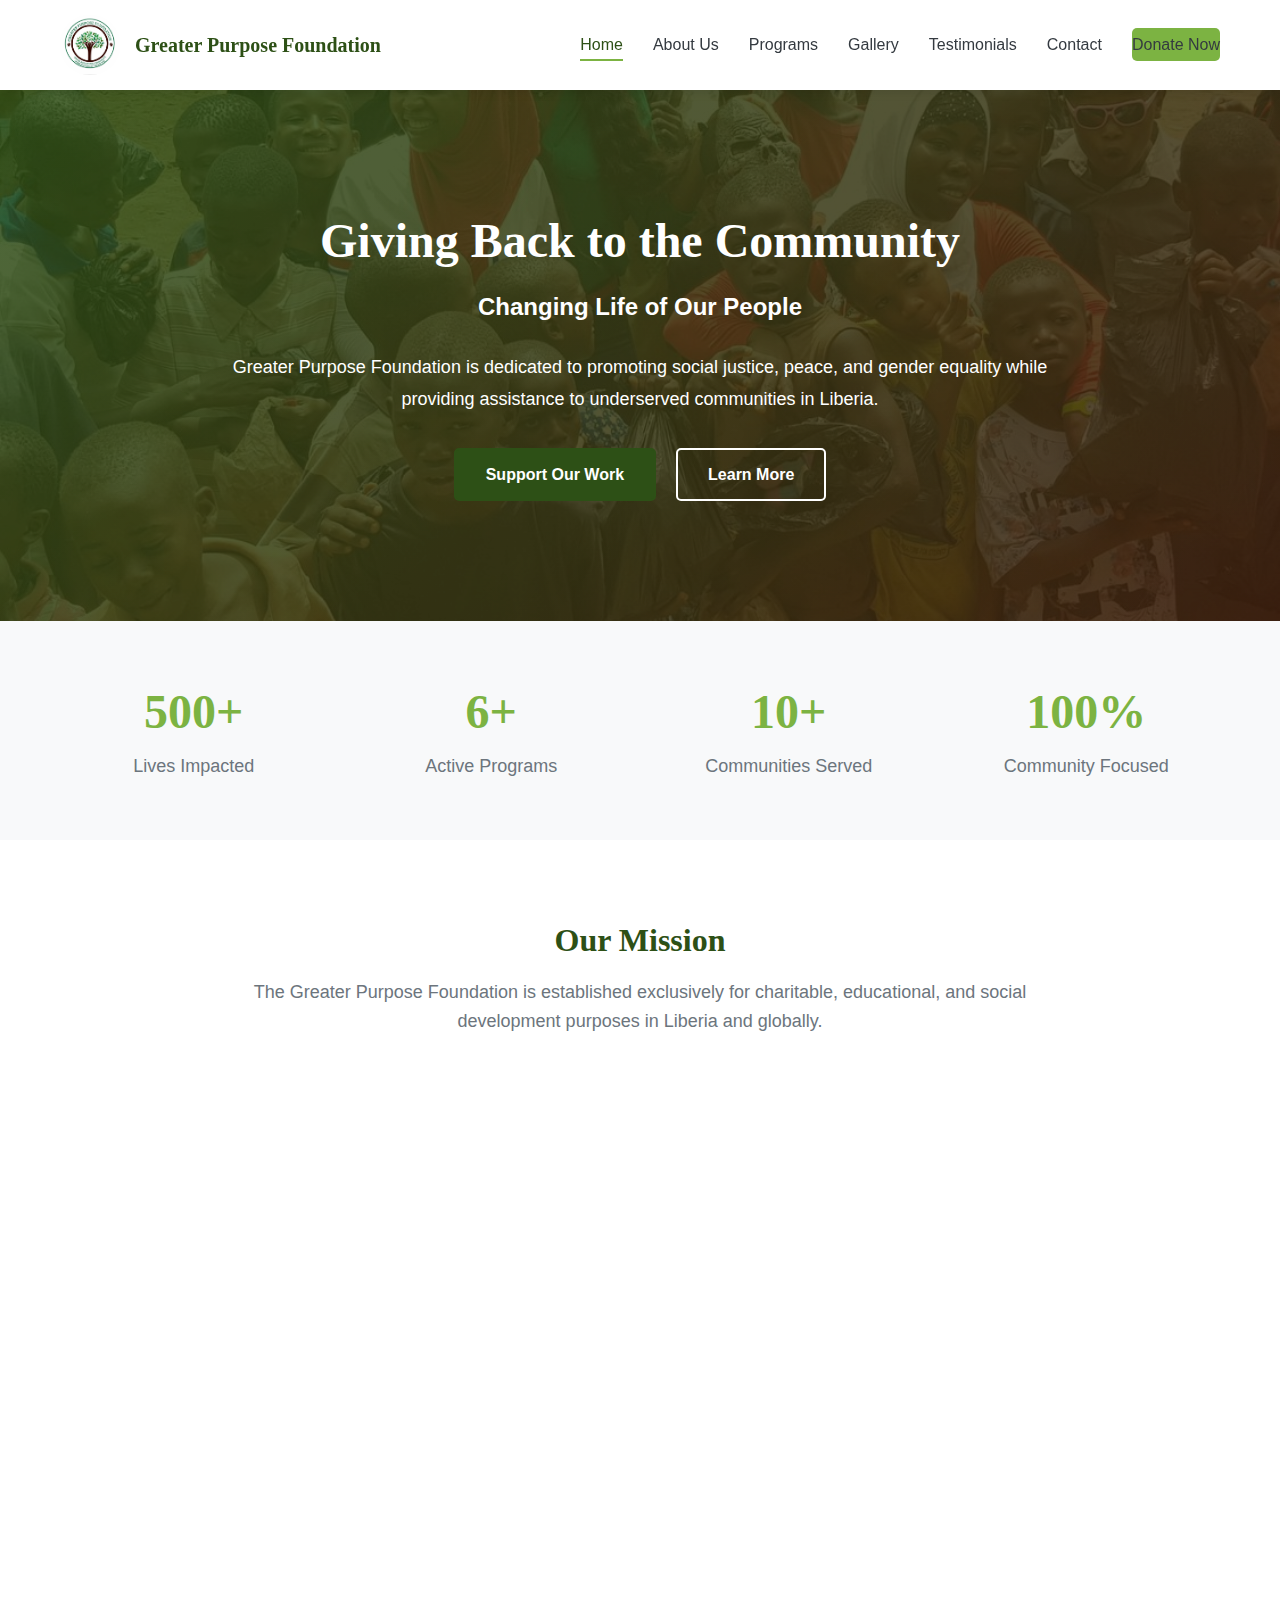
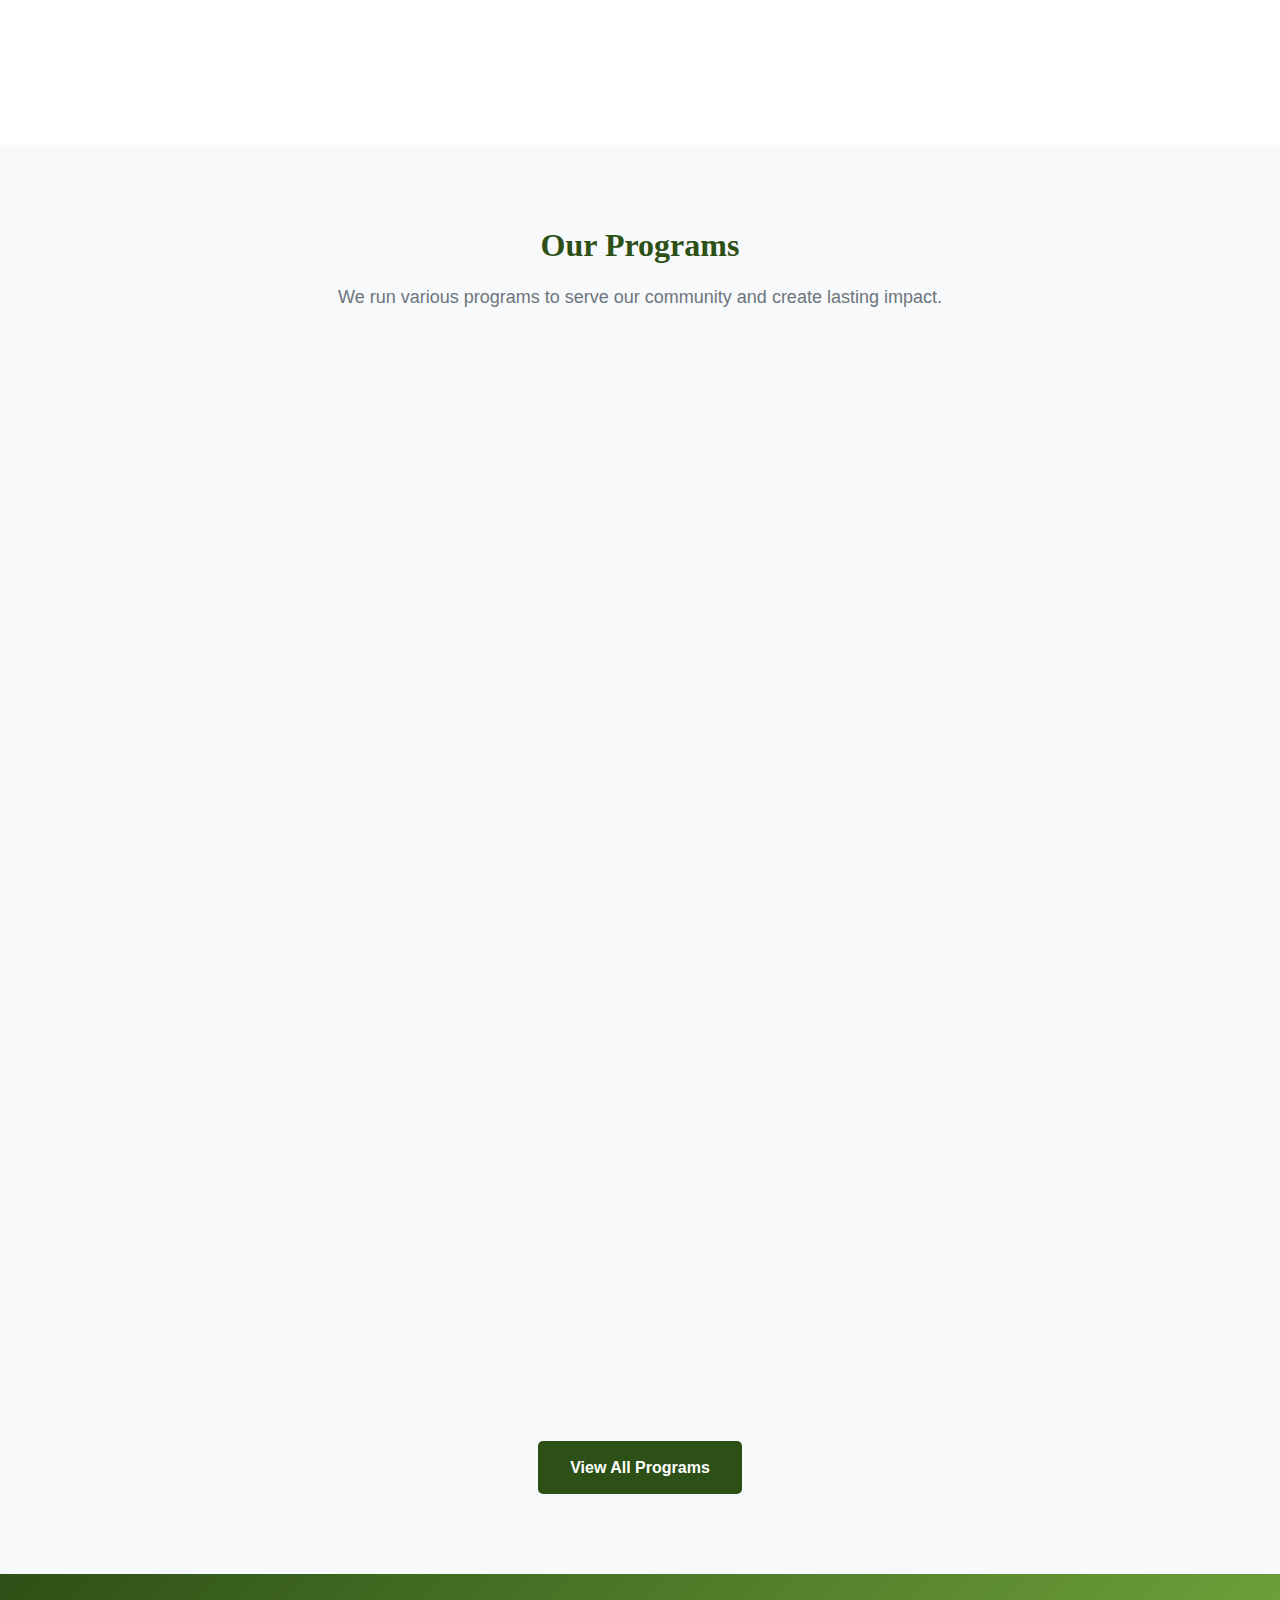
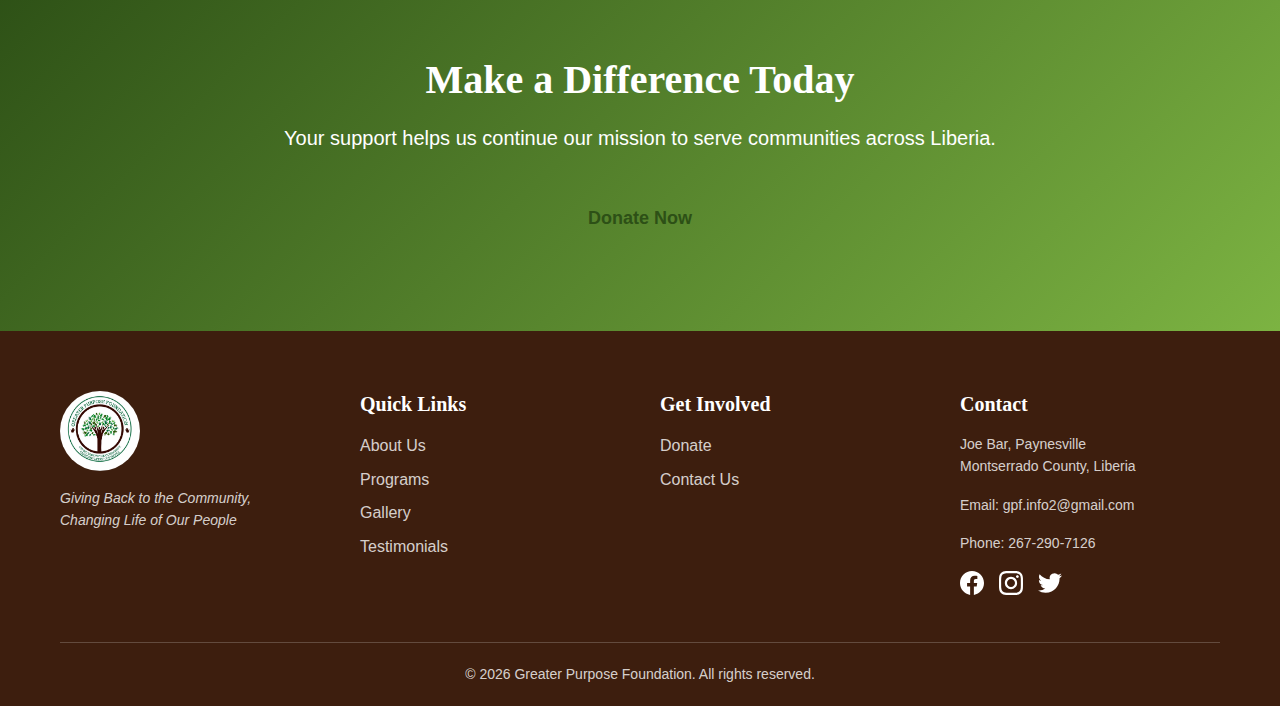
<file: index.html>
<!DOCTYPE html>
<html lang="en">
<head>
    <meta charset="UTF-8">
    <meta name="viewport" content="width=device-width, initial-scale=1.0">
    <meta name="description" content="Greater Purpose Foundation - Giving Back to the Community, Changing Life of Our People. Supporting education, food security, and community development in Liberia.">
    <meta name="keywords" content="Greater Purpose Foundation, GPF, Liberia, NGO, charity, humanitarian aid, education, food security">
    <title>Greater Purpose Foundation - Home</title>
    <link rel="stylesheet" href="styles.css">
    <link rel="icon" type="image/x-icon" href="images/logo.jpeg">
</head>
<body>
    <!-- Navigation -->
    <nav class="navbar">
        <div class="container">
            <div class="nav-wrapper">
                <a href="index.html" class="logo">
                    <img src="images/logo.jpeg" alt="GPF Logo">
                    <span class="logo-text">Greater Purpose Foundation</span>
                </a>
                <button class="mobile-menu-toggle" aria-label="Toggle menu">
                    <span></span>
                    <span></span>
                    <span></span>
                </button>
                <ul class="nav-menu">
                    <li><a href="index.html" class="active">Home</a></li>
                    <li><a href="about.html">About Us</a></li>
                    <li><a href="programs.html">Programs</a></li>
                    <li><a href="gallery.html">Gallery</a></li>
                    <li><a href="testimonials.html">Testimonials</a></li>
                    <li><a href="contact.html">Contact</a></li>
                    <li><a href="donate.html" class="btn-donate">Donate Now</a></li>
                </ul>
            </div>
        </div>
    </nav>

    <!-- Hero Section -->
    <section class="hero">
        <div class="hero-overlay"></div>
        <div class="container hero-content">
            <h1>Giving Back to the Community</h1>
            <p class="hero-subtitle">Changing Life of Our People</p>
            <p class="hero-description">Greater Purpose Foundation is dedicated to promoting social justice, peace, and gender equality while providing assistance to underserved communities in Liberia.</p>
            <div class="hero-buttons">
                <a href="donate.html" class="btn btn-primary">Support Our Work</a>
                <a href="about.html" class="btn btn-secondary">Learn More</a>
            </div>
        </div>
    </section>

    <!-- Impact Stats -->
    <section class="impact-stats">
        <div class="container">
            <div class="stats-grid">
                <div class="stat-item">
                    <h3>500+</h3>
                    <p>Lives Impacted</p>
                </div>
                <div class="stat-item">
                    <h3>6+</h3>
                    <p>Active Programs</p>
                </div>
                <div class="stat-item">
                    <h3>10+</h3>
                    <p>Communities Served</p>
                </div>
                <div class="stat-item">
                    <h3>100%</h3>
                    <p>Community Focused</p>
                </div>
            </div>
        </div>
    </section>

    <!-- Our Mission -->
    <section class="mission">
        <div class="container">
            <h2>Our Mission</h2>
            <p class="section-intro">The Greater Purpose Foundation is established exclusively for charitable, educational, and social development purposes in Liberia and globally.</p>
            <div class="mission-grid">
                <div class="mission-item">
                    <div class="mission-icon">
                        <svg width="60" height="60" viewBox="0 0 24 24" fill="none" stroke="currentColor" stroke-width="2">
                            <path d="M22 10v6M2 10l10-5 10 5-10 5z"/>
                            <path d="M6 12v5c3 3 9 3 12 0v-5"/>
                        </svg>
                    </div>
                    <h3>Education</h3>
                    <p>Supporting education and empowerment for high school students and underserved communities.</p>
                </div>
                <div class="mission-item">
                    <div class="mission-icon">
                        <svg width="60" height="60" viewBox="0 0 24 24" fill="none" stroke="currentColor" stroke-width="2">
                            <path d="M17 21v-2a4 4 0 0 0-4-4H5a4 4 0 0 0-4 4v2"/>
                            <circle cx="9" cy="7" r="4"/>
                            <path d="M23 21v-2a4 4 0 0 0-3-3.87"/>
                            <path d="M16 3.13a4 4 0 0 1 0 7.75"/>
                        </svg>
                    </div>
                    <h3>Social Justice</h3>
                    <p>Promoting social justice, peace, and gender equality in Liberia.</p>
                </div>
                <div class="mission-item">
                    <div class="mission-icon">
                        <svg width="60" height="60" viewBox="0 0 24 24" fill="none" stroke="currentColor" stroke-width="2">
                            <path d="M20 7h-9"/>
                            <path d="M14 17H5"/>
                            <circle cx="17" cy="17" r="3"/>
                            <circle cx="7" cy="7" r="3"/>
                        </svg>
                    </div>
                    <h3>Food Security</h3>
                    <p>Providing humanitarian aid and food assistance to vulnerable populations.</p>
                </div>
                <div class="mission-item">
                    <div class="mission-icon">
                        <svg width="60" height="60" viewBox="0 0 24 24" fill="none" stroke="currentColor" stroke-width="2">
                            <path d="M16 21v-2a4 4 0 0 0-4-4H5a4 4 0 0 0-4 4v2"/>
                            <circle cx="8.5" cy="7" r="4"/>
                            <path d="M20 8v6M23 11h-6"/>
                        </svg>
                    </div>
                    <h3>Women Empowerment</h3>
                    <p>Enhancing women's participation in governance and decision-making roles.</p>
                </div>
            </div>
        </div>
    </section>

    <!-- Featured Programs -->
    <section class="featured-programs">
        <div class="container">
            <h2>Our Programs</h2>
            <p class="section-intro">We run various programs to serve our community and create lasting impact.</p>
            <div class="programs-grid">
                <div class="program-card">
                    <img src="images/food-distribution1.jpeg" alt="Ramadan Feeding Program">
                    <div class="program-content">
                        <h3>Ramadan Feeding Program</h3>
                        <p>Providing meals to less fortunate people in various communities during the holy month of Ramadan.</p>
                        <a href="programs.html#ramadan" class="btn btn-outline">Learn More</a>
                    </div>
                </div>
                <div class="program-card">
                    <img src="images/classroom1.jpeg" alt="Day of the African Child">
                    <div class="program-content">
                        <h3>Day of the African Child</h3>
                        <p>Celebrating and empowering African children through education and community activities.</p>
                        <a href="programs.html#african-child" class="btn btn-outline">Learn More</a>
                    </div>
                </div>
                <div class="program-card">
                    <img src="images/community-outreach.jpeg" alt="Holiday Programs">
                    <div class="program-content">
                        <h3>Easter & Christmas Programs</h3>
                        <p>Bringing joy to children through gift distributions and community celebrations.</p>
                        <a href="programs.html#holiday" class="btn btn-outline">Learn More</a>
                    </div>
                </div>
                <div class="program-card">
                    <img src="images/classroom2.jpeg" alt="Education Support">
                    <div class="program-content">
                        <h3>Education Support</h3>
                        <p>Supporting high school students with resources and mentorship for academic success.</p>
                        <a href="programs.html#education" class="btn btn-outline">Learn More</a>
                    </div>
                </div>
            </div>
            <div class="text-center">
                <a href="programs.html" class="btn btn-primary">View All Programs</a>
            </div>
        </div>
    </section>

    <!-- Call to Action -->
    <section class="cta">
        <div class="container">
            <h2>Make a Difference Today</h2>
            <p>Your support helps us continue our mission to serve communities across Liberia.</p>
            <a href="donate.html" class="btn btn-large">Donate Now</a>
        </div>
    </section>

    <!-- Footer -->
    <footer class="footer">
        <div class="container">
            <div class="footer-grid">
                <div class="footer-col">
                    <img src="images/logo.jpeg" alt="GPF Logo" class="footer-logo">
                    <p class="footer-tagline">Giving Back to the Community,<br>Changing Life of Our People</p>
                </div>
                <div class="footer-col">
                    <h4>Quick Links</h4>
                    <ul>
                        <li><a href="about.html">About Us</a></li>
                        <li><a href="programs.html">Programs</a></li>
                        <li><a href="gallery.html">Gallery</a></li>
                        <li><a href="testimonials.html">Testimonials</a></li>
                    </ul>
                </div>
                <div class="footer-col">
                    <h4>Get Involved</h4>
                    <ul>
                        <li><a href="donate.html">Donate</a></li>
                        <li><a href="contact.html">Contact Us</a></li>
                    </ul>
                </div>
                <div class="footer-col">
                    <h4>Contact</h4>
                    <p>Joe Bar, Paynesville<br>Montserrado County, Liberia</p>
                    <p>Email: <a href="mailto:gpf.info2@gmail.com">gpf.info2@gmail.com</a></p>
                    <p>Phone: <a href="tel:+2672907126">267-290-7126</a></p>
                    <div class="social-links">
                        <!-- EDIT: Add your social media links -->
                        <a href="#" aria-label="Facebook"><svg width="24" height="24" fill="currentColor"><use href="#facebook-icon"></use></svg></a>
                        <a href="#" aria-label="Instagram"><svg width="24" height="24" fill="currentColor"><use href="#instagram-icon"></use></svg></a>
                        <a href="#" aria-label="Twitter"><svg width="24" height="24" fill="currentColor"><use href="#twitter-icon"></use></svg></a>
                    </div>
                </div>
            </div>
            <div class="footer-bottom">
                <p>&copy; 2026 Greater Purpose Foundation. All rights reserved.</p>
            </div>
        </div>
    </footer>

    <!-- Hidden SVG Icons -->
    <svg style="display: none;">
        <symbol id="facebook-icon" viewBox="0 0 24 24">
            <path d="M24 12.073c0-6.627-5.373-12-12-12s-12 5.373-12 12c0 5.99 4.388 10.954 10.125 11.854v-8.385H7.078v-3.47h3.047V9.43c0-3.007 1.792-4.669 4.533-4.669 1.312 0 2.686.235 2.686.235v2.953H15.83c-1.491 0-1.956.925-1.956 1.874v2.25h3.328l-.532 3.47h-2.796v8.385C19.612 23.027 24 18.062 24 12.073z"/>
        </symbol>
        <symbol id="instagram-icon" viewBox="0 0 24 24">
            <path d="M12 2.163c3.204 0 3.584.012 4.85.07 3.252.148 4.771 1.691 4.919 4.919.058 1.265.069 1.645.069 4.849 0 3.205-.012 3.584-.069 4.849-.149 3.225-1.664 4.771-4.919 4.919-1.266.058-1.644.07-4.85.07-3.204 0-3.584-.012-4.849-.07-3.26-.149-4.771-1.699-4.919-4.92-.058-1.265-.07-1.644-.07-4.849 0-3.204.013-3.583.07-4.849.149-3.227 1.664-4.771 4.919-4.919 1.266-.057 1.645-.069 4.849-.069zm0-2.163c-3.259 0-3.667.014-4.947.072-4.358.2-6.78 2.618-6.98 6.98-.059 1.281-.073 1.689-.073 4.948 0 3.259.014 3.668.072 4.948.2 4.358 2.618 6.78 6.98 6.98 1.281.058 1.689.072 4.948.072 3.259 0 3.668-.014 4.948-.072 4.354-.2 6.782-2.618 6.979-6.98.059-1.28.073-1.689.073-4.948 0-3.259-.014-3.667-.072-4.947-.196-4.354-2.617-6.78-6.979-6.98-1.281-.059-1.69-.073-4.949-.073zm0 5.838c-3.403 0-6.162 2.759-6.162 6.162s2.759 6.163 6.162 6.163 6.162-2.759 6.162-6.163c0-3.403-2.759-6.162-6.162-6.162zm0 10.162c-2.209 0-4-1.79-4-4 0-2.209 1.791-4 4-4s4 1.791 4 4c0 2.21-1.791 4-4 4zm6.406-11.845c-.796 0-1.441.645-1.441 1.44s.645 1.44 1.441 1.44c.795 0 1.439-.645 1.439-1.44s-.644-1.44-1.439-1.44z"/>
        </symbol>
        <symbol id="twitter-icon" viewBox="0 0 24 24">
            <path d="M23.953 4.57a10 10 0 01-2.825.775 4.958 4.958 0 002.163-2.723c-.951.555-2.005.959-3.127 1.184a4.92 4.92 0 00-8.384 4.482C7.69 8.095 4.067 6.13 1.64 3.162a4.822 4.822 0 00-.666 2.475c0 1.71.87 3.213 2.188 4.096a4.904 4.904 0 01-2.228-.616v.06a4.923 4.923 0 003.946 4.827 4.996 4.996 0 01-2.212.085 4.936 4.936 0 004.604 3.417 9.867 9.867 0 01-6.102 2.105c-.39 0-.779-.023-1.17-.067a13.995 13.995 0 007.557 2.209c9.053 0 13.998-7.496 13.998-13.985 0-.21 0-.42-.015-.63A9.935 9.935 0 0024 4.59z"/>
        </symbol>
    </svg>

    <script src="script.js"></script>
</body>
</html>
</file>
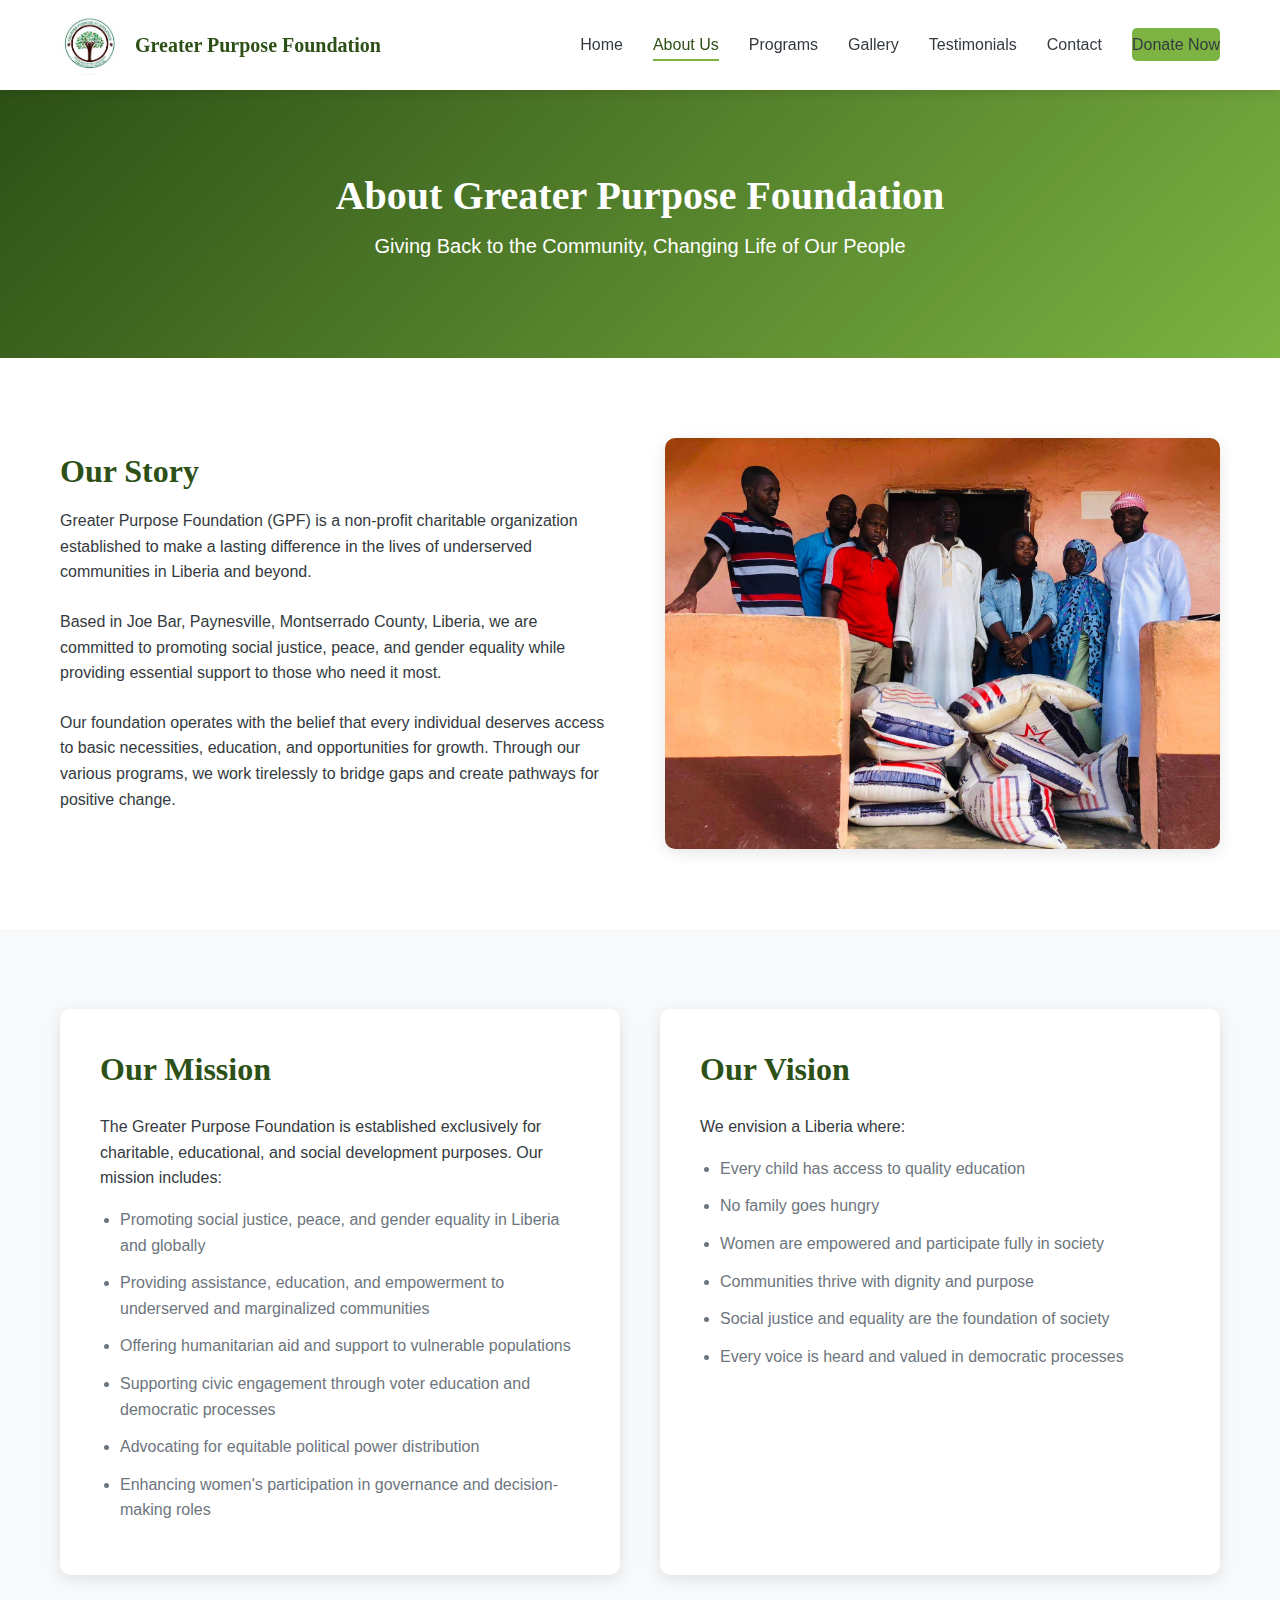
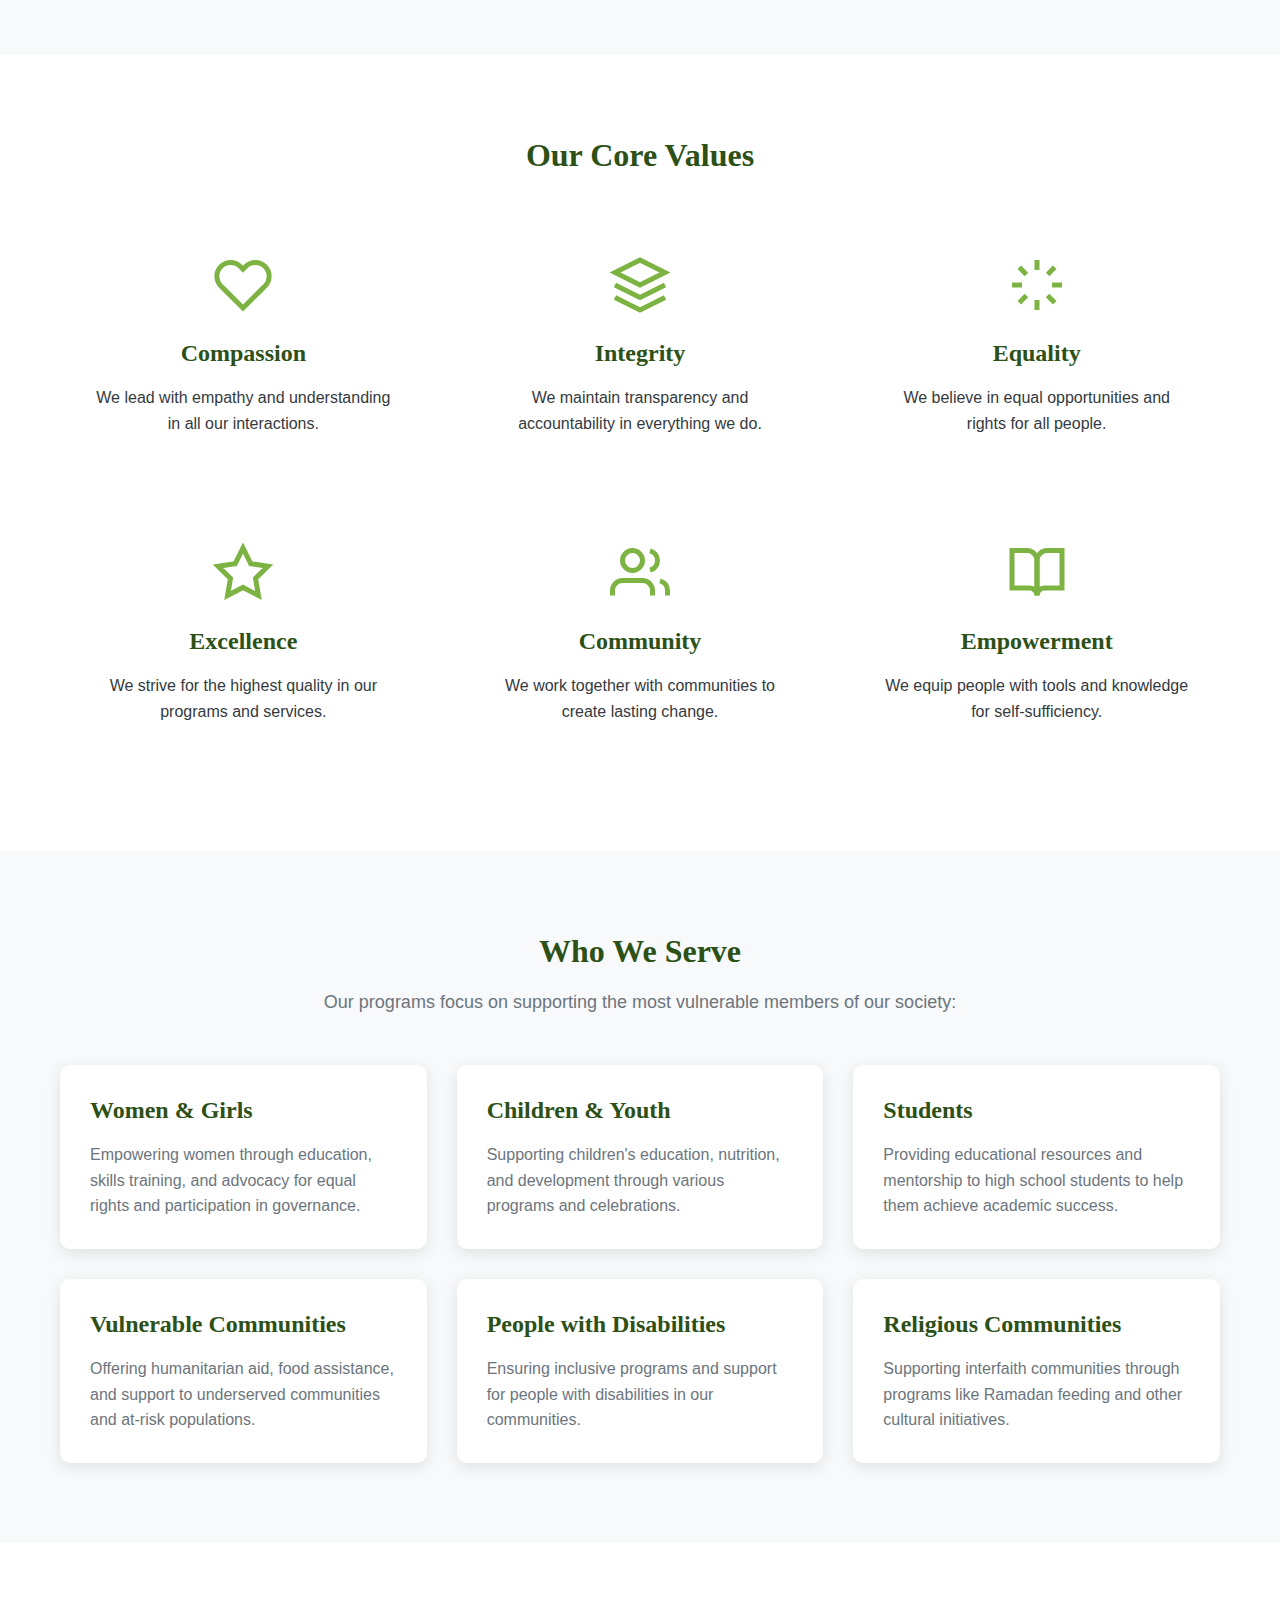
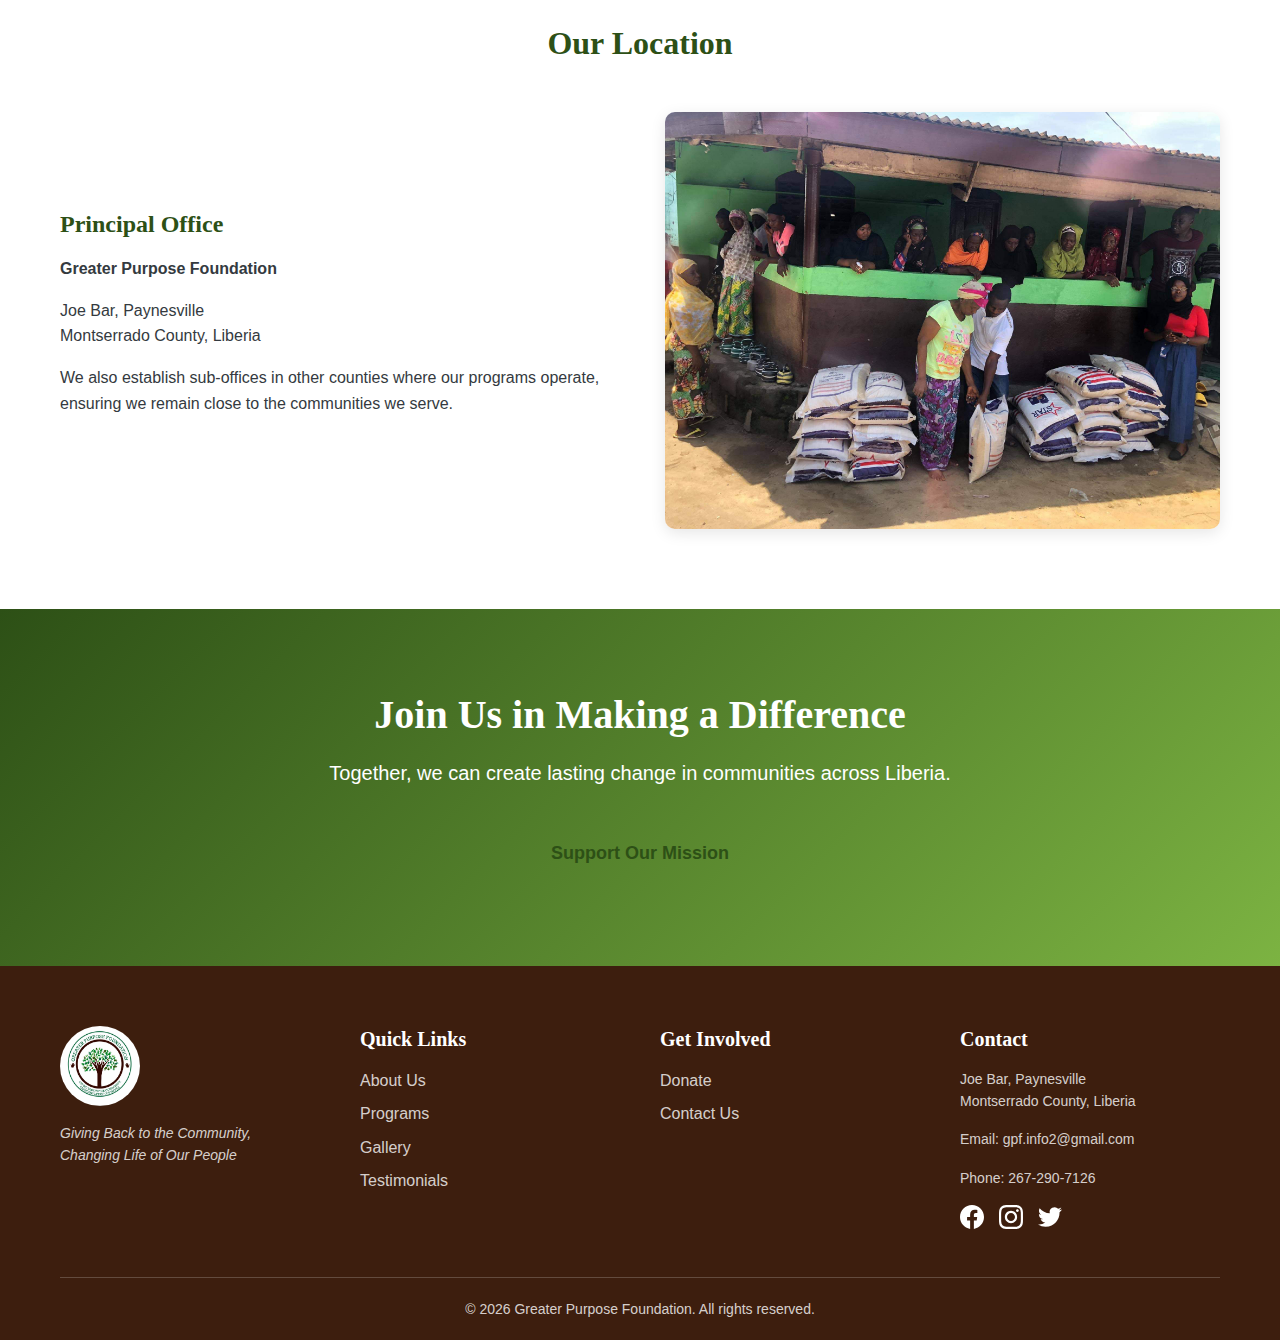
<file: about.html>
<!DOCTYPE html>
<html lang="en">
<head>
    <meta charset="UTF-8">
    <meta name="viewport" content="width=device-width, initial-scale=1.0">
    <meta name="description" content="Learn about Greater Purpose Foundation - our mission, vision, and commitment to changing lives in Liberia.">
    <title>About Us - Greater Purpose Foundation</title>
    <link rel="stylesheet" href="styles.css">
    <link rel="icon" type="image/x-icon" href="images/logo.jpeg">
</head>
<body>
    <!-- Navigation -->
    <nav class="navbar">
        <div class="container">
            <div class="nav-wrapper">
                <a href="index.html" class="logo">
                    <img src="images/logo.jpeg" alt="GPF Logo">
                    <span class="logo-text">Greater Purpose Foundation</span>
                </a>
                <button class="mobile-menu-toggle" aria-label="Toggle menu">
                    <span></span>
                    <span></span>
                    <span></span>
                </button>
                <ul class="nav-menu">
                    <li><a href="index.html">Home</a></li>
                    <li><a href="about.html" class="active">About Us</a></li>
                    <li><a href="programs.html">Programs</a></li>
                    <li><a href="gallery.html">Gallery</a></li>
                    <li><a href="testimonials.html">Testimonials</a></li>
                    <li><a href="contact.html">Contact</a></li>
                    <li><a href="donate.html" class="btn-donate">Donate Now</a></li>
                </ul>
            </div>
        </div>
    </nav>

    <!-- Page Header -->
    <section class="page-header">
        <div class="container">
            <h1>About Greater Purpose Foundation</h1>
            <p>Giving Back to the Community, Changing Life of Our People</p>
        </div>
    </section>

    <!-- Our Story -->
    <section class="our-story">
        <div class="container">
            <div class="content-grid">
                <div class="content-text">
                    <h2>Our Story</h2>
                    <p>Greater Purpose Foundation (GPF) is a non-profit charitable organization established to make a lasting difference in the lives of underserved communities in Liberia and beyond.</p>
                    <p>Based in Joe Bar, Paynesville, Montserrado County, Liberia, we are committed to promoting social justice, peace, and gender equality while providing essential support to those who need it most.</p>
                    <p>Our foundation operates with the belief that every individual deserves access to basic necessities, education, and opportunities for growth. Through our various programs, we work tirelessly to bridge gaps and create pathways for positive change.</p>
                </div>
                <div class="content-image">
                    <img src="images/team.jpeg" alt="GPF Team">
                </div>
            </div>
        </div>
    </section>

    <!-- Mission & Vision -->
    <section class="mission-vision">
        <div class="container">
            <div class="mv-grid">
                <div class="mv-card">
                    <h2>Our Mission</h2>
                    <p>The Greater Purpose Foundation is established exclusively for charitable, educational, and social development purposes. Our mission includes:</p>
                    <ul>
                        <li>Promoting social justice, peace, and gender equality in Liberia and globally</li>
                        <li>Providing assistance, education, and empowerment to underserved and marginalized communities</li>
                        <li>Offering humanitarian aid and support to vulnerable populations</li>
                        <li>Supporting civic engagement through voter education and democratic processes</li>
                        <li>Advocating for equitable political power distribution</li>
                        <li>Enhancing women's participation in governance and decision-making roles</li>
                    </ul>
                </div>
                <div class="mv-card">
                    <h2>Our Vision</h2>
                    <p>We envision a Liberia where:</p>
                    <ul>
                        <li>Every child has access to quality education</li>
                        <li>No family goes hungry</li>
                        <li>Women are empowered and participate fully in society</li>
                        <li>Communities thrive with dignity and purpose</li>
                        <li>Social justice and equality are the foundation of society</li>
                        <li>Every voice is heard and valued in democratic processes</li>
                    </ul>
                </div>
            </div>
        </div>
    </section>

    <!-- Core Values -->
    <section class="core-values">
        <div class="container">
            <h2>Our Core Values</h2>
            <div class="values-grid">
                <div class="value-item">
                    <div class="value-icon">
                        <svg width="60" height="60" viewBox="0 0 24 24" fill="none" stroke="currentColor" stroke-width="2">
                            <path d="M20.84 4.61a5.5 5.5 0 0 0-7.78 0L12 5.67l-1.06-1.06a5.5 5.5 0 0 0-7.78 7.78l1.06 1.06L12 21.23l7.78-7.78 1.06-1.06a5.5 5.5 0 0 0 0-7.78z"/>
                        </svg>
                    </div>
                    <h3>Compassion</h3>
                    <p>We lead with empathy and understanding in all our interactions.</p>
                </div>
                <div class="value-item">
                    <div class="value-icon">
                        <svg width="60" height="60" viewBox="0 0 24 24" fill="none" stroke="currentColor" stroke-width="2">
                            <path d="M12 2L2 7l10 5 10-5-10-5z"/>
                            <path d="M2 17l10 5 10-5"/>
                            <path d="M2 12l10 5 10-5"/>
                        </svg>
                    </div>
                    <h3>Integrity</h3>
                    <p>We maintain transparency and accountability in everything we do.</p>
                </div>
                <div class="value-item">
                    <div class="value-icon">
                        <svg width="60" height="60" viewBox="0 0 24 24" fill="none" stroke="currentColor" stroke-width="2">
                            <line x1="12" y1="2" x2="12" y2="6"/>
                            <line x1="12" y1="18" x2="12" y2="22"/>
                            <line x1="4.93" y1="4.93" x2="7.76" y2="7.76"/>
                            <line x1="16.24" y1="16.24" x2="19.07" y2="19.07"/>
                            <line x1="2" y1="12" x2="6" y2="12"/>
                            <line x1="18" y1="12" x2="22" y2="12"/>
                            <line x1="4.93" y1="19.07" x2="7.76" y2="16.24"/>
                            <line x1="16.24" y1="7.76" x2="19.07" y2="4.93"/>
                        </svg>
                    </div>
                    <h3>Equality</h3>
                    <p>We believe in equal opportunities and rights for all people.</p>
                </div>
                <div class="value-item">
                    <div class="value-icon">
                        <svg width="60" height="60" viewBox="0 0 24 24" fill="none" stroke="currentColor" stroke-width="2">
                            <polygon points="12 2 15.09 8.26 22 9.27 17 14.14 18.18 21.02 12 17.77 5.82 21.02 7 14.14 2 9.27 8.91 8.26 12 2"/>
                        </svg>
                    </div>
                    <h3>Excellence</h3>
                    <p>We strive for the highest quality in our programs and services.</p>
                </div>
                <div class="value-item">
                    <div class="value-icon">
                        <svg width="60" height="60" viewBox="0 0 24 24" fill="none" stroke="currentColor" stroke-width="2">
                            <path d="M17 21v-2a4 4 0 0 0-4-4H5a4 4 0 0 0-4 4v2"/>
                            <circle cx="9" cy="7" r="4"/>
                            <path d="M23 21v-2a4 4 0 0 0-3-3.87"/>
                            <path d="M16 3.13a4 4 0 0 1 0 7.75"/>
                        </svg>
                    </div>
                    <h3>Community</h3>
                    <p>We work together with communities to create lasting change.</p>
                </div>
                <div class="value-item">
                    <div class="value-icon">
                        <svg width="60" height="60" viewBox="0 0 24 24" fill="none" stroke="currentColor" stroke-width="2">
                            <path d="M2 3h6a4 4 0 0 1 4 4v14a3 3 0 0 0-3-3H2z"/>
                            <path d="M22 3h-6a4 4 0 0 0-4 4v14a3 3 0 0 1 3-3h7z"/>
                        </svg>
                    </div>
                    <h3>Empowerment</h3>
                    <p>We equip people with tools and knowledge for self-sufficiency.</p>
                </div>
            </div>
        </div>
    </section>

    <!-- Who We Serve -->
    <section class="who-we-serve">
        <div class="container">
            <h2>Who We Serve</h2>
            <p class="section-intro">Our programs focus on supporting the most vulnerable members of our society:</p>
            <div class="serve-grid">
                <div class="serve-card">
                    <h3>Women & Girls</h3>
                    <p>Empowering women through education, skills training, and advocacy for equal rights and participation in governance.</p>
                </div>
                <div class="serve-card">
                    <h3>Children & Youth</h3>
                    <p>Supporting children's education, nutrition, and development through various programs and celebrations.</p>
                </div>
                <div class="serve-card">
                    <h3>Students</h3>
                    <p>Providing educational resources and mentorship to high school students to help them achieve academic success.</p>
                </div>
                <div class="serve-card">
                    <h3>Vulnerable Communities</h3>
                    <p>Offering humanitarian aid, food assistance, and support to underserved communities and at-risk populations.</p>
                </div>
                <div class="serve-card">
                    <h3>People with Disabilities</h3>
                    <p>Ensuring inclusive programs and support for people with disabilities in our communities.</p>
                </div>
                <div class="serve-card">
                    <h3>Religious Communities</h3>
                    <p>Supporting interfaith communities through programs like Ramadan feeding and other cultural initiatives.</p>
                </div>
            </div>
        </div>
    </section>

    <!-- Our Location -->
    <section class="location">
        <div class="container">
            <h2>Our Location</h2>
            <div class="location-content">
                <div class="location-text">
                    <h3>Principal Office</h3>
                    <p><strong>Greater Purpose Foundation</strong></p>
                    <p>Joe Bar, Paynesville<br>
                    Montserrado County, Liberia</p>
                    <p>We also establish sub-offices in other counties where our programs operate, ensuring we remain close to the communities we serve.</p>
                </div>
                <div class="location-image">
                    <img src="images/food-distribution2.jpeg" alt="Community Work">
                </div>
            </div>
        </div>
    </section>

    <!-- Call to Action -->
    <section class="cta">
        <div class="container">
            <h2>Join Us in Making a Difference</h2>
            <p>Together, we can create lasting change in communities across Liberia.</p>
            <a href="donate.html" class="btn btn-large">Support Our Mission</a>
        </div>
    </section>

    <!-- Footer -->
    <footer class="footer">
        <div class="container">
            <div class="footer-grid">
                <div class="footer-col">
                    <img src="images/logo.jpeg" alt="GPF Logo" class="footer-logo">
                    <p class="footer-tagline">Giving Back to the Community,<br>Changing Life of Our People</p>
                </div>
                <div class="footer-col">
                    <h4>Quick Links</h4>
                    <ul>
                        <li><a href="about.html">About Us</a></li>
                        <li><a href="programs.html">Programs</a></li>
                        <li><a href="gallery.html">Gallery</a></li>
                        <li><a href="testimonials.html">Testimonials</a></li>
                    </ul>
                </div>
                <div class="footer-col">
                    <h4>Get Involved</h4>
                    <ul>
                        <li><a href="donate.html">Donate</a></li>
                        <li><a href="contact.html">Contact Us</a></li>
                    </ul>
                </div>
                <div class="footer-col">
                    <h4>Contact</h4>
                    <p>Joe Bar, Paynesville<br>Montserrado County, Liberia</p>
                    <p>Email: <a href="mailto:gpf.info2@gmail.com">gpf.info2@gmail.com</a></p>
                    <p>Phone: <a href="tel:+2672907126">267-290-7126</a></p>
                    <div class="social-links">
                        <!-- EDIT: Add your social media links -->
                        <a href="#" aria-label="Facebook"><svg width="24" height="24" fill="currentColor"><use href="#facebook-icon"></use></svg></a>
                        <a href="#" aria-label="Instagram"><svg width="24" height="24" fill="currentColor"><use href="#instagram-icon"></use></svg></a>
                        <a href="#" aria-label="Twitter"><svg width="24" height="24" fill="currentColor"><use href="#twitter-icon"></use></svg></a>
                    </div>
                </div>
            </div>
            <div class="footer-bottom">
                <p>&copy; 2026 Greater Purpose Foundation. All rights reserved.</p>
            </div>
        </div>
    </footer>

    <!-- Hidden SVG Icons -->
    <svg style="display: none;">
        <symbol id="facebook-icon" viewBox="0 0 24 24">
            <path d="M24 12.073c0-6.627-5.373-12-12-12s-12 5.373-12 12c0 5.99 4.388 10.954 10.125 11.854v-8.385H7.078v-3.47h3.047V9.43c0-3.007 1.792-4.669 4.533-4.669 1.312 0 2.686.235 2.686.235v2.953H15.83c-1.491 0-1.956.925-1.956 1.874v2.25h3.328l-.532 3.47h-2.796v8.385C19.612 23.027 24 18.062 24 12.073z"/>
        </symbol>
        <symbol id="instagram-icon" viewBox="0 0 24 24">
            <path d="M12 2.163c3.204 0 3.584.012 4.85.07 3.252.148 4.771 1.691 4.919 4.919.058 1.265.069 1.645.069 4.849 0 3.205-.012 3.584-.069 4.849-.149 3.225-1.664 4.771-4.919 4.919-1.266.058-1.644.07-4.85.07-3.204 0-3.584-.012-4.849-.07-3.26-.149-4.771-1.699-4.919-4.92-.058-1.265-.07-1.644-.07-4.849 0-3.204.013-3.583.07-4.849.149-3.227 1.664-4.771 4.919-4.919 1.266-.057 1.645-.069 4.849-.069zm0-2.163c-3.259 0-3.667.014-4.947.072-4.358.2-6.78 2.618-6.98 6.98-.059 1.281-.073 1.689-.073 4.948 0 3.259.014 3.668.072 4.948.2 4.358 2.618 6.78 6.98 6.98 1.281.058 1.689.072 4.948.072 3.259 0 3.668-.014 4.948-.072 4.354-.2 6.782-2.618 6.979-6.98.059-1.28.073-1.689.073-4.948 0-3.259-.014-3.667-.072-4.947-.196-4.354-2.617-6.78-6.979-6.98-1.281-.059-1.69-.073-4.949-.073zm0 5.838c-3.403 0-6.162 2.759-6.162 6.162s2.759 6.163 6.162 6.163 6.162-2.759 6.162-6.163c0-3.403-2.759-6.162-6.162-6.162zm0 10.162c-2.209 0-4-1.79-4-4 0-2.209 1.791-4 4-4s4 1.791 4 4c0 2.21-1.791 4-4 4zm6.406-11.845c-.796 0-1.441.645-1.441 1.44s.645 1.44 1.441 1.44c.795 0 1.439-.645 1.439-1.44s-.644-1.44-1.439-1.44z"/>
        </symbol>
        <symbol id="twitter-icon" viewBox="0 0 24 24">
            <path d="M23.953 4.57a10 10 0 01-2.825.775 4.958 4.958 0 002.163-2.723c-.951.555-2.005.959-3.127 1.184a4.92 4.92 0 00-8.384 4.482C7.69 8.095 4.067 6.13 1.64 3.162a4.822 4.822 0 00-.666 2.475c0 1.71.87 3.213 2.188 4.096a4.904 4.904 0 01-2.228-.616v.06a4.923 4.923 0 003.946 4.827 4.996 4.996 0 01-2.212.085 4.936 4.936 0 004.604 3.417 9.867 9.867 0 01-6.102 2.105c-.39 0-.779-.023-1.17-.067a13.995 13.995 0 007.557 2.209c9.053 0 13.998-7.496 13.998-13.985 0-.21 0-.42-.015-.63A9.935 9.935 0 0024 4.59z"/>
        </symbol>
    </svg>

    <script src="script.js"></script>
</body>
</html>
</file>
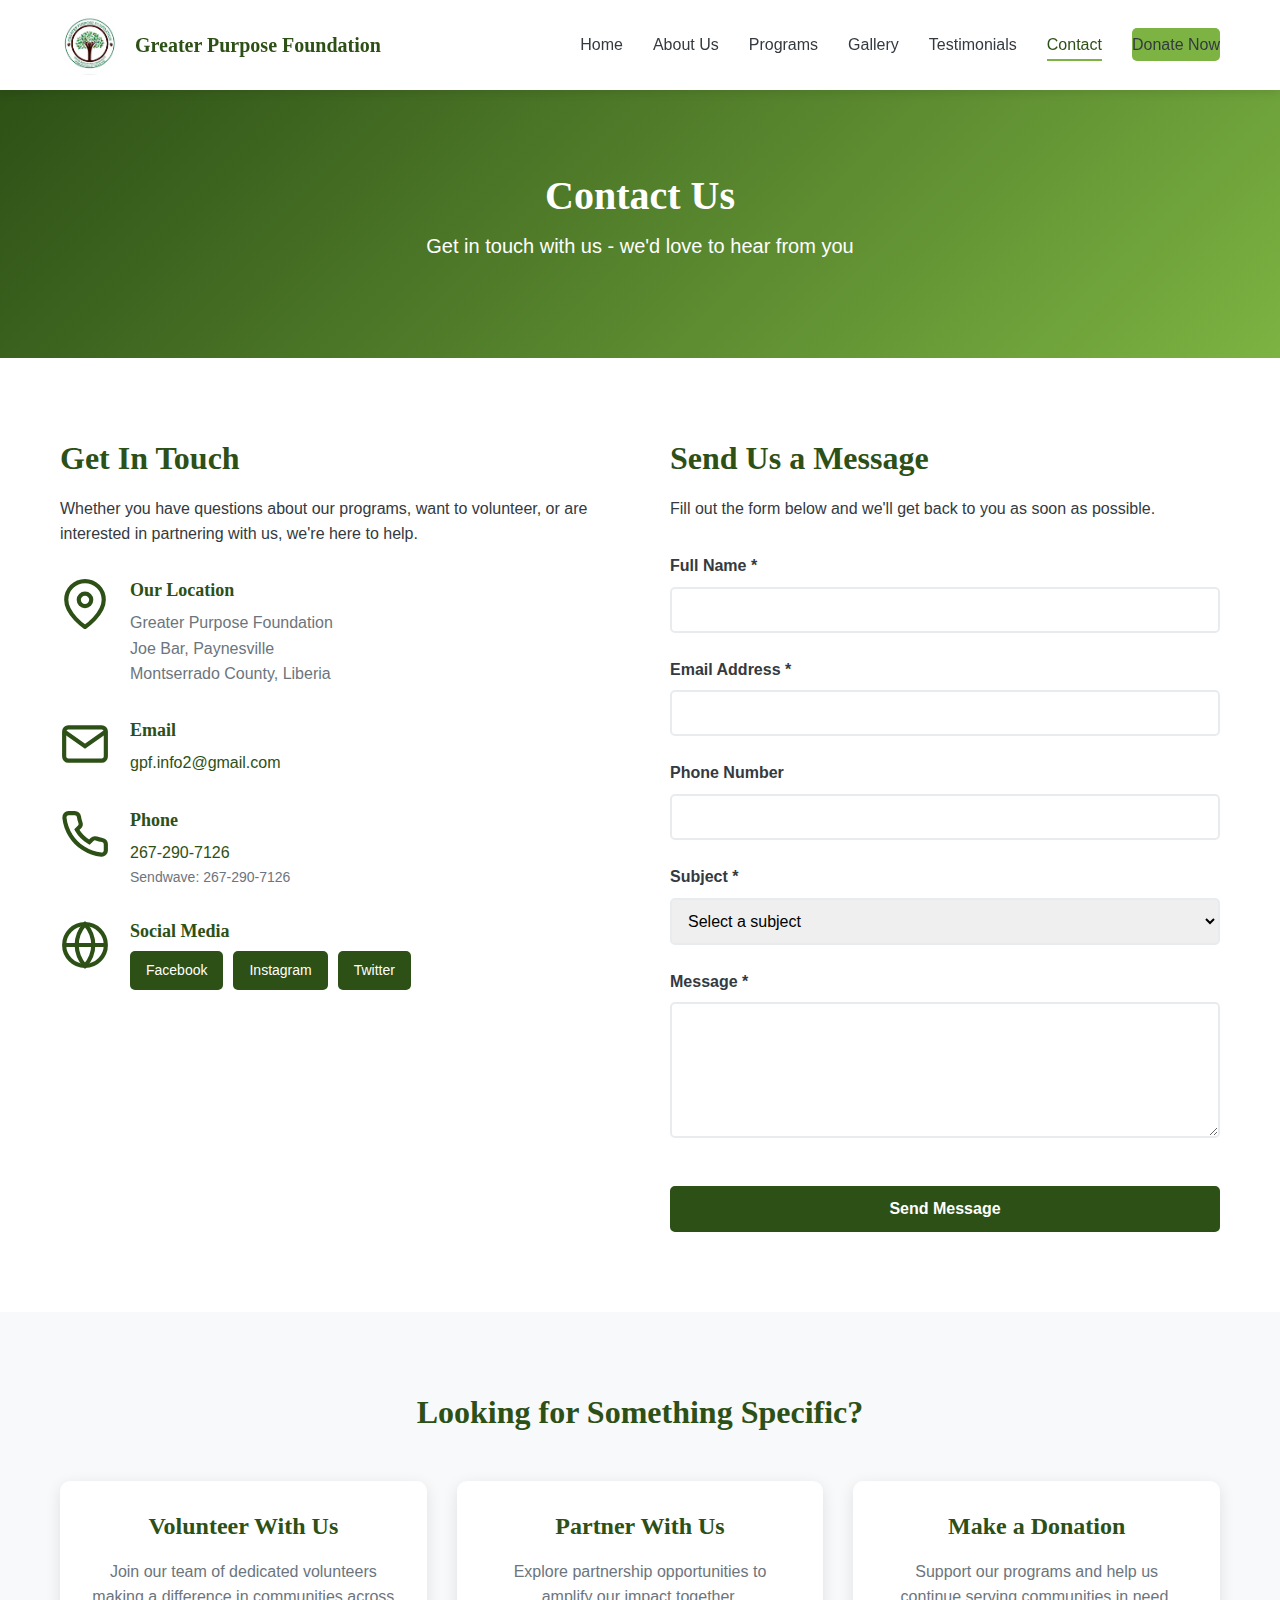
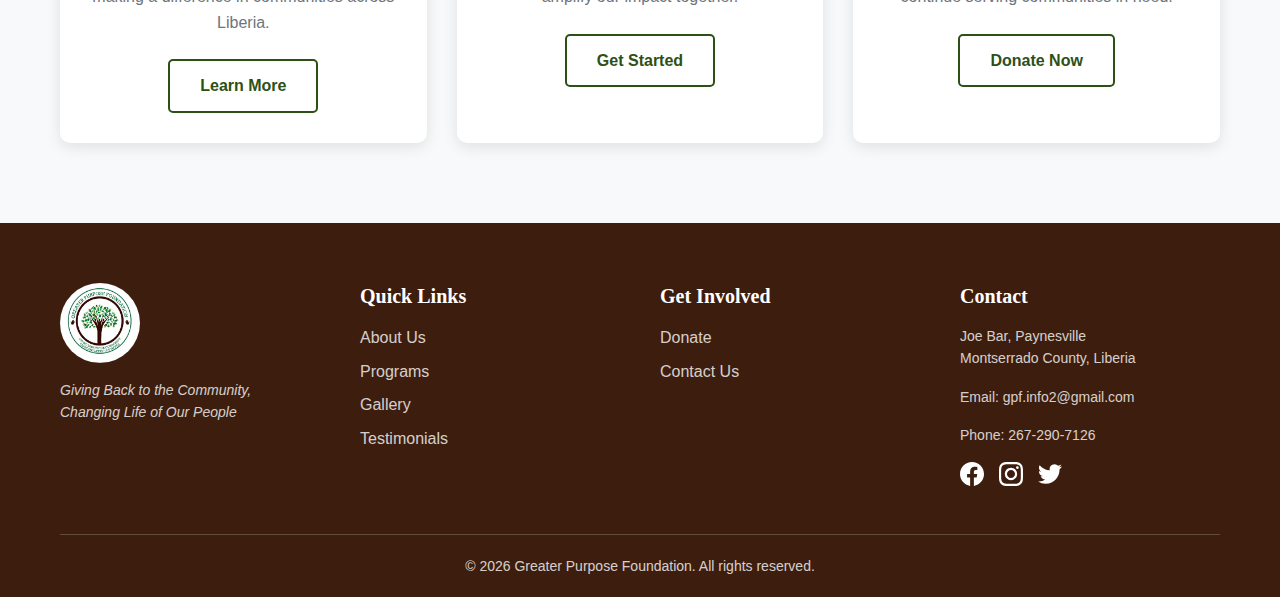
<file: contact.html>
<!DOCTYPE html>
<html lang="en">
<head>
    <meta charset="UTF-8">
    <meta name="viewport" content="width=device-width, initial-scale=1.0">
    <meta name="description" content="Contact Greater Purpose Foundation - Get in touch with us for inquiries, partnerships, or volunteer opportunities.">
    <title>Contact Us - Greater Purpose Foundation</title>
    <link rel="stylesheet" href="styles.css">
    <link rel="icon" type="image/x-icon" href="images/logo.jpeg">
</head>
<body>
    <!-- Navigation -->
    <nav class="navbar">
        <div class="container">
            <div class="nav-wrapper">
                <a href="index.html" class="logo">
                    <img src="images/logo.jpeg" alt="GPF Logo">
                    <span class="logo-text">Greater Purpose Foundation</span>
                </a>
                <button class="mobile-menu-toggle" aria-label="Toggle menu">
                    <span></span>
                    <span></span>
                    <span></span>
                </button>
                <ul class="nav-menu">
                    <li><a href="index.html">Home</a></li>
                    <li><a href="about.html">About Us</a></li>
                    <li><a href="programs.html">Programs</a></li>
                    <li><a href="gallery.html">Gallery</a></li>
                    <li><a href="testimonials.html">Testimonials</a></li>
                    <li><a href="contact.html" class="active">Contact</a></li>
                    <li><a href="donate.html" class="btn-donate">Donate Now</a></li>
                </ul>
            </div>
        </div>
    </nav>

    <!-- Page Header -->
    <section class="page-header">
        <div class="container">
            <h1>Contact Us</h1>
            <p>Get in touch with us - we'd love to hear from you</p>
        </div>
    </section>

    <!-- Contact Section -->
    <section class="contact-section">
        <div class="container">
            <div class="contact-grid">
                <!-- Contact Information -->
                <div class="contact-info">
                    <h2>Get In Touch</h2>
                    <p>Whether you have questions about our programs, want to volunteer, or are interested in partnering with us, we're here to help.</p>
                    
                    <div class="contact-details">
                        <div class="contact-item">
                            <div class="contact-icon">
                                <svg width="50" height="50" viewBox="0 0 24 24" fill="none" stroke="currentColor" stroke-width="2">
                                    <path d="M21 10c0 7-9 13-9 13s-9-6-9-13a9 9 0 0 1 18 0z"/>
                                    <circle cx="12" cy="10" r="3"/>
                                </svg>
                            </div>
                            <div class="contact-text">
                                <h3>Our Location</h3>
                                <p>Greater Purpose Foundation<br>
                                Joe Bar, Paynesville<br>
                                Montserrado County, Liberia</p>
                            </div>
                        </div>

                        <div class="contact-item">
                            <div class="contact-icon">
                                <svg width="50" height="50" viewBox="0 0 24 24" fill="none" stroke="currentColor" stroke-width="2">
                                    <path d="M4 4h16c1.1 0 2 .9 2 2v12c0 1.1-.9 2-2 2H4c-1.1 0-2-.9-2-2V6c0-1.1.9-2 2-2z"/>
                                    <polyline points="22,6 12,13 2,6"/>
                                </svg>
                            </div>
                            <div class="contact-text">
                                <h3>Email</h3>
                                <p><a href="mailto:gpf.info2@gmail.com">gpf.info2@gmail.com</a></p>
                            </div>
                        </div>

                        <div class="contact-item">
                            <div class="contact-icon">
                                <svg width="50" height="50" viewBox="0 0 24 24" fill="none" stroke="currentColor" stroke-width="2">
                                    <path d="M22 16.92v3a2 2 0 0 1-2.18 2 19.79 19.79 0 0 1-8.63-3.07 19.5 19.5 0 0 1-6-6 19.79 19.79 0 0 1-3.07-8.67A2 2 0 0 1 4.11 2h3a2 2 0 0 1 2 1.72 12.84 12.84 0 0 0 .7 2.81 2 2 0 0 1-.45 2.11L8.09 9.91a16 16 0 0 0 6 6l1.27-1.27a2 2 0 0 1 2.11-.45 12.84 12.84 0 0 0 2.81.7A2 2 0 0 1 22 16.92z"/>
                                </svg>
                            </div>
                            <div class="contact-text">
                                <h3>Phone</h3>
                                <p><a href="tel:+2672907126">267-290-7126</a></p>
                                <p class="small-text">Sendwave: 267-290-7126</p>
                            </div>
                        </div>

                        <div class="contact-item">
                            <div class="contact-icon">
                                <svg width="50" height="50" viewBox="0 0 24 24" fill="none" stroke="currentColor" stroke-width="2">
                                    <circle cx="12" cy="12" r="10"/>
                                    <line x1="2" y1="12" x2="22" y2="12"/>
                                    <path d="M12 2a15.3 15.3 0 0 1 4 10 15.3 15.3 0 0 1-4 10 15.3 15.3 0 0 1-4-10 15.3 15.3 0 0 1 4-10z"/>
                                </svg>
                            </div>
                            <div class="contact-text">
                                <h3>Social Media</h3>
                                <div class="contact-social">
                                    <!-- EDIT: Add your actual social media links -->
                                    <a href="#" class="social-btn">Facebook</a>
                                    <a href="#" class="social-btn">Instagram</a>
                                    <a href="#" class="social-btn">Twitter</a>
                                </div>
                            </div>
                        </div>
                    </div>
                </div>

                <!-- Contact Form -->
                <div class="contact-form-wrapper">
                    <h2>Send Us a Message</h2>
                    <p>Fill out the form below and we'll get back to you as soon as possible.</p>
                    
                    <form action="https://formspree.io/f/xpwwgkej" method="POST" class="contact-form">
                        <div class="form-group">
                            <label for="name">Full Name *</label>
                            <input type="text" id="name" name="name" required>
                        </div>

                        <div class="form-group">
                            <label for="email">Email Address *</label>
                            <input type="email" id="email" name="email" required>
                        </div>

                        <div class="form-group">
                            <label for="phone">Phone Number</label>
                            <input type="tel" id="phone" name="phone">
                        </div>

                        <div class="form-group">
                            <label for="subject">Subject *</label>
                            <select id="subject" name="subject" required>
                                <option value="">Select a subject</option>
                                <option value="General Inquiry">General Inquiry</option>
                                <option value="Volunteer Opportunity">Volunteer Opportunity</option>
                                <option value="Partnership">Partnership/Collaboration</option>
                                <option value="Donation Question">Donation Question</option>
                                <option value="Program Information">Program Information</option>
                                <option value="Testimonial">Share a Testimonial</option>
                                <option value="Other">Other</option>
                            </select>
                        </div>

                        <div class="form-group">
                            <label for="message">Message *</label>
                            <textarea id="message" name="message" rows="6" required></textarea>
                        </div>

                        <button type="submit" class="btn btn-primary btn-submit">Send Message</button>
                    </form>
                </div>
            </div>
        </div>
    </section>

    <!-- Quick Actions -->
    <section class="quick-actions">
        <div class="container">
            <h2>Looking for Something Specific?</h2>
            <div class="actions-grid">
                <div class="action-card">
                    <h3>Volunteer With Us</h3>
                    <p>Join our team of dedicated volunteers making a difference in communities across Liberia.</p>
                    <a href="contact.html" class="btn btn-outline">Learn More</a>
                </div>
                <div class="action-card">
                    <h3>Partner With Us</h3>
                    <p>Explore partnership opportunities to amplify our impact together.</p>
                    <a href="contact.html" class="btn btn-outline">Get Started</a>
                </div>
                <div class="action-card">
                    <h3>Make a Donation</h3>
                    <p>Support our programs and help us continue serving communities in need.</p>
                    <a href="donate.html" class="btn btn-outline">Donate Now</a>
                </div>
            </div>
        </div>
    </section>

    <!-- Footer -->
    <footer class="footer">
        <div class="container">
            <div class="footer-grid">
                <div class="footer-col">
                    <img src="images/logo.jpeg" alt="GPF Logo" class="footer-logo">
                    <p class="footer-tagline">Giving Back to the Community,<br>Changing Life of Our People</p>
                </div>
                <div class="footer-col">
                    <h4>Quick Links</h4>
                    <ul>
                        <li><a href="about.html">About Us</a></li>
                        <li><a href="programs.html">Programs</a></li>
                        <li><a href="gallery.html">Gallery</a></li>
                        <li><a href="testimonials.html">Testimonials</a></li>
                    </ul>
                </div>
                <div class="footer-col">
                    <h4>Get Involved</h4>
                    <ul>
                        <li><a href="donate.html">Donate</a></li>
                        <li><a href="contact.html">Contact Us</a></li>
                    </ul>
                </div>
                <div class="footer-col">
                    <h4>Contact</h4>
                    <p>Joe Bar, Paynesville<br>Montserrado County, Liberia</p>
                    <p>Email: <a href="mailto:gpf.info2@gmail.com">gpf.info2@gmail.com</a></p>
                    <p>Phone: <a href="tel:+2672907126">267-290-7126</a></p>
                    <div class="social-links">
                        <!-- EDIT: Add your social media links -->
                        <a href="#" aria-label="Facebook"><svg width="24" height="24" fill="currentColor"><use href="#facebook-icon"></use></svg></a>
                        <a href="#" aria-label="Instagram"><svg width="24" height="24" fill="currentColor"><use href="#instagram-icon"></use></svg></a>
                        <a href="#" aria-label="Twitter"><svg width="24" height="24" fill="currentColor"><use href="#twitter-icon"></use></svg></a>
                    </div>
                </div>
            </div>
            <div class="footer-bottom">
                <p>&copy; 2026 Greater Purpose Foundation. All rights reserved.</p>
            </div>
        </div>
    </footer>

    <!-- Hidden SVG Icons -->
    <svg style="display: none;">
        <symbol id="facebook-icon" viewBox="0 0 24 24">
            <path d="M24 12.073c0-6.627-5.373-12-12-12s-12 5.373-12 12c0 5.99 4.388 10.954 10.125 11.854v-8.385H7.078v-3.47h3.047V9.43c0-3.007 1.792-4.669 4.533-4.669 1.312 0 2.686.235 2.686.235v2.953H15.83c-1.491 0-1.956.925-1.956 1.874v2.25h3.328l-.532 3.47h-2.796v8.385C19.612 23.027 24 18.062 24 12.073z"/>
        </symbol>
        <symbol id="instagram-icon" viewBox="0 0 24 24">
            <path d="M12 2.163c3.204 0 3.584.012 4.85.07 3.252.148 4.771 1.691 4.919 4.919.058 1.265.069 1.645.069 4.849 0 3.205-.012 3.584-.069 4.849-.149 3.225-1.664 4.771-4.919 4.919-1.266.058-1.644.07-4.85.07-3.204 0-3.584-.012-4.849-.07-3.26-.149-4.771-1.699-4.919-4.92-.058-1.265-.07-1.644-.07-4.849 0-3.204.013-3.583.07-4.849.149-3.227 1.664-4.771 4.919-4.919 1.266-.057 1.645-.069 4.849-.069zm0-2.163c-3.259 0-3.667.014-4.947.072-4.358.2-6.78 2.618-6.98 6.98-.059 1.281-.073 1.689-.073 4.948 0 3.259.014 3.668.072 4.948.2 4.358 2.618 6.78 6.98 6.98 1.281.058 1.689.072 4.948.072 3.259 0 3.668-.014 4.948-.072 4.354-.2 6.782-2.618 6.979-6.98.059-1.28.073-1.689.073-4.948 0-3.259-.014-3.667-.072-4.947-.196-4.354-2.617-6.78-6.979-6.98-1.281-.059-1.69-.073-4.949-.073zm0 5.838c-3.403 0-6.162 2.759-6.162 6.162s2.759 6.163 6.162 6.163 6.162-2.759 6.162-6.163c0-3.403-2.759-6.162-6.162-6.162zm0 10.162c-2.209 0-4-1.79-4-4 0-2.209 1.791-4 4-4s4 1.791 4 4c0 2.21-1.791 4-4 4zm6.406-11.845c-.796 0-1.441.645-1.441 1.44s.645 1.44 1.441 1.44c.795 0 1.439-.645 1.439-1.44s-.644-1.44-1.439-1.44z"/>
        </symbol>
        <symbol id="twitter-icon" viewBox="0 0 24 24">
            <path d="M23.953 4.57a10 10 0 01-2.825.775 4.958 4.958 0 002.163-2.723c-.951.555-2.005.959-3.127 1.184a4.92 4.92 0 00-8.384 4.482C7.69 8.095 4.067 6.13 1.64 3.162a4.822 4.822 0 00-.666 2.475c0 1.71.87 3.213 2.188 4.096a4.904 4.904 0 01-2.228-.616v.06a4.923 4.923 0 003.946 4.827 4.996 4.996 0 01-2.212.085 4.936 4.936 0 004.604 3.417 9.867 9.867 0 01-6.102 2.105c-.39 0-.779-.023-1.17-.067a13.995 13.995 0 007.557 2.209c9.053 0 13.998-7.496 13.998-13.985 0-.21 0-.42-.015-.63A9.935 9.935 0 0024 4.59z"/>
        </symbol>
    </svg>

    <script src="script.js"></script>
</body>
</html>
</file>
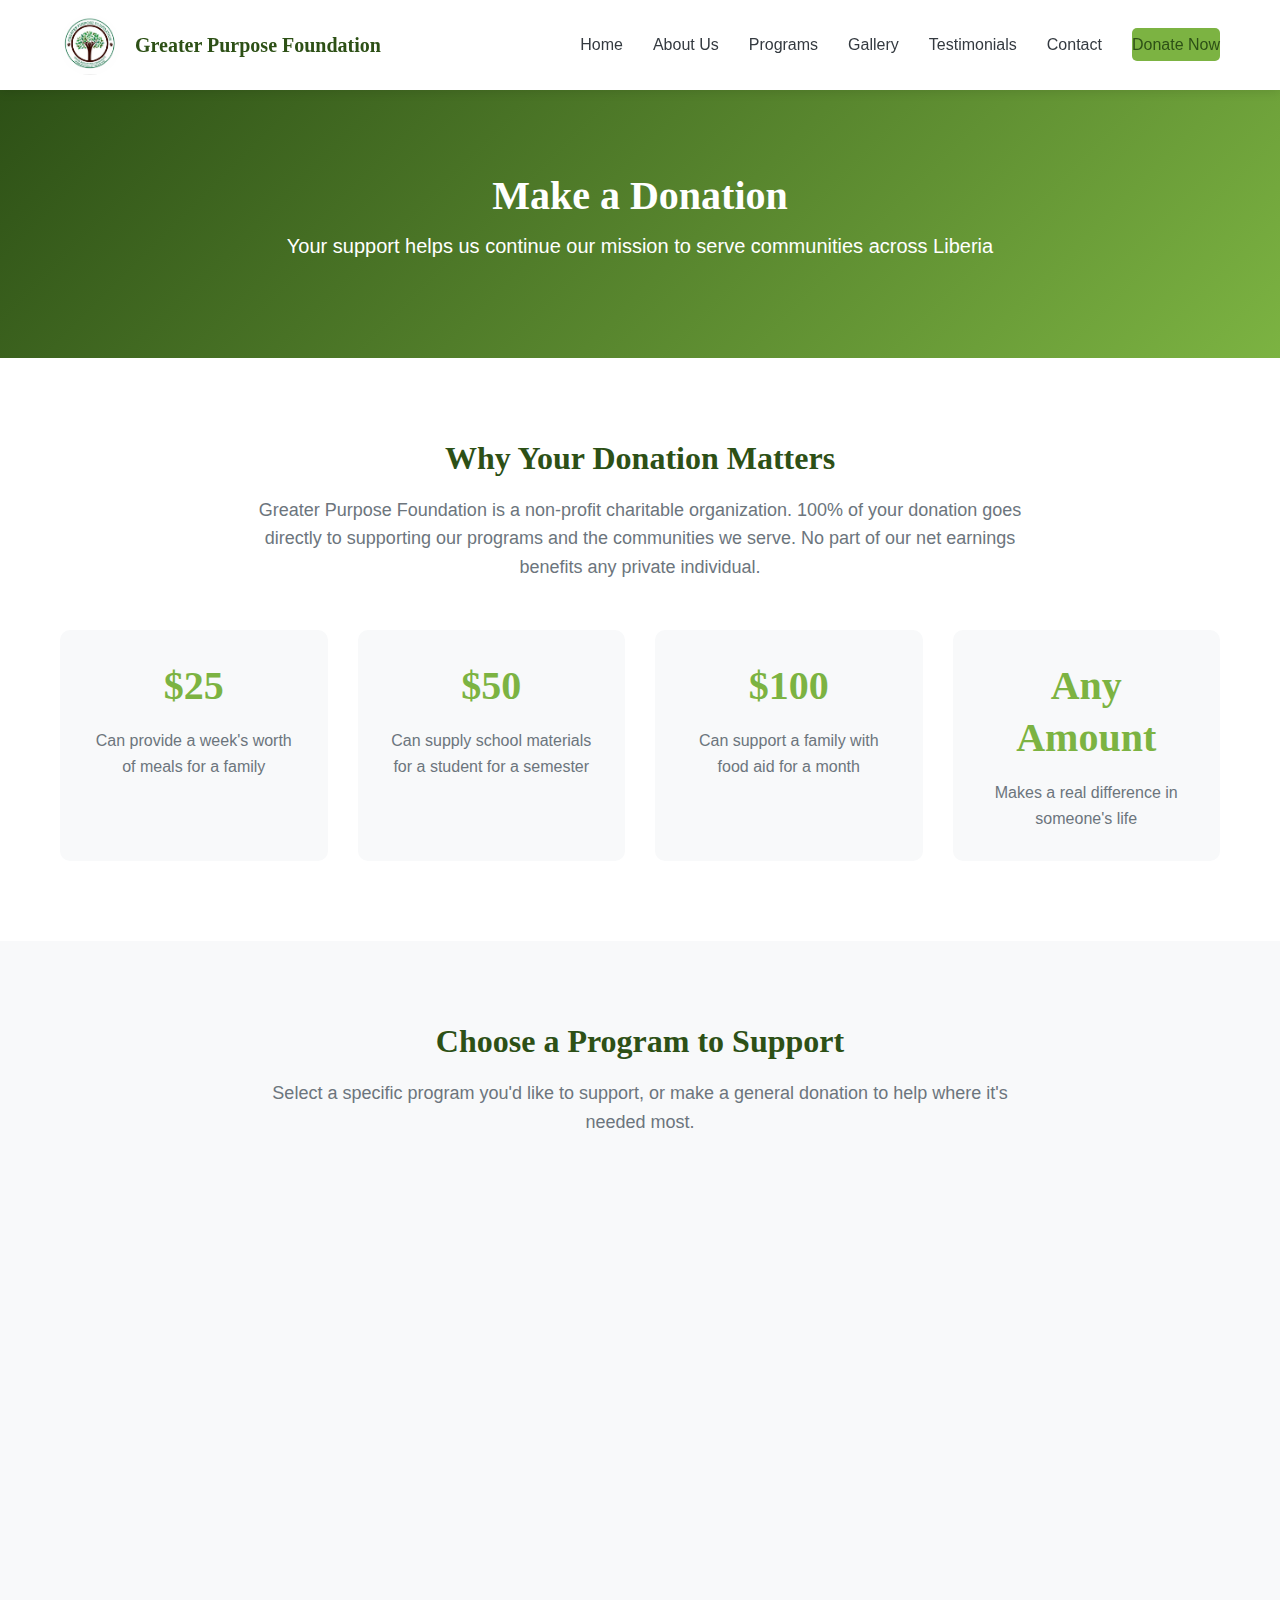
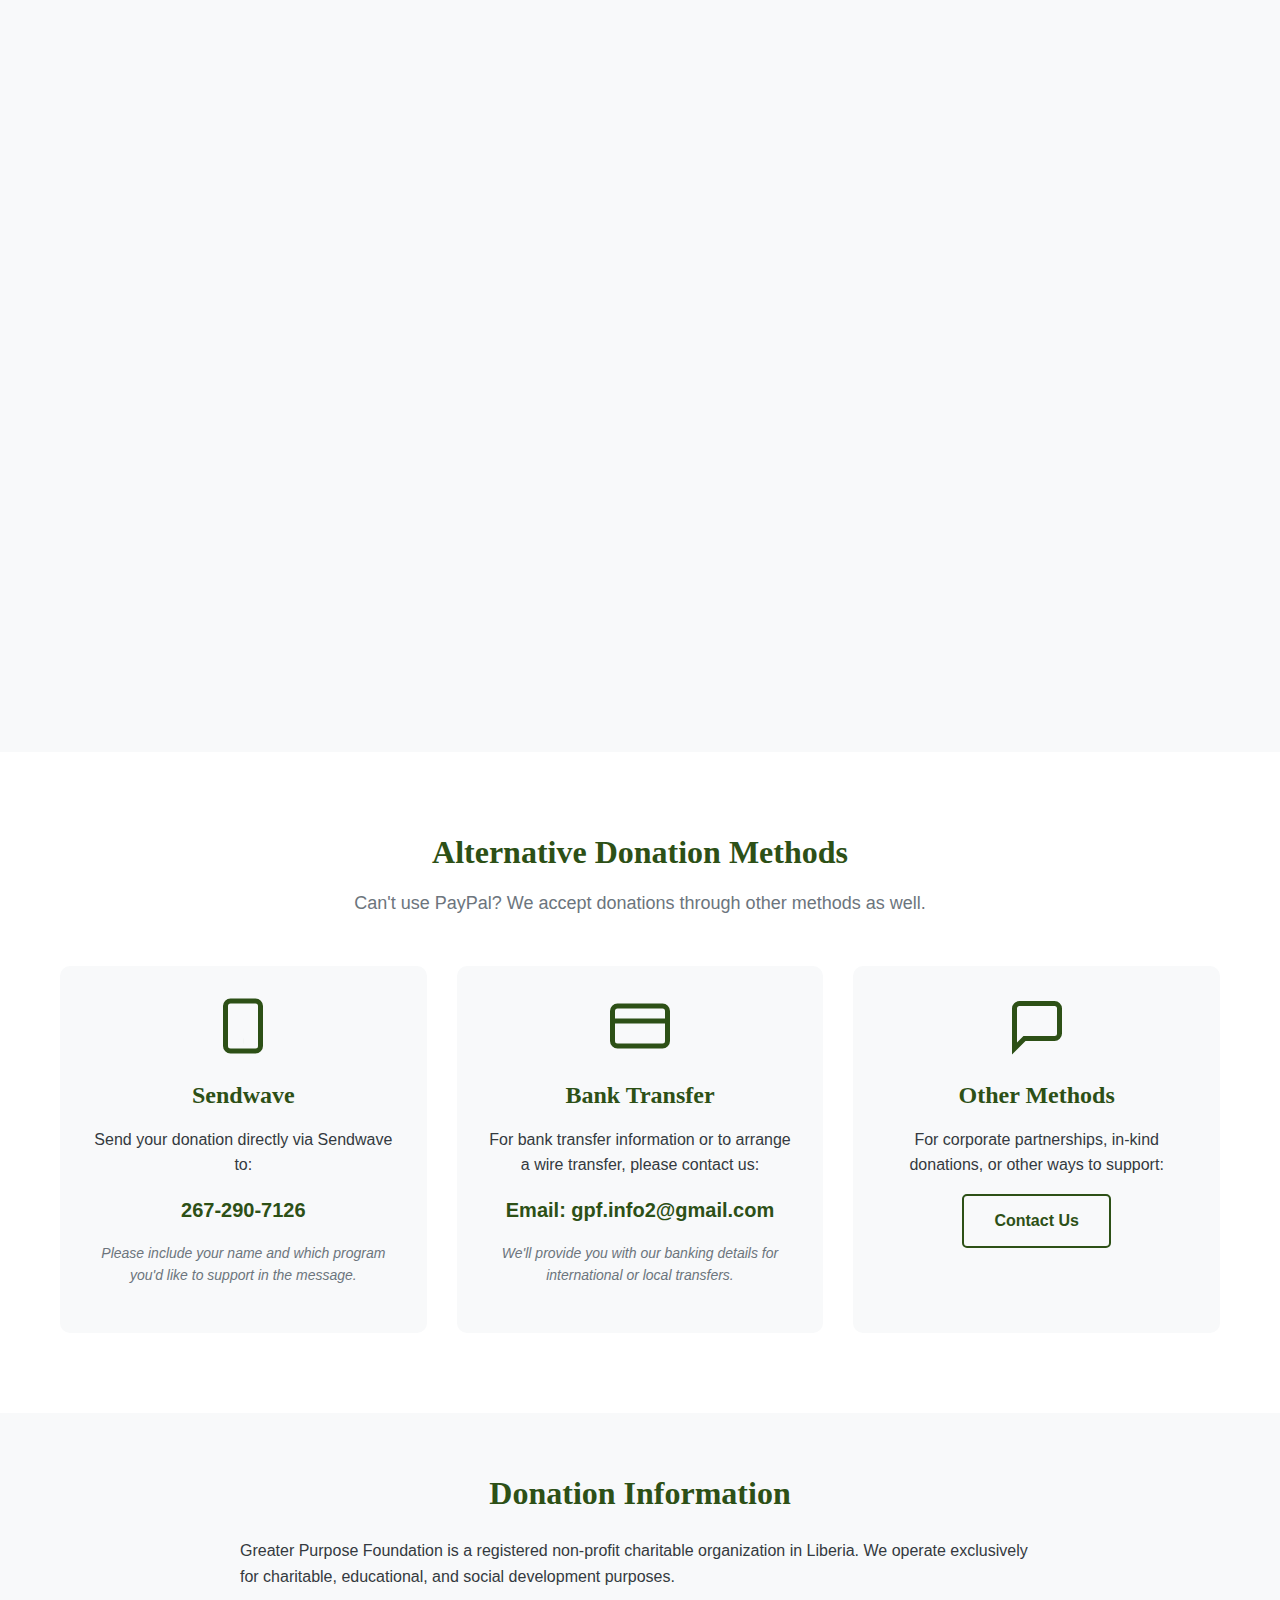
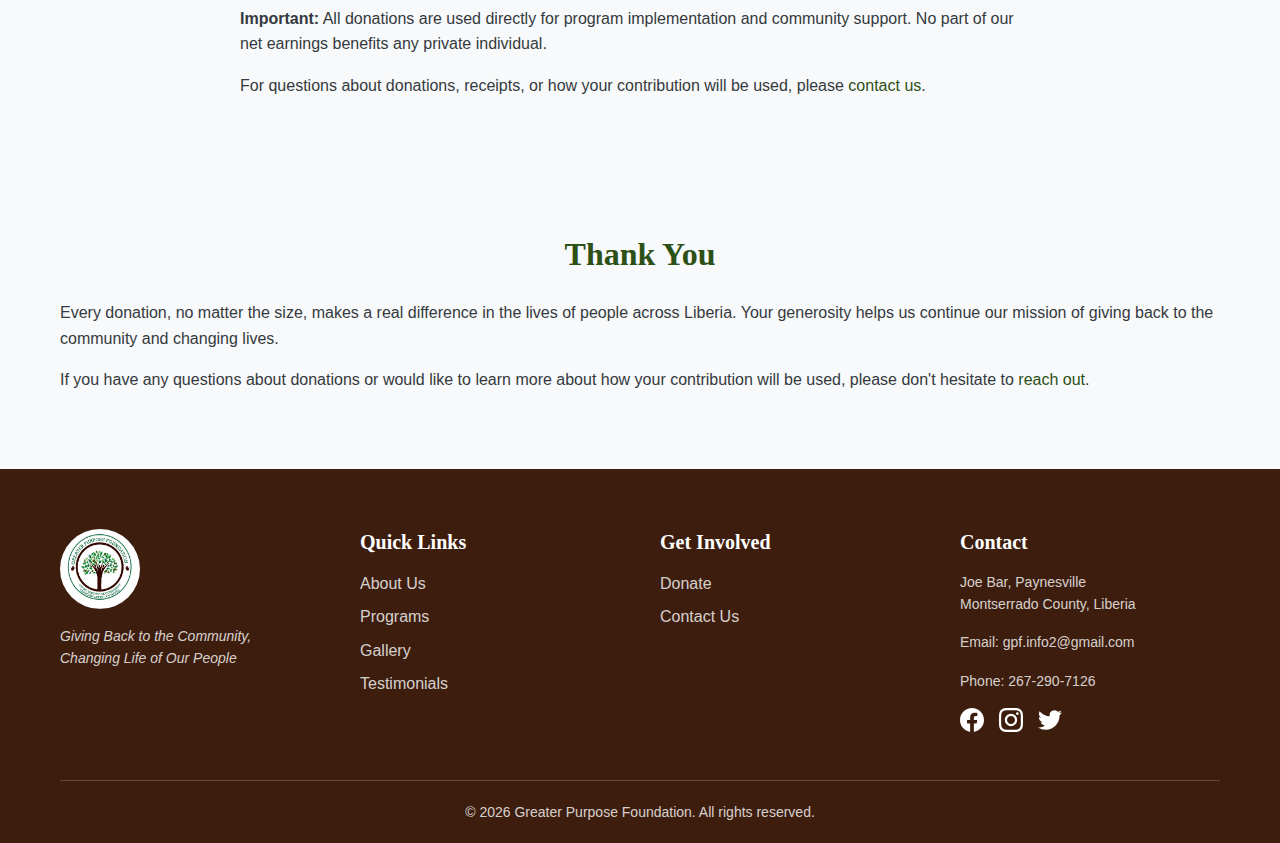
<file: donate.html>
<!DOCTYPE html>
<html lang="en">
<head>
    <meta charset="UTF-8">
    <meta name="viewport" content="width=device-width, initial-scale=1.0">
    <meta name="description" content="Support Greater Purpose Foundation's programs through donations. Choose your program and make a difference today.">
    <title>Donate - Greater Purpose Foundation</title>
    <link rel="stylesheet" href="styles.css">
    <link rel="icon" type="image/x-icon" href="images/logo.jpeg">
</head>
<body>
    <!-- Navigation -->
    <nav class="navbar">
        <div class="container">
            <div class="nav-wrapper">
                <a href="index.html" class="logo">
                    <img src="images/logo.jpeg" alt="GPF Logo">
                    <span class="logo-text">Greater Purpose Foundation</span>
                </a>
                <button class="mobile-menu-toggle" aria-label="Toggle menu">
                    <span></span>
                    <span></span>
                    <span></span>
                </button>
                <ul class="nav-menu">
                    <li><a href="index.html">Home</a></li>
                    <li><a href="about.html">About Us</a></li>
                    <li><a href="programs.html">Programs</a></li>
                    <li><a href="gallery.html">Gallery</a></li>
                    <li><a href="testimonials.html">Testimonials</a></li>
                    <li><a href="contact.html">Contact</a></li>
                    <li><a href="donate.html" class="btn-donate active">Donate Now</a></li>
                </ul>
            </div>
        </div>
    </nav>

    <!-- Page Header -->
    <section class="page-header">
        <div class="container">
            <h1>Make a Donation</h1>
            <p>Your support helps us continue our mission to serve communities across Liberia</p>
        </div>
    </section>

    <!-- Donation Info -->
    <section class="donation-info">
        <div class="container">
            <h2>Why Your Donation Matters</h2>
            <p class="section-intro">Greater Purpose Foundation is a non-profit charitable organization. 100% of your donation goes directly to supporting our programs and the communities we serve. No part of our net earnings benefits any private individual.</p>
            <div class="donation-impact">
                <div class="impact-item">
                    <h3>$25</h3>
                    <p>Can provide a week's worth of meals for a family</p>
                </div>
                <div class="impact-item">
                    <h3>$50</h3>
                    <p>Can supply school materials for a student for a semester</p>
                </div>
                <div class="impact-item">
                    <h3>$100</h3>
                    <p>Can support a family with food aid for a month</p>
                </div>
                <div class="impact-item">
                    <h3>Any Amount</h3>
                    <p>Makes a real difference in someone's life</p>
                </div>
            </div>
        </div>
    </section>

    <!-- Donation Programs -->
    <section class="donation-programs">
        <div class="container">
            <h2>Choose a Program to Support</h2>
            <p class="section-intro">Select a specific program you'd like to support, or make a general donation to help where it's needed most.</p>
            
            <div class="donation-cards">
                <!-- General Donation -->
                <div class="donation-card" id="general">
                    <h3>General Fund</h3>
                    <p>Support all our programs and help us respond to the most urgent needs in our communities.</p>
                    <div class="donation-methods">
                            <!-- PayPal button will be activated once PayPal account is set up -->
                        <p style="text-align: center; padding: 20px; background-color: #f8f9fa; border-radius: 5px; color: #6c757d;">
                            <strong>PayPal donations coming soon!</strong><br>
                            For now, please use Sendwave (267-290-7126) or contact us for other donation methods.
                        </p>
                    </div>
                </div>

                <!-- Ramadan Feeding Program -->
                <div class="donation-card" id="ramadan">
                    <h3>Ramadan Feeding Program</h3>
                    <p>Help us provide meals to less fortunate families during the holy month of Ramadan.</p>
                    <div class="donation-methods">
                        <p style="text-align: center; padding: 15px; background-color: #f8f9fa; border-radius: 5px; font-size: 0.9rem;">
                            Use Sendwave: <strong>267-290-7126</strong><br>
                            <small>PayPal option coming soon</small>
                        </p>
                    </div>
                </div>

                <!-- Day of the African Child -->
                <div class="donation-card" id="african-child">
                    <h3>Day of the African Child Program</h3>
                    <p>Support educational activities and celebrations for African children.</p>
                    <div class="donation-methods">
                        <p style="text-align: center; padding: 15px; background-color: #f8f9fa; border-radius: 5px; font-size: 0.9rem;">
                            Use Sendwave: <strong>267-290-7126</strong><br>
                            <small>PayPal option coming soon</small>
                        </p>
                    </div>
                </div>

                <!-- Easter & Christmas Programs -->
                <div class="donation-card" id="holiday">
                    <h3>Easter & Christmas Programs</h3>
                    <p>Bring joy to children through holiday gift distributions and celebrations.</p>
                    <div class="donation-methods">
                        <p style="text-align: center; padding: 15px; background-color: #f8f9fa; border-radius: 5px; font-size: 0.9rem;">
                            Use Sendwave: <strong>267-290-7126</strong><br>
                            <small>PayPal option coming soon</small>
                        </p>
                    </div>
                </div>

                <!-- Education Support -->
                <div class="donation-card" id="education">
                    <h3>Education Support Program</h3>
                    <p>Help provide educational resources and mentorship for high school students.</p>
                    <div class="donation-methods">
                        <p style="text-align: center; padding: 15px; background-color: #f8f9fa; border-radius: 5px; font-size: 0.9rem;">
                            Use Sendwave: <strong>267-290-7126</strong><br>
                            <small>PayPal option coming soon</small>
                        </p>
                    </div>
                </div>

                <!-- Food Distribution -->
                <div class="donation-card" id="food-aid">
                    <h3>Food Distribution & Aid</h3>
                    <p>Support our efforts to provide food assistance to vulnerable communities.</p>
                    <div class="donation-methods">
                        <p style="text-align: center; padding: 15px; background-color: #f8f9fa; border-radius: 5px; font-size: 0.9rem;">
                            Use Sendwave: <strong>267-290-7126</strong><br>
                            <small>PayPal option coming soon</small>
                        </p>
                    </div>
                </div>

                <!-- Women Empowerment -->
                <div class="donation-card" id="women-empowerment">
                    <h3>Women Empowerment Program</h3>
                    <p>Support women's leadership, civic engagement, and economic empowerment initiatives.</p>
                    <div class="donation-methods">
                        <p style="text-align: center; padding: 15px; background-color: #f8f9fa; border-radius: 5px; font-size: 0.9rem;">
                            Use Sendwave: <strong>267-290-7126</strong><br>
                            <small>PayPal option coming soon</small>
                        </p>
                    </div>
                </div>
            </div>
        </div>
    </section>

    <!-- Alternative Donation Methods -->
    <section class="alternative-donations">
        <div class="container">
            <h2>Alternative Donation Methods</h2>
            <p class="section-intro">Can't use PayPal? We accept donations through other methods as well.</p>
            
            <div class="alternative-methods">
                <div class="method-card">
                    <div class="method-icon">
                        <svg width="60" height="60" viewBox="0 0 24 24" fill="none" stroke="currentColor" stroke-width="2">
                            <rect x="5" y="2" width="14" height="20" rx="2" ry="2"/>
                            <line x1="12" y1="18" x2="12.01" y2="18"/>
                        </svg>
                    </div>
                    <h3>Sendwave</h3>
                    <p>Send your donation directly via Sendwave to:</p>
                    <p class="method-detail"><strong>267-290-7126</strong></p>
                    <p class="method-note">Please include your name and which program you'd like to support in the message.</p>
                </div>

                <div class="method-card">
                    <div class="method-icon">
                        <svg width="60" height="60" viewBox="0 0 24 24" fill="none" stroke="currentColor" stroke-width="2">
                            <rect x="1" y="4" width="22" height="16" rx="2" ry="2"/>
                            <line x1="1" y1="10" x2="23" y2="10"/>
                        </svg>
                    </div>
                    <h3>Bank Transfer</h3>
                    <p>For bank transfer information or to arrange a wire transfer, please contact us:</p>
                    <p class="method-detail">Email: <a href="mailto:gpf.info2@gmail.com">gpf.info2@gmail.com</a></p>
                    <p class="method-note">We'll provide you with our banking details for international or local transfers.</p>
                </div>

                <div class="method-card">
                    <div class="method-icon">
                        <svg width="60" height="60" viewBox="0 0 24 24" fill="none" stroke="currentColor" stroke-width="2">
                            <path d="M21 15a2 2 0 0 1-2 2H7l-4 4V5a2 2 0 0 1 2-2h14a2 2 0 0 1 2 2z"/>
                        </svg>
                    </div>
                    <h3>Other Methods</h3>
                    <p>For corporate partnerships, in-kind donations, or other ways to support:</p>
                    <p class="method-detail"><a href="contact.html" class="btn btn-outline">Contact Us</a></p>
                </div>
            </div>
        </div>
    </section>

    <!-- Tax Information -->
    <section class="tax-info">
        <div class="container">
            <h2>Donation Information</h2>
            <div class="info-content">
                <p>Greater Purpose Foundation is a registered non-profit charitable organization in Liberia. We operate exclusively for charitable, educational, and social development purposes.</p>
                <p><strong>Important:</strong> All donations are used directly for program implementation and community support. No part of our net earnings benefits any private individual.</p>
                <p>For questions about donations, receipts, or how your contribution will be used, please <a href="contact.html">contact us</a>.</p>
            </div>
        </div>
    </section>

    <!-- Thank You -->
    <section class="thank-you">
        <div class="container">
            <h2>Thank You</h2>
            <p>Every donation, no matter the size, makes a real difference in the lives of people across Liberia. Your generosity helps us continue our mission of giving back to the community and changing lives.</p>
            <p>If you have any questions about donations or would like to learn more about how your contribution will be used, please don't hesitate to <a href="contact.html">reach out</a>.</p>
        </div>
    </section>

    <!-- Footer -->
    <footer class="footer">
        <div class="container">
            <div class="footer-grid">
                <div class="footer-col">
                    <img src="images/logo.jpeg" alt="GPF Logo" class="footer-logo">
                    <p class="footer-tagline">Giving Back to the Community,<br>Changing Life of Our People</p>
                </div>
                <div class="footer-col">
                    <h4>Quick Links</h4>
                    <ul>
                        <li><a href="about.html">About Us</a></li>
                        <li><a href="programs.html">Programs</a></li>
                        <li><a href="gallery.html">Gallery</a></li>
                        <li><a href="testimonials.html">Testimonials</a></li>
                    </ul>
                </div>
                <div class="footer-col">
                    <h4>Get Involved</h4>
                    <ul>
                        <li><a href="donate.html">Donate</a></li>
                        <li><a href="contact.html">Contact Us</a></li>
                    </ul>
                </div>
                <div class="footer-col">
                    <h4>Contact</h4>
                    <p>Joe Bar, Paynesville<br>Montserrado County, Liberia</p>
                    <p>Email: <a href="mailto:gpf.info2@gmail.com">gpf.info2@gmail.com</a></p>
                    <p>Phone: <a href="tel:+2672907126">267-290-7126</a></p>
                    <div class="social-links">
                        <!-- EDIT: Add your social media links -->
                        <a href="#" aria-label="Facebook"><svg width="24" height="24" fill="currentColor"><use href="#facebook-icon"></use></svg></a>
                        <a href="#" aria-label="Instagram"><svg width="24" height="24" fill="currentColor"><use href="#instagram-icon"></use></svg></a>
                        <a href="#" aria-label="Twitter"><svg width="24" height="24" fill="currentColor"><use href="#twitter-icon"></use></svg></a>
                    </div>
                </div>
            </div>
            <div class="footer-bottom">
                <p>&copy; 2026 Greater Purpose Foundation. All rights reserved.</p>
            </div>
        </div>
    </footer>

    <!-- Hidden SVG Icons -->
    <svg style="display: none;">
        <symbol id="facebook-icon" viewBox="0 0 24 24">
            <path d="M24 12.073c0-6.627-5.373-12-12-12s-12 5.373-12 12c0 5.99 4.388 10.954 10.125 11.854v-8.385H7.078v-3.47h3.047V9.43c0-3.007 1.792-4.669 4.533-4.669 1.312 0 2.686.235 2.686.235v2.953H15.83c-1.491 0-1.956.925-1.956 1.874v2.25h3.328l-.532 3.47h-2.796v8.385C19.612 23.027 24 18.062 24 12.073z"/>
        </symbol>
        <symbol id="instagram-icon" viewBox="0 0 24 24">
            <path d="M12 2.163c3.204 0 3.584.012 4.85.07 3.252.148 4.771 1.691 4.919 4.919.058 1.265.069 1.645.069 4.849 0 3.205-.012 3.584-.069 4.849-.149 3.225-1.664 4.771-4.919 4.919-1.266.058-1.644.07-4.85.07-3.204 0-3.584-.012-4.849-.07-3.26-.149-4.771-1.699-4.919-4.92-.058-1.265-.07-1.644-.07-4.849 0-3.204.013-3.583.07-4.849.149-3.227 1.664-4.771 4.919-4.919 1.266-.057 1.645-.069 4.849-.069zm0-2.163c-3.259 0-3.667.014-4.947.072-4.358.2-6.78 2.618-6.98 6.98-.059 1.281-.073 1.689-.073 4.948 0 3.259.014 3.668.072 4.948.2 4.358 2.618 6.78 6.98 6.98 1.281.058 1.689.072 4.948.072 3.259 0 3.668-.014 4.948-.072 4.354-.2 6.782-2.618 6.979-6.98.059-1.28.073-1.689.073-4.948 0-3.259-.014-3.667-.072-4.947-.196-4.354-2.617-6.78-6.979-6.98-1.281-.059-1.69-.073-4.949-.073zm0 5.838c-3.403 0-6.162 2.759-6.162 6.162s2.759 6.163 6.162 6.163 6.162-2.759 6.162-6.163c0-3.403-2.759-6.162-6.162-6.162zm0 10.162c-2.209 0-4-1.79-4-4 0-2.209 1.791-4 4-4s4 1.791 4 4c0 2.21-1.791 4-4 4zm6.406-11.845c-.796 0-1.441.645-1.441 1.44s.645 1.44 1.441 1.44c.795 0 1.439-.645 1.439-1.44s-.644-1.44-1.439-1.44z"/>
        </symbol>
        <symbol id="twitter-icon" viewBox="0 0 24 24">
            <path d="M23.953 4.57a10 10 0 01-2.825.775 4.958 4.958 0 002.163-2.723c-.951.555-2.005.959-3.127 1.184a4.92 4.92 0 00-8.384 4.482C7.69 8.095 4.067 6.13 1.64 3.162a4.822 4.822 0 00-.666 2.475c0 1.71.87 3.213 2.188 4.096a4.904 4.904 0 01-2.228-.616v.06a4.923 4.923 0 003.946 4.827 4.996 4.996 0 01-2.212.085 4.936 4.936 0 004.604 3.417 9.867 9.867 0 01-6.102 2.105c-.39 0-.779-.023-1.17-.067a13.995 13.995 0 007.557 2.209c9.053 0 13.998-7.496 13.998-13.985 0-.21 0-.42-.015-.63A9.935 9.935 0 0024 4.59z"/>
        </symbol>
    </svg>

    <script src="script.js"></script>
</body>
</html>
</file>
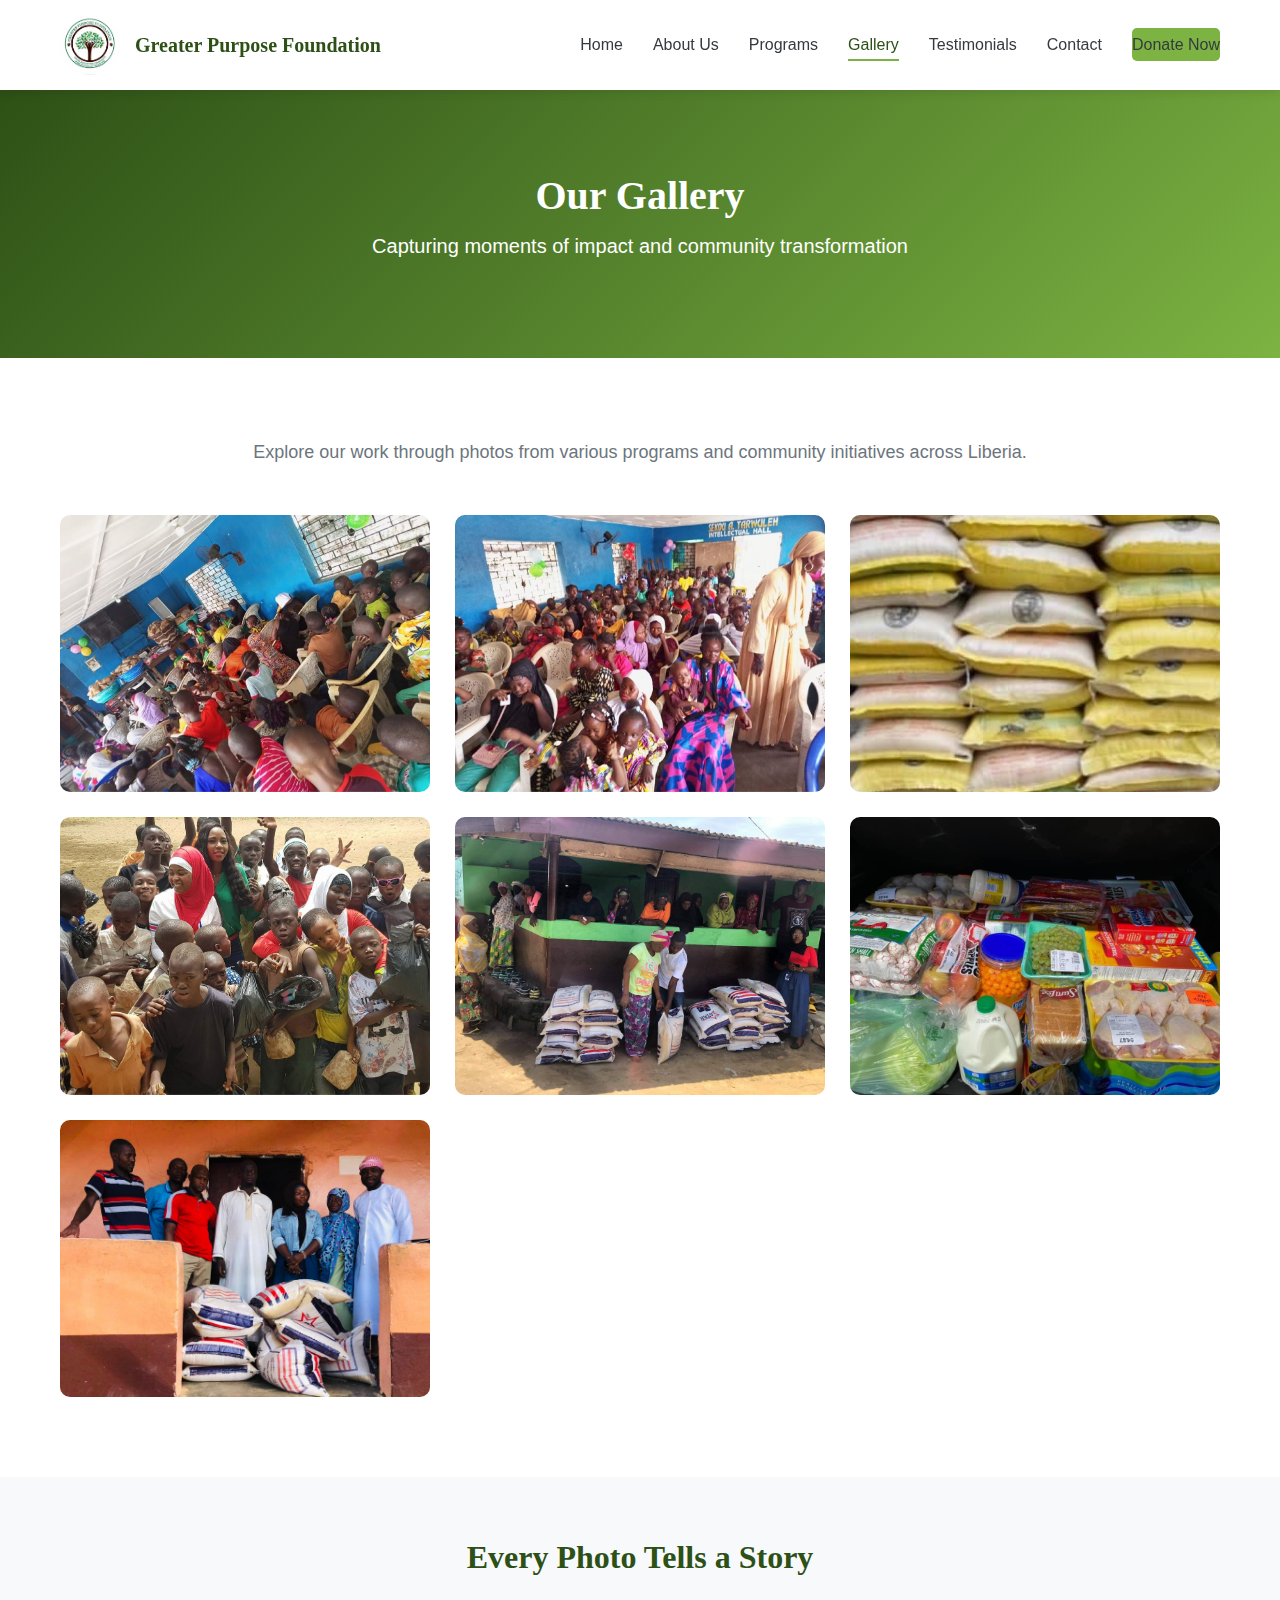
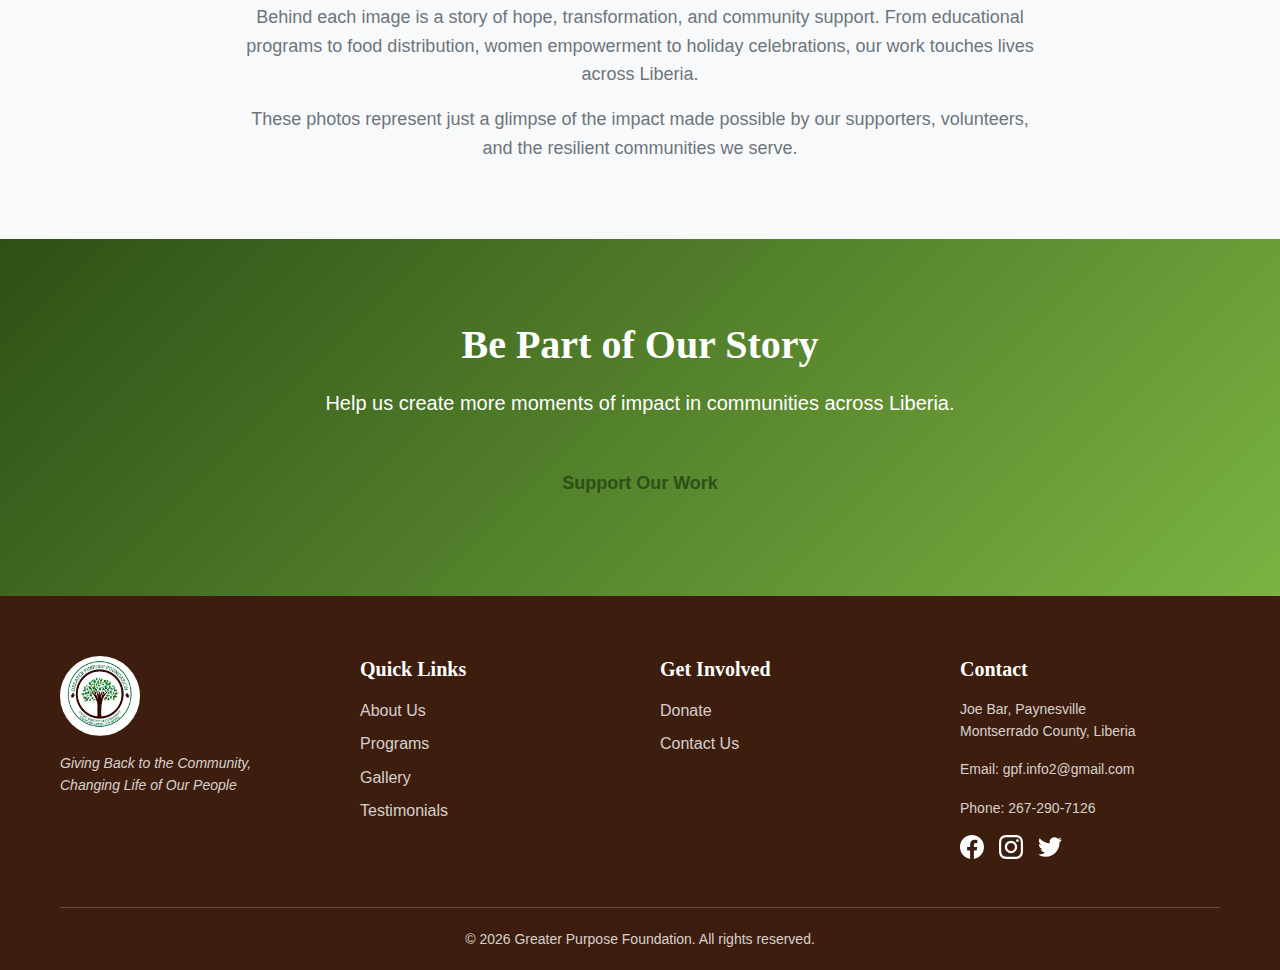
<file: gallery.html>
<!DOCTYPE html>
<html lang="en">
<head>
    <meta charset="UTF-8">
    <meta name="viewport" content="width=device-width, initial-scale=1.0">
    <meta name="description" content="View photos from GPF's programs and community initiatives across Liberia.">
    <title>Gallery - Greater Purpose Foundation</title>
    <link rel="stylesheet" href="styles.css">
    <link rel="icon" type="image/x-icon" href="images/logo.jpeg">
</head>
<body>
    <!-- Navigation -->
    <nav class="navbar">
        <div class="container">
            <div class="nav-wrapper">
                <a href="index.html" class="logo">
                    <img src="images/logo.jpeg" alt="GPF Logo">
                    <span class="logo-text">Greater Purpose Foundation</span>
                </a>
                <button class="mobile-menu-toggle" aria-label="Toggle menu">
                    <span></span>
                    <span></span>
                    <span></span>
                </button>
                <ul class="nav-menu">
                    <li><a href="index.html">Home</a></li>
                    <li><a href="about.html">About Us</a></li>
                    <li><a href="programs.html">Programs</a></li>
                    <li><a href="gallery.html" class="active">Gallery</a></li>
                    <li><a href="testimonials.html">Testimonials</a></li>
                    <li><a href="contact.html">Contact</a></li>
                    <li><a href="donate.html" class="btn-donate">Donate Now</a></li>
                </ul>
            </div>
        </div>
    </nav>

    <!-- Page Header -->
    <section class="page-header">
        <div class="container">
            <h1>Our Gallery</h1>
            <p>Capturing moments of impact and community transformation</p>
        </div>
    </section>

    <!-- Gallery Section -->
    <section class="gallery-section">
        <div class="container">
            <p class="section-intro">Explore our work through photos from various programs and community initiatives across Liberia.</p>
            
            <!-- Gallery Grid -->
            <div class="gallery-grid">
                <div class="gallery-item" data-category="education">
                    <img src="images/classroom1.jpeg" alt="Children at Sekou A. Tarwulleh Intellectual Hall">
                    <div class="gallery-overlay">
                        <h3>Education Programs</h3>
                        <p>Day of the African Child celebration</p>
                    </div>
                </div>

                <div class="gallery-item" data-category="education">
                    <img src="images/classroom2.jpeg" alt="Students in classroom">
                    <div class="gallery-overlay">
                        <h3>Education Support</h3>
                        <p>Learning and growing together</p>
                    </div>
                </div>

                <div class="gallery-item" data-category="food">
                    <img src="images/food-distribution1.jpeg" alt="Rice distribution">
                    <div class="gallery-overlay">
                        <h3>Food Distribution</h3>
                        <p>Providing essential food supplies</p>
                    </div>
                </div>

                <div class="gallery-item" data-category="community">
                    <img src="images/community-outreach.jpeg" alt="Community outreach with children">
                    <div class="gallery-overlay">
                        <h3>Community Outreach</h3>
                        <p>Bringing joy to children</p>
                    </div>
                </div>

                <div class="gallery-item" data-category="food">
                    <img src="images/food-distribution2.jpeg" alt="Food aid distribution to women">
                    <div class="gallery-overlay">
                        <h3>Humanitarian Aid</h3>
                        <p>Supporting vulnerable communities</p>
                    </div>
                </div>

                <div class="gallery-item" data-category="food">
                    <img src="images/food-items.jpeg" alt="Food packages">
                    <div class="gallery-overlay">
                        <h3>Food Packages</h3>
                        <p>Comprehensive nutrition support</p>
                    </div>
                </div>

                <div class="gallery-item" data-category="team">
                    <img src="images/team.jpeg" alt="GPF Team members">
                    <div class="gallery-overlay">
                        <h3>Our Team</h3>
                        <p>Dedicated to serving our community</p>
                    </div>
                </div>
            </div>
        </div>
    </section>

    <!-- Impact Statement -->
    <section class="gallery-impact">
        <div class="container">
            <h2>Every Photo Tells a Story</h2>
            <p>Behind each image is a story of hope, transformation, and community support. From educational programs to food distribution, women empowerment to holiday celebrations, our work touches lives across Liberia.</p>
            <p>These photos represent just a glimpse of the impact made possible by our supporters, volunteers, and the resilient communities we serve.</p>
        </div>
    </section>

    <!-- Call to Action -->
    <section class="cta">
        <div class="container">
            <h2>Be Part of Our Story</h2>
            <p>Help us create more moments of impact in communities across Liberia.</p>
            <a href="donate.html" class="btn btn-large">Support Our Work</a>
        </div>
    </section>

    <!-- Footer -->
    <footer class="footer">
        <div class="container">
            <div class="footer-grid">
                <div class="footer-col">
                    <img src="images/logo.jpeg" alt="GPF Logo" class="footer-logo">
                    <p class="footer-tagline">Giving Back to the Community,<br>Changing Life of Our People</p>
                </div>
                <div class="footer-col">
                    <h4>Quick Links</h4>
                    <ul>
                        <li><a href="about.html">About Us</a></li>
                        <li><a href="programs.html">Programs</a></li>
                        <li><a href="gallery.html">Gallery</a></li>
                        <li><a href="testimonials.html">Testimonials</a></li>
                    </ul>
                </div>
                <div class="footer-col">
                    <h4>Get Involved</h4>
                    <ul>
                        <li><a href="donate.html">Donate</a></li>
                        <li><a href="contact.html">Contact Us</a></li>
                    </ul>
                </div>
                <div class="footer-col">
                    <h4>Contact</h4>
                    <p>Joe Bar, Paynesville<br>Montserrado County, Liberia</p>
                    <p>Email: <a href="mailto:gpf.info2@gmail.com">gpf.info2@gmail.com</a></p>
                    <p>Phone: <a href="tel:+2672907126">267-290-7126</a></p>
                    <div class="social-links">
                        <!-- EDIT: Add your social media links -->
                        <a href="#" aria-label="Facebook"><svg width="24" height="24" fill="currentColor"><use href="#facebook-icon"></use></svg></a>
                        <a href="#" aria-label="Instagram"><svg width="24" height="24" fill="currentColor"><use href="#instagram-icon"></use></svg></a>
                        <a href="#" aria-label="Twitter"><svg width="24" height="24" fill="currentColor"><use href="#twitter-icon"></use></svg></a>
                    </div>
                </div>
            </div>
            <div class="footer-bottom">
                <p>&copy; 2026 Greater Purpose Foundation. All rights reserved.</p>
            </div>
        </div>
    </footer>

    <!-- Hidden SVG Icons -->
    <svg style="display: none;">
        <symbol id="facebook-icon" viewBox="0 0 24 24">
            <path d="M24 12.073c0-6.627-5.373-12-12-12s-12 5.373-12 12c0 5.99 4.388 10.954 10.125 11.854v-8.385H7.078v-3.47h3.047V9.43c0-3.007 1.792-4.669 4.533-4.669 1.312 0 2.686.235 2.686.235v2.953H15.83c-1.491 0-1.956.925-1.956 1.874v2.25h3.328l-.532 3.47h-2.796v8.385C19.612 23.027 24 18.062 24 12.073z"/>
        </symbol>
        <symbol id="instagram-icon" viewBox="0 0 24 24">
            <path d="M12 2.163c3.204 0 3.584.012 4.85.07 3.252.148 4.771 1.691 4.919 4.919.058 1.265.069 1.645.069 4.849 0 3.205-.012 3.584-.069 4.849-.149 3.225-1.664 4.771-4.919 4.919-1.266.058-1.644.07-4.85.07-3.204 0-3.584-.012-4.849-.07-3.26-.149-4.771-1.699-4.919-4.92-.058-1.265-.07-1.644-.07-4.849 0-3.204.013-3.583.07-4.849.149-3.227 1.664-4.771 4.919-4.919 1.266-.057 1.645-.069 4.849-.069zm0-2.163c-3.259 0-3.667.014-4.947.072-4.358.2-6.78 2.618-6.98 6.98-.059 1.281-.073 1.689-.073 4.948 0 3.259.014 3.668.072 4.948.2 4.358 2.618 6.78 6.98 6.98 1.281.058 1.689.072 4.948.072 3.259 0 3.668-.014 4.948-.072 4.354-.2 6.782-2.618 6.979-6.98.059-1.28.073-1.689.073-4.948 0-3.259-.014-3.667-.072-4.947-.196-4.354-2.617-6.78-6.979-6.98-1.281-.059-1.69-.073-4.949-.073zm0 5.838c-3.403 0-6.162 2.759-6.162 6.162s2.759 6.163 6.162 6.163 6.162-2.759 6.162-6.163c0-3.403-2.759-6.162-6.162-6.162zm0 10.162c-2.209 0-4-1.79-4-4 0-2.209 1.791-4 4-4s4 1.791 4 4c0 2.21-1.791 4-4 4zm6.406-11.845c-.796 0-1.441.645-1.441 1.44s.645 1.44 1.441 1.44c.795 0 1.439-.645 1.439-1.44s-.644-1.44-1.439-1.44z"/>
        </symbol>
        <symbol id="twitter-icon" viewBox="0 0 24 24">
            <path d="M23.953 4.57a10 10 0 01-2.825.775 4.958 4.958 0 002.163-2.723c-.951.555-2.005.959-3.127 1.184a4.92 4.92 0 00-8.384 4.482C7.69 8.095 4.067 6.13 1.64 3.162a4.822 4.822 0 00-.666 2.475c0 1.71.87 3.213 2.188 4.096a4.904 4.904 0 01-2.228-.616v.06a4.923 4.923 0 003.946 4.827 4.996 4.996 0 01-2.212.085 4.936 4.936 0 004.604 3.417 9.867 9.867 0 01-6.102 2.105c-.39 0-.779-.023-1.17-.067a13.995 13.995 0 007.557 2.209c9.053 0 13.998-7.496 13.998-13.985 0-.21 0-.42-.015-.63A9.935 9.935 0 0024 4.59z"/>
        </symbol>
    </svg>

    <!-- Lightbox for images -->
    <div id="lightbox" class="lightbox">
        <span class="lightbox-close">&times;</span>
        <img class="lightbox-content" id="lightbox-img">
        <div class="lightbox-caption"></div>
    </div>

    <script src="script.js"></script>
</body>
</html>
</file>
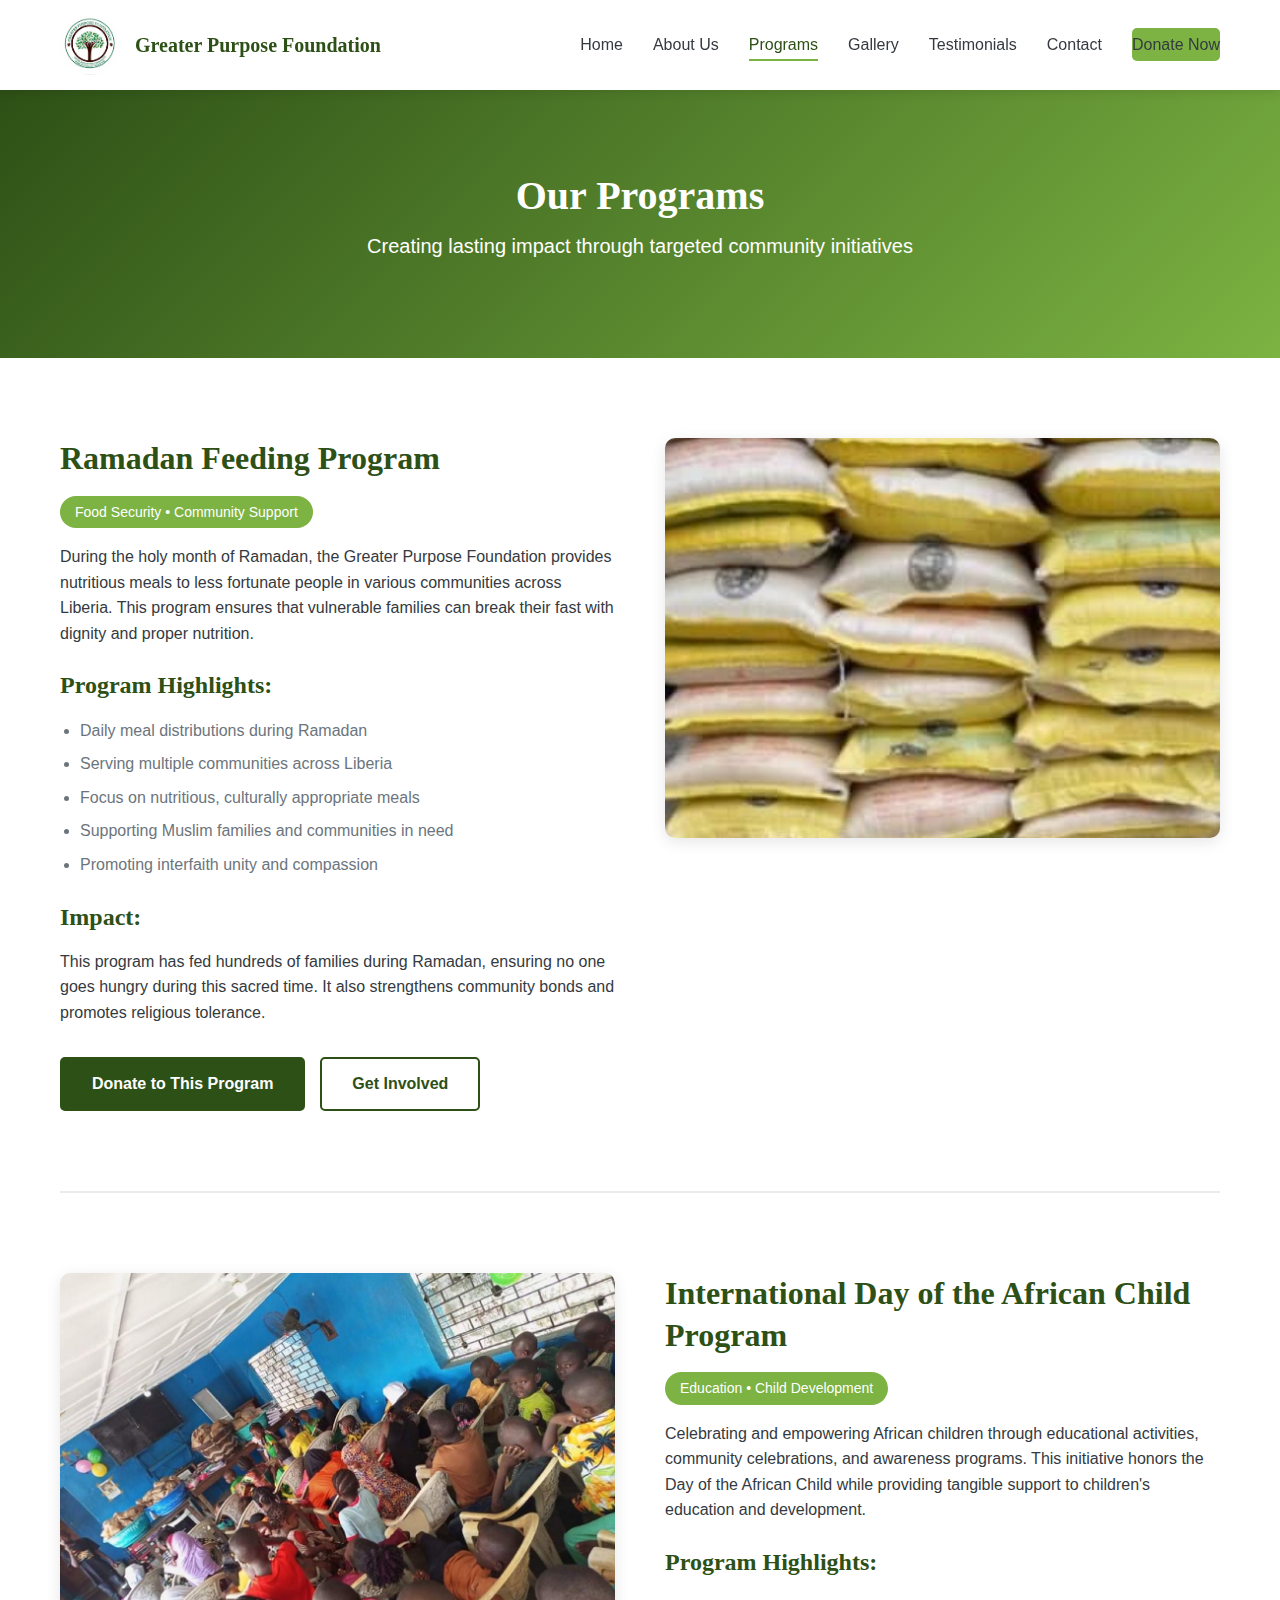
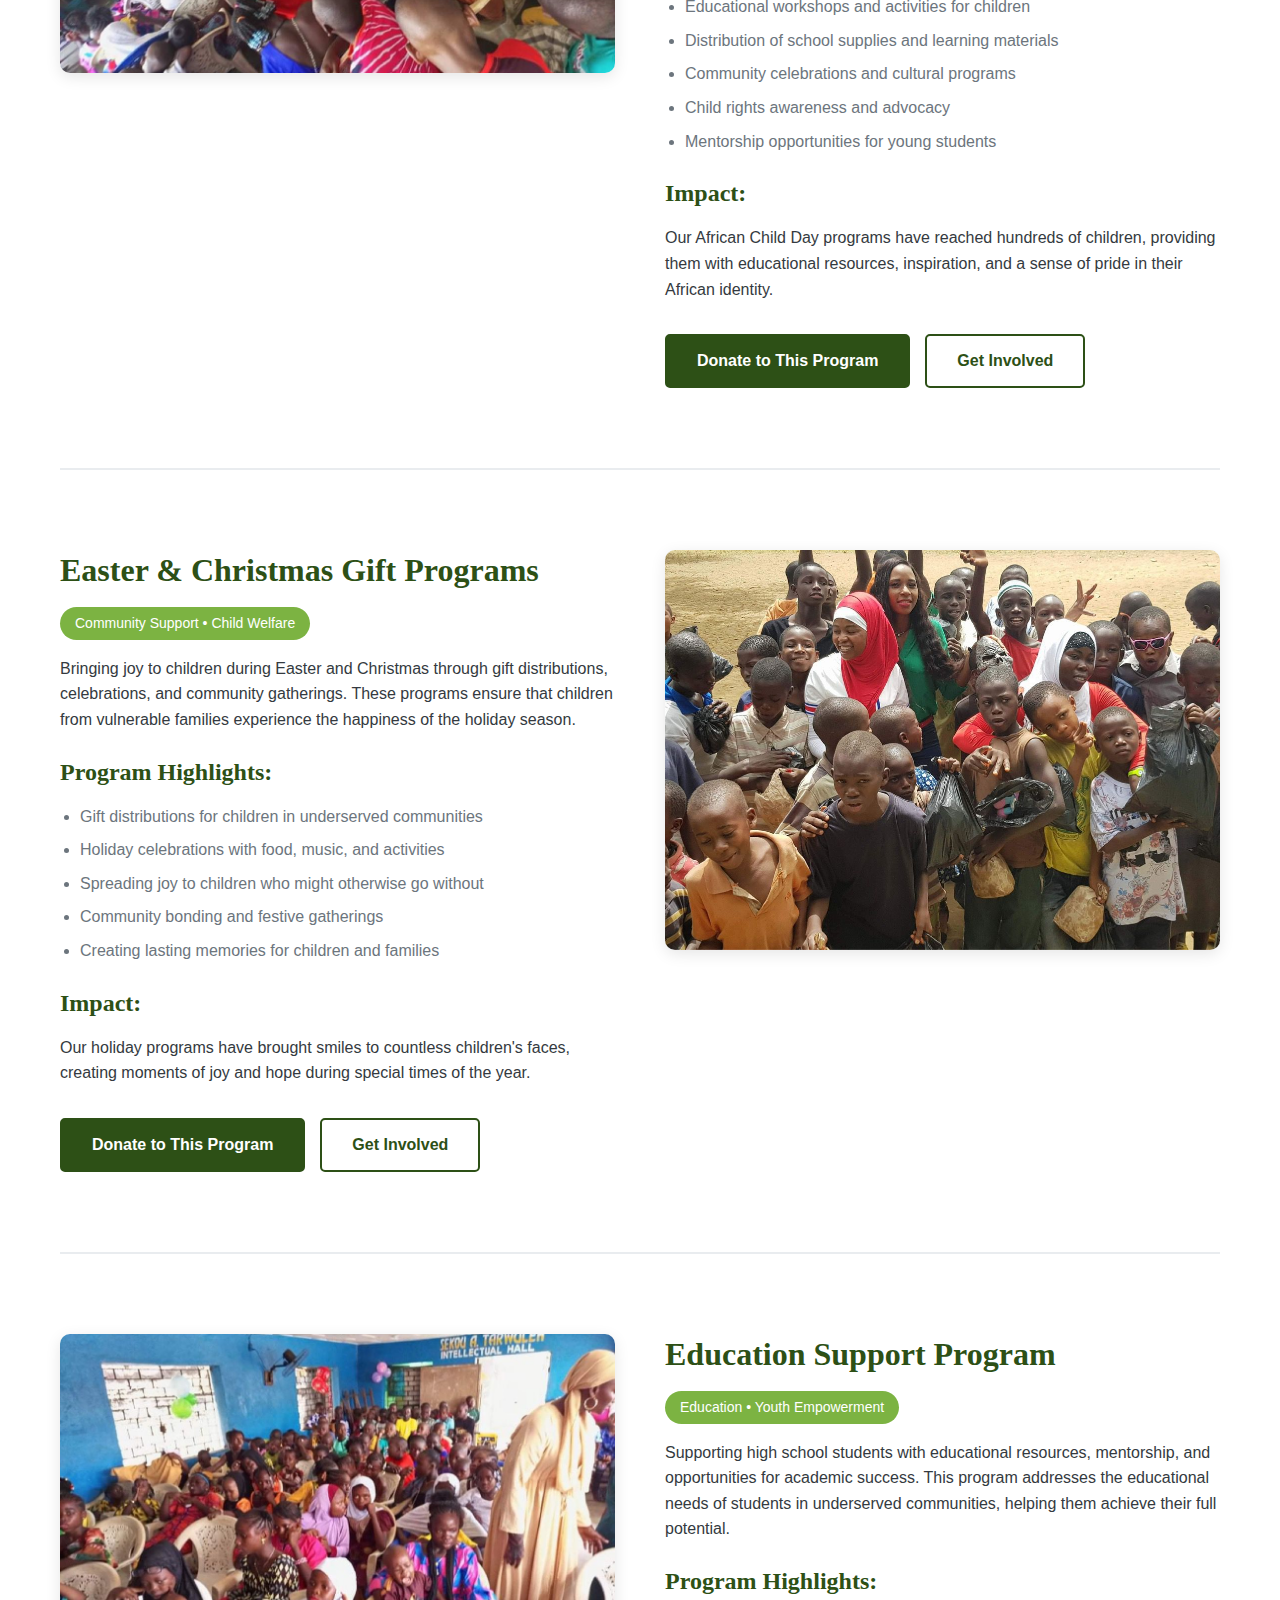
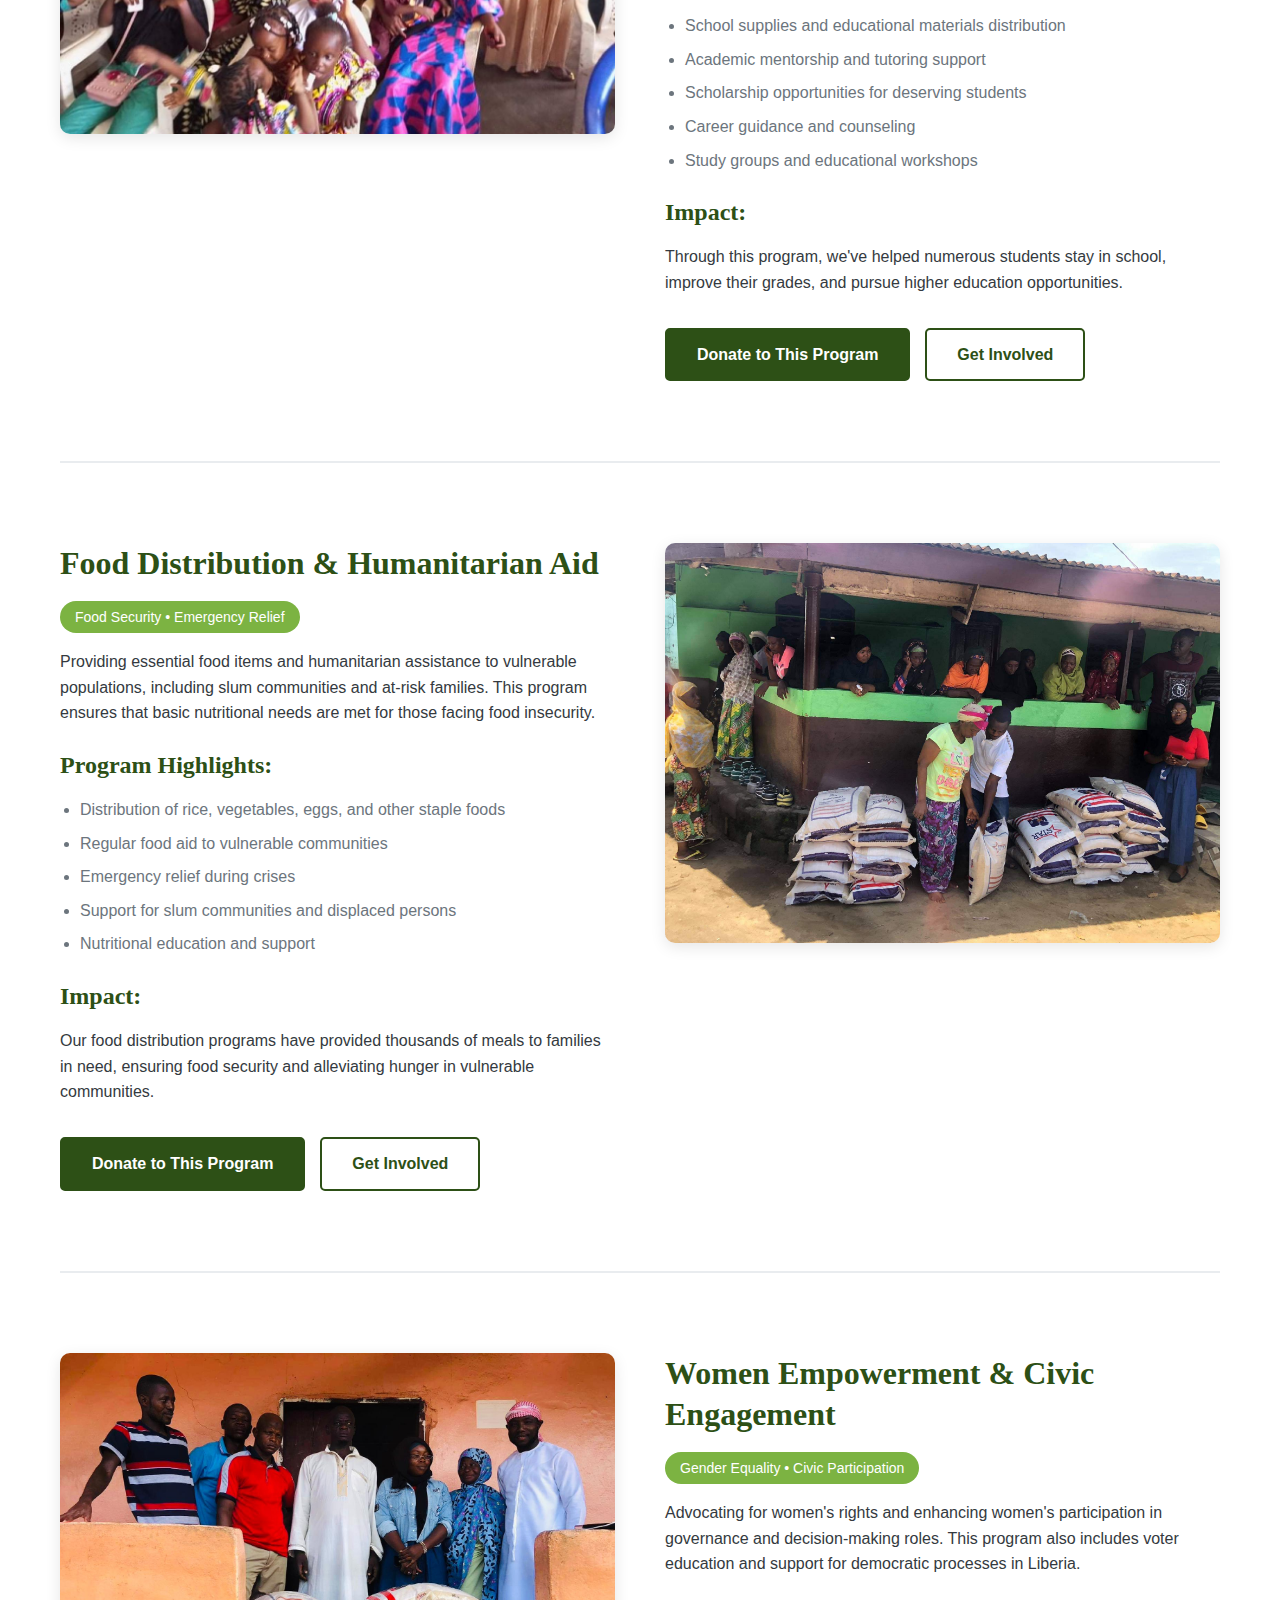
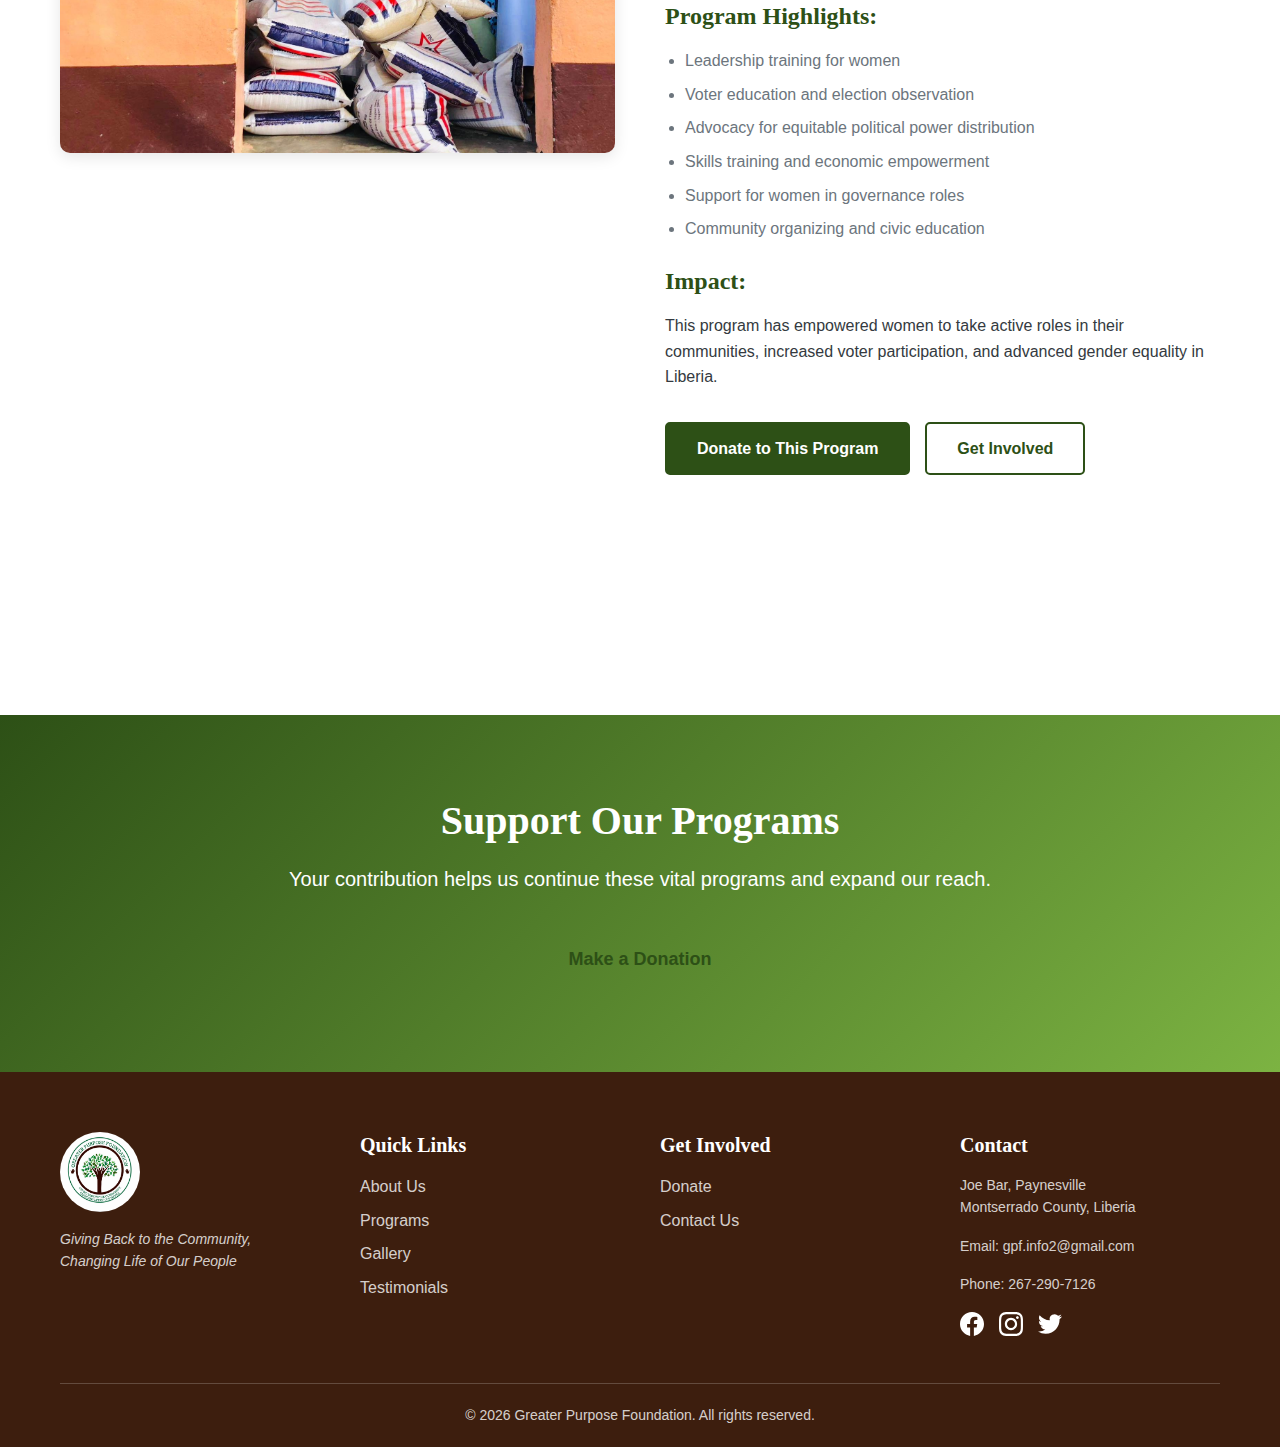
<file: programs.html>
<!DOCTYPE html>
<html lang="en">
<head>
    <meta charset="UTF-8">
    <meta name="viewport" content="width=device-width, initial-scale=1.0">
    <meta name="description" content="Explore GPF's programs: Ramadan feeding, education support, women empowerment, and community development initiatives.">
    <title>Our Programs - Greater Purpose Foundation</title>
    <link rel="stylesheet" href="styles.css">
    <link rel="icon" type="image/x-icon" href="images/logo.jpeg">
</head>
<body>
    <!-- Navigation -->
    <nav class="navbar">
        <div class="container">
            <div class="nav-wrapper">
                <a href="index.html" class="logo">
                    <img src="images/logo.jpeg" alt="GPF Logo">
                    <span class="logo-text">Greater Purpose Foundation</span>
                </a>
                <button class="mobile-menu-toggle" aria-label="Toggle menu">
                    <span></span>
                    <span></span>
                    <span></span>
                </button>
                <ul class="nav-menu">
                    <li><a href="index.html">Home</a></li>
                    <li><a href="about.html">About Us</a></li>
                    <li><a href="programs.html" class="active">Programs</a></li>
                    <li><a href="gallery.html">Gallery</a></li>
                    <li><a href="testimonials.html">Testimonials</a></li>
                    <li><a href="contact.html">Contact</a></li>
                    <li><a href="donate.html" class="btn-donate">Donate Now</a></li>
                </ul>
            </div>
        </div>
    </nav>

    <!-- Page Header -->
    <section class="page-header">
        <div class="container">
            <h1>Our Programs</h1>
            <p>Creating lasting impact through targeted community initiatives</p>
        </div>
    </section>

    <!-- Programs Section -->
    <section class="programs-section">
        <div class="container">
            <!-- Ramadan Feeding Program -->
            <div class="program-detail" id="ramadan">
                <div class="program-detail-content">
                    <div class="program-detail-text">
                        <h2>Ramadan Feeding Program</h2>
                        <p class="program-tag">Food Security • Community Support</p>
                        <p>During the holy month of Ramadan, the Greater Purpose Foundation provides nutritious meals to less fortunate people in various communities across Liberia. This program ensures that vulnerable families can break their fast with dignity and proper nutrition.</p>
                        <h3>Program Highlights:</h3>
                        <ul>
                            <li>Daily meal distributions during Ramadan</li>
                            <li>Serving multiple communities across Liberia</li>
                            <li>Focus on nutritious, culturally appropriate meals</li>
                            <li>Supporting Muslim families and communities in need</li>
                            <li>Promoting interfaith unity and compassion</li>
                        </ul>
                        <h3>Impact:</h3>
                        <p>This program has fed hundreds of families during Ramadan, ensuring no one goes hungry during this sacred time. It also strengthens community bonds and promotes religious tolerance.</p>
                        <div class="program-actions">
                            <a href="donate.html#ramadan" class="btn btn-primary">Donate to This Program</a>
                            <a href="contact.html" class="btn btn-outline">Get Involved</a>
                        </div>
                    </div>
                    <div class="program-detail-image">
                        <img src="images/food-distribution1.jpeg" alt="Ramadan Feeding Program">
                    </div>
                </div>
            </div>

            <!-- International Day of the African Child -->
            <div class="program-detail" id="african-child">
                <div class="program-detail-content reverse">
                    <div class="program-detail-text">
                        <h2>International Day of the African Child Program</h2>
                        <p class="program-tag">Education • Child Development</p>
                        <p>Celebrating and empowering African children through educational activities, community celebrations, and awareness programs. This initiative honors the Day of the African Child while providing tangible support to children's education and development.</p>
                        <h3>Program Highlights:</h3>
                        <ul>
                            <li>Educational workshops and activities for children</li>
                            <li>Distribution of school supplies and learning materials</li>
                            <li>Community celebrations and cultural programs</li>
                            <li>Child rights awareness and advocacy</li>
                            <li>Mentorship opportunities for young students</li>
                        </ul>
                        <h3>Impact:</h3>
                        <p>Our African Child Day programs have reached hundreds of children, providing them with educational resources, inspiration, and a sense of pride in their African identity.</p>
                        <div class="program-actions">
                            <a href="donate.html#african-child" class="btn btn-primary">Donate to This Program</a>
                            <a href="contact.html" class="btn btn-outline">Get Involved</a>
                        </div>
                    </div>
                    <div class="program-detail-image">
                        <img src="images/classroom1.jpeg" alt="Day of the African Child">
                    </div>
                </div>
            </div>

            <!-- Easter & Christmas Programs -->
            <div class="program-detail" id="holiday">
                <div class="program-detail-content">
                    <div class="program-detail-text">
                        <h2>Easter & Christmas Gift Programs</h2>
                        <p class="program-tag">Community Support • Child Welfare</p>
                        <p>Bringing joy to children during Easter and Christmas through gift distributions, celebrations, and community gatherings. These programs ensure that children from vulnerable families experience the happiness of the holiday season.</p>
                        <h3>Program Highlights:</h3>
                        <ul>
                            <li>Gift distributions for children in underserved communities</li>
                            <li>Holiday celebrations with food, music, and activities</li>
                            <li>Spreading joy to children who might otherwise go without</li>
                            <li>Community bonding and festive gatherings</li>
                            <li>Creating lasting memories for children and families</li>
                        </ul>
                        <h3>Impact:</h3>
                        <p>Our holiday programs have brought smiles to countless children's faces, creating moments of joy and hope during special times of the year.</p>
                        <div class="program-actions">
                            <a href="donate.html#holiday" class="btn btn-primary">Donate to This Program</a>
                            <a href="contact.html" class="btn btn-outline">Get Involved</a>
                        </div>
                    </div>
                    <div class="program-detail-image">
                        <img src="images/community-outreach.jpeg" alt="Holiday Programs">
                    </div>
                </div>
            </div>

            <!-- Education Support -->
            <div class="program-detail" id="education">
                <div class="program-detail-content reverse">
                    <div class="program-detail-text">
                        <h2>Education Support Program</h2>
                        <p class="program-tag">Education • Youth Empowerment</p>
                        <p>Supporting high school students with educational resources, mentorship, and opportunities for academic success. This program addresses the educational needs of students in underserved communities, helping them achieve their full potential.</p>
                        <h3>Program Highlights:</h3>
                        <ul>
                            <li>School supplies and educational materials distribution</li>
                            <li>Academic mentorship and tutoring support</li>
                            <li>Scholarship opportunities for deserving students</li>
                            <li>Career guidance and counseling</li>
                            <li>Study groups and educational workshops</li>
                        </ul>
                        <h3>Impact:</h3>
                        <p>Through this program, we've helped numerous students stay in school, improve their grades, and pursue higher education opportunities.</p>
                        <div class="program-actions">
                            <a href="donate.html#education" class="btn btn-primary">Donate to This Program</a>
                            <a href="contact.html" class="btn btn-outline">Get Involved</a>
                        </div>
                    </div>
                    <div class="program-detail-image">
                        <img src="images/classroom2.jpeg" alt="Education Support">
                    </div>
                </div>
            </div>

            <!-- Food Distribution & Humanitarian Aid -->
            <div class="program-detail" id="food-aid">
                <div class="program-detail-content">
                    <div class="program-detail-text">
                        <h2>Food Distribution & Humanitarian Aid</h2>
                        <p class="program-tag">Food Security • Emergency Relief</p>
                        <p>Providing essential food items and humanitarian assistance to vulnerable populations, including slum communities and at-risk families. This program ensures that basic nutritional needs are met for those facing food insecurity.</p>
                        <h3>Program Highlights:</h3>
                        <ul>
                            <li>Distribution of rice, vegetables, eggs, and other staple foods</li>
                            <li>Regular food aid to vulnerable communities</li>
                            <li>Emergency relief during crises</li>
                            <li>Support for slum communities and displaced persons</li>
                            <li>Nutritional education and support</li>
                        </ul>
                        <h3>Impact:</h3>
                        <p>Our food distribution programs have provided thousands of meals to families in need, ensuring food security and alleviating hunger in vulnerable communities.</p>
                        <div class="program-actions">
                            <a href="donate.html#food-aid" class="btn btn-primary">Donate to This Program</a>
                            <a href="contact.html" class="btn btn-outline">Get Involved</a>
                        </div>
                    </div>
                    <div class="program-detail-image">
                        <img src="images/food-distribution2.jpeg" alt="Food Distribution">
                    </div>
                </div>
            </div>

            <!-- Women Empowerment & Civic Engagement -->
            <div class="program-detail" id="women-empowerment">
                <div class="program-detail-content reverse">
                    <div class="program-detail-text">
                        <h2>Women Empowerment & Civic Engagement</h2>
                        <p class="program-tag">Gender Equality • Civic Participation</p>
                        <p>Advocating for women's rights and enhancing women's participation in governance and decision-making roles. This program also includes voter education and support for democratic processes in Liberia.</p>
                        <h3>Program Highlights:</h3>
                        <ul>
                            <li>Leadership training for women</li>
                            <li>Voter education and election observation</li>
                            <li>Advocacy for equitable political power distribution</li>
                            <li>Skills training and economic empowerment</li>
                            <li>Support for women in governance roles</li>
                            <li>Community organizing and civic education</li>
                        </ul>
                        <h3>Impact:</h3>
                        <p>This program has empowered women to take active roles in their communities, increased voter participation, and advanced gender equality in Liberia.</p>
                        <div class="program-actions">
                            <a href="donate.html#women-empowerment" class="btn btn-primary">Donate to This Program</a>
                            <a href="contact.html" class="btn btn-outline">Get Involved</a>
                        </div>
                    </div>
                    <div class="program-detail-image">
                        <img src="images/team.jpeg" alt="Women Empowerment">
                    </div>
                </div>
            </div>
        </div>
    </section>

    <!-- Call to Action -->
    <section class="cta">
        <div class="container">
            <h2>Support Our Programs</h2>
            <p>Your contribution helps us continue these vital programs and expand our reach.</p>
            <a href="donate.html" class="btn btn-large">Make a Donation</a>
        </div>
    </section>

    <!-- Footer -->
    <footer class="footer">
        <div class="container">
            <div class="footer-grid">
                <div class="footer-col">
                    <img src="images/logo.jpeg" alt="GPF Logo" class="footer-logo">
                    <p class="footer-tagline">Giving Back to the Community,<br>Changing Life of Our People</p>
                </div>
                <div class="footer-col">
                    <h4>Quick Links</h4>
                    <ul>
                        <li><a href="about.html">About Us</a></li>
                        <li><a href="programs.html">Programs</a></li>
                        <li><a href="gallery.html">Gallery</a></li>
                        <li><a href="testimonials.html">Testimonials</a></li>
                    </ul>
                </div>
                <div class="footer-col">
                    <h4>Get Involved</h4>
                    <ul>
                        <li><a href="donate.html">Donate</a></li>
                        <li><a href="contact.html">Contact Us</a></li>
                    </ul>
                </div>
                <div class="footer-col">
                    <h4>Contact</h4>
                    <p>Joe Bar, Paynesville<br>Montserrado County, Liberia</p>
                    <p>Email: <a href="mailto:gpf.info2@gmail.com">gpf.info2@gmail.com</a></p>
                    <p>Phone: <a href="tel:+2672907126">267-290-7126</a></p>
                    <div class="social-links">
                        <!-- EDIT: Add your social media links -->
                        <a href="#" aria-label="Facebook"><svg width="24" height="24" fill="currentColor"><use href="#facebook-icon"></use></svg></a>
                        <a href="#" aria-label="Instagram"><svg width="24" height="24" fill="currentColor"><use href="#instagram-icon"></use></svg></a>
                        <a href="#" aria-label="Twitter"><svg width="24" height="24" fill="currentColor"><use href="#twitter-icon"></use></svg></a>
                    </div>
                </div>
            </div>
            <div class="footer-bottom">
                <p>&copy; 2026 Greater Purpose Foundation. All rights reserved.</p>
            </div>
        </div>
    </footer>

    <!-- Hidden SVG Icons -->
    <svg style="display: none;">
        <symbol id="facebook-icon" viewBox="0 0 24 24">
            <path d="M24 12.073c0-6.627-5.373-12-12-12s-12 5.373-12 12c0 5.99 4.388 10.954 10.125 11.854v-8.385H7.078v-3.47h3.047V9.43c0-3.007 1.792-4.669 4.533-4.669 1.312 0 2.686.235 2.686.235v2.953H15.83c-1.491 0-1.956.925-1.956 1.874v2.25h3.328l-.532 3.47h-2.796v8.385C19.612 23.027 24 18.062 24 12.073z"/>
        </symbol>
        <symbol id="instagram-icon" viewBox="0 0 24 24">
            <path d="M12 2.163c3.204 0 3.584.012 4.85.07 3.252.148 4.771 1.691 4.919 4.919.058 1.265.069 1.645.069 4.849 0 3.205-.012 3.584-.069 4.849-.149 3.225-1.664 4.771-4.919 4.919-1.266.058-1.644.07-4.85.07-3.204 0-3.584-.012-4.849-.07-3.26-.149-4.771-1.699-4.919-4.92-.058-1.265-.07-1.644-.07-4.849 0-3.204.013-3.583.07-4.849.149-3.227 1.664-4.771 4.919-4.919 1.266-.057 1.645-.069 4.849-.069zm0-2.163c-3.259 0-3.667.014-4.947.072-4.358.2-6.78 2.618-6.98 6.98-.059 1.281-.073 1.689-.073 4.948 0 3.259.014 3.668.072 4.948.2 4.358 2.618 6.78 6.98 6.98 1.281.058 1.689.072 4.948.072 3.259 0 3.668-.014 4.948-.072 4.354-.2 6.782-2.618 6.979-6.98.059-1.28.073-1.689.073-4.948 0-3.259-.014-3.667-.072-4.947-.196-4.354-2.617-6.78-6.979-6.98-1.281-.059-1.69-.073-4.949-.073zm0 5.838c-3.403 0-6.162 2.759-6.162 6.162s2.759 6.163 6.162 6.163 6.162-2.759 6.162-6.163c0-3.403-2.759-6.162-6.162-6.162zm0 10.162c-2.209 0-4-1.79-4-4 0-2.209 1.791-4 4-4s4 1.791 4 4c0 2.21-1.791 4-4 4zm6.406-11.845c-.796 0-1.441.645-1.441 1.44s.645 1.44 1.441 1.44c.795 0 1.439-.645 1.439-1.44s-.644-1.44-1.439-1.44z"/>
        </symbol>
        <symbol id="twitter-icon" viewBox="0 0 24 24">
            <path d="M23.953 4.57a10 10 0 01-2.825.775 4.958 4.958 0 002.163-2.723c-.951.555-2.005.959-3.127 1.184a4.92 4.92 0 00-8.384 4.482C7.69 8.095 4.067 6.13 1.64 3.162a4.822 4.822 0 00-.666 2.475c0 1.71.87 3.213 2.188 4.096a4.904 4.904 0 01-2.228-.616v.06a4.923 4.923 0 003.946 4.827 4.996 4.996 0 01-2.212.085 4.936 4.936 0 004.604 3.417 9.867 9.867 0 01-6.102 2.105c-.39 0-.779-.023-1.17-.067a13.995 13.995 0 007.557 2.209c9.053 0 13.998-7.496 13.998-13.985 0-.21 0-.42-.015-.63A9.935 9.935 0 0024 4.59z"/>
        </symbol>
    </svg>

    <script src="script.js"></script>
</body>
</html>
</file>
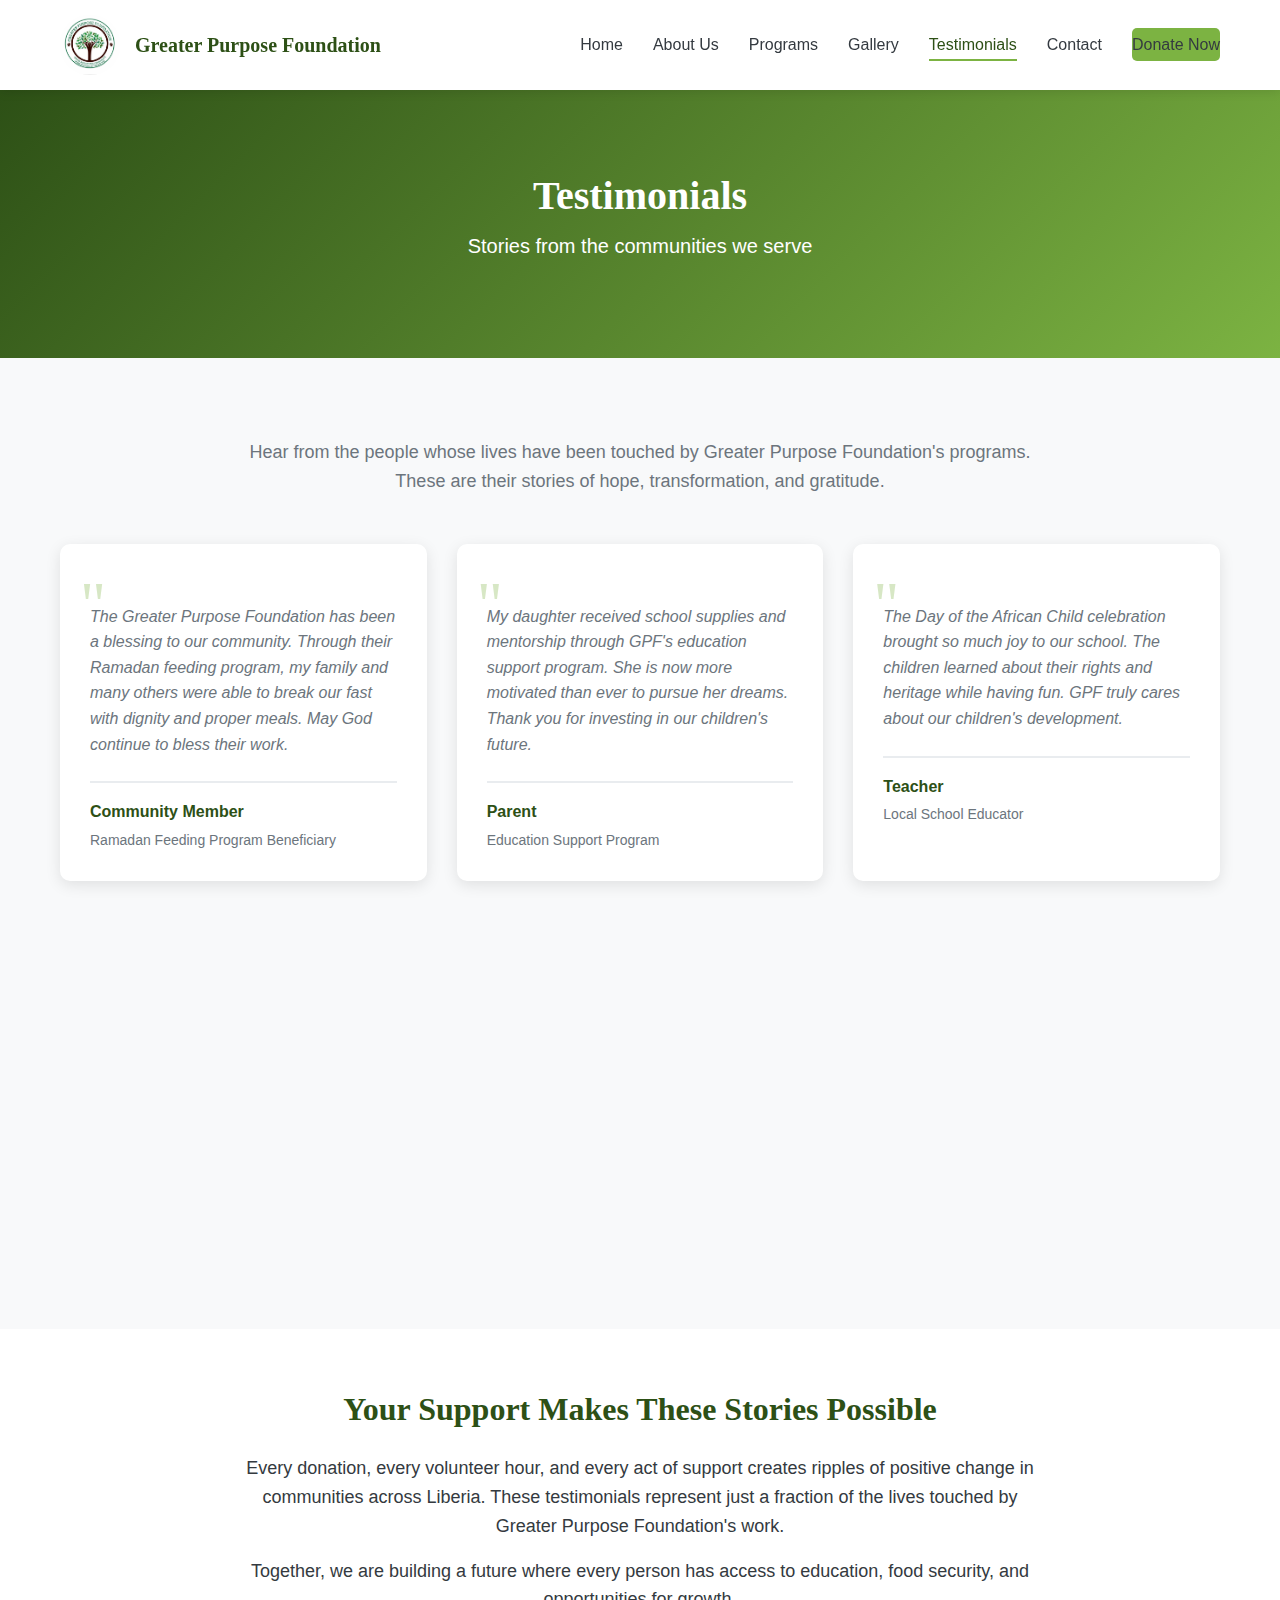
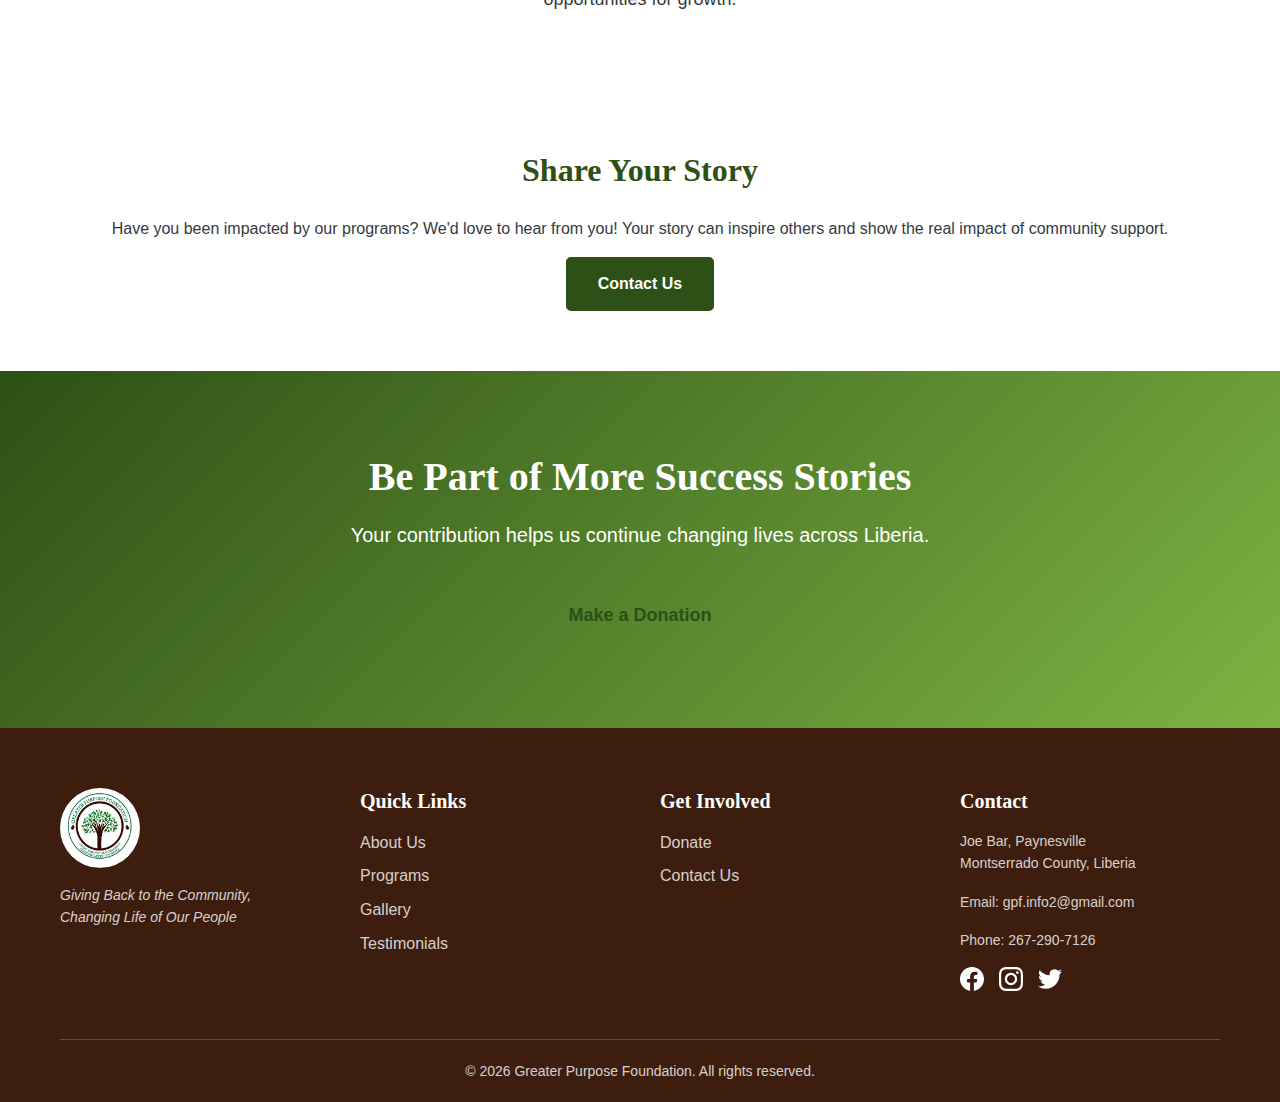
<file: testimonials.html>
<!DOCTYPE html>
<html lang="en">
<head>
    <meta charset="UTF-8">
    <meta name="viewport" content="width=device-width, initial-scale=1.0">
    <meta name="description" content="Read testimonials from people we've helped and communities we've served.">
    <title>Testimonials - Greater Purpose Foundation</title>
    <link rel="stylesheet" href="styles.css">
    <link rel="icon" type="image/x-icon" href="images/logo.jpeg">
</head>
<body>
    <!-- Navigation -->
    <nav class="navbar">
        <div class="container">
            <div class="nav-wrapper">
                <a href="index.html" class="logo">
                    <img src="images/logo.jpeg" alt="GPF Logo">
                    <span class="logo-text">Greater Purpose Foundation</span>
                </a>
                <button class="mobile-menu-toggle" aria-label="Toggle menu">
                    <span></span>
                    <span></span>
                    <span></span>
                </button>
                <ul class="nav-menu">
                    <li><a href="index.html">Home</a></li>
                    <li><a href="about.html">About Us</a></li>
                    <li><a href="programs.html">Programs</a></li>
                    <li><a href="gallery.html">Gallery</a></li>
                    <li><a href="testimonials.html" class="active">Testimonials</a></li>
                    <li><a href="contact.html">Contact</a></li>
                    <li><a href="donate.html" class="btn-donate">Donate Now</a></li>
                </ul>
            </div>
        </div>
    </nav>

    <!-- Page Header -->
    <section class="page-header">
        <div class="container">
            <h1>Testimonials</h1>
            <p>Stories from the communities we serve</p>
        </div>
    </section>

    <!-- Testimonials Section -->
    <section class="testimonials-section">
        <div class="container">
            <p class="section-intro">Hear from the people whose lives have been touched by Greater Purpose Foundation's programs. These are their stories of hope, transformation, and gratitude.</p>
            
            <!-- EDIT: Replace these placeholder testimonials with real testimonies -->
            <!-- To add a new testimonial, copy the testimonial-card div and fill in the details -->
            
            <div class="testimonials-grid">
                <!-- Testimonial 1 -->
                <div class="testimonial-card">
                    <div class="testimonial-quote">"</div>
                    <p class="testimonial-text">The Greater Purpose Foundation has been a blessing to our community. Through their Ramadan feeding program, my family and many others were able to break our fast with dignity and proper meals. May God continue to bless their work.</p>
                    <div class="testimonial-author">
                        <p class="author-name">Community Member</p>
                        <p class="author-role">Ramadan Feeding Program Beneficiary</p>
                    </div>
                </div>

                <!-- Testimonial 2 -->
                <div class="testimonial-card">
                    <div class="testimonial-quote">"</div>
                    <p class="testimonial-text">My daughter received school supplies and mentorship through GPF's education support program. She is now more motivated than ever to pursue her dreams. Thank you for investing in our children's future.</p>
                    <div class="testimonial-author">
                        <p class="author-name">Parent</p>
                        <p class="author-role">Education Support Program</p>
                    </div>
                </div>

                <!-- Testimonial 3 -->
                <div class="testimonial-card">
                    <div class="testimonial-quote">"</div>
                    <p class="testimonial-text">The Day of the African Child celebration brought so much joy to our school. The children learned about their rights and heritage while having fun. GPF truly cares about our children's development.</p>
                    <div class="testimonial-author">
                        <p class="author-name">Teacher</p>
                        <p class="author-role">Local School Educator</p>
                    </div>
                </div>

                <!-- Testimonial 4 -->
                <div class="testimonial-card">
                    <div class="testimonial-quote">"</div>
                    <p class="testimonial-text">During difficult times, GPF provided food assistance to my family. The rice, vegetables, and other supplies helped us get through a very challenging period. We are forever grateful.</p>
                    <div class="testimonial-author">
                        <p class="author-name">Community Member</p>
                        <p class="author-role">Food Distribution Program Beneficiary</p>
                    </div>
                </div>

                <!-- Testimonial 5 -->
                <div class="testimonial-card">
                    <div class="testimonial-quote">"</div>
                    <p class="testimonial-text">The women's empowerment program gave me confidence to participate in community decisions. I learned about my rights and the importance of civic engagement. Now I encourage other women to get involved too.</p>
                    <div class="testimonial-author">
                        <p class="author-name">Community Leader</p>
                        <p class="author-role">Women Empowerment Program Participant</p>
                    </div>
                </div>

                <!-- Testimonial 6 -->
                <div class="testimonial-card">
                    <div class="testimonial-quote">"</div>
                    <p class="testimonial-text">Seeing my children's faces light up during the Christmas gift distribution was priceless. GPF brought joy and hope to our community when we needed it most. They truly understand what it means to give back.</p>
                    <div class="testimonial-author">
                        <p class="author-name">Parent</p>
                        <p class="author-role">Holiday Program Beneficiary</p>
                    </div>
                </div>
            </div>
        </div>
    </section>

    <!-- Impact Statement -->
    <section class="impact-statement">
        <div class="container">
            <h2>Your Support Makes These Stories Possible</h2>
            <p>Every donation, every volunteer hour, and every act of support creates ripples of positive change in communities across Liberia. These testimonials represent just a fraction of the lives touched by Greater Purpose Foundation's work.</p>
            <p>Together, we are building a future where every person has access to education, food security, and opportunities for growth.</p>
        </div>
    </section>

    <!-- How to Share Your Story -->
    <section class="share-story">
        <div class="container">
            <h2>Share Your Story</h2>
            <p>Have you been impacted by our programs? We'd love to hear from you! Your story can inspire others and show the real impact of community support.</p>
            <a href="contact.html" class="btn btn-primary">Contact Us</a>
        </div>
    </section>

    <!-- Call to Action -->
    <section class="cta">
        <div class="container">
            <h2>Be Part of More Success Stories</h2>
            <p>Your contribution helps us continue changing lives across Liberia.</p>
            <a href="donate.html" class="btn btn-large">Make a Donation</a>
        </div>
    </section>

    <!-- Footer -->
    <footer class="footer">
        <div class="container">
            <div class="footer-grid">
                <div class="footer-col">
                    <img src="images/logo.jpeg" alt="GPF Logo" class="footer-logo">
                    <p class="footer-tagline">Giving Back to the Community,<br>Changing Life of Our People</p>
                </div>
                <div class="footer-col">
                    <h4>Quick Links</h4>
                    <ul>
                        <li><a href="about.html">About Us</a></li>
                        <li><a href="programs.html">Programs</a></li>
                        <li><a href="gallery.html">Gallery</a></li>
                        <li><a href="testimonials.html">Testimonials</a></li>
                    </ul>
                </div>
                <div class="footer-col">
                    <h4>Get Involved</h4>
                    <ul>
                        <li><a href="donate.html">Donate</a></li>
                        <li><a href="contact.html">Contact Us</a></li>
                    </ul>
                </div>
                <div class="footer-col">
                    <h4>Contact</h4>
                    <p>Joe Bar, Paynesville<br>Montserrado County, Liberia</p>
                    <p>Email: <a href="mailto:gpf.info2@gmail.com">gpf.info2@gmail.com</a></p>
                    <p>Phone: <a href="tel:+2672907126">267-290-7126</a></p>
                    <div class="social-links">
                        <!-- EDIT: Add your social media links -->
                        <a href="#" aria-label="Facebook"><svg width="24" height="24" fill="currentColor"><use href="#facebook-icon"></use></svg></a>
                        <a href="#" aria-label="Instagram"><svg width="24" height="24" fill="currentColor"><use href="#instagram-icon"></use></svg></a>
                        <a href="#" aria-label="Twitter"><svg width="24" height="24" fill="currentColor"><use href="#twitter-icon"></use></svg></a>
                    </div>
                </div>
            </div>
            <div class="footer-bottom">
                <p>&copy; 2026 Greater Purpose Foundation. All rights reserved.</p>
            </div>
        </div>
    </footer>

    <!-- Hidden SVG Icons -->
    <svg style="display: none;">
        <symbol id="facebook-icon" viewBox="0 0 24 24">
            <path d="M24 12.073c0-6.627-5.373-12-12-12s-12 5.373-12 12c0 5.99 4.388 10.954 10.125 11.854v-8.385H7.078v-3.47h3.047V9.43c0-3.007 1.792-4.669 4.533-4.669 1.312 0 2.686.235 2.686.235v2.953H15.83c-1.491 0-1.956.925-1.956 1.874v2.25h3.328l-.532 3.47h-2.796v8.385C19.612 23.027 24 18.062 24 12.073z"/>
        </symbol>
        <symbol id="instagram-icon" viewBox="0 0 24 24">
            <path d="M12 2.163c3.204 0 3.584.012 4.85.07 3.252.148 4.771 1.691 4.919 4.919.058 1.265.069 1.645.069 4.849 0 3.205-.012 3.584-.069 4.849-.149 3.225-1.664 4.771-4.919 4.919-1.266.058-1.644.07-4.85.07-3.204 0-3.584-.012-4.849-.07-3.26-.149-4.771-1.699-4.919-4.92-.058-1.265-.07-1.644-.07-4.849 0-3.204.013-3.583.07-4.849.149-3.227 1.664-4.771 4.919-4.919 1.266-.057 1.645-.069 4.849-.069zm0-2.163c-3.259 0-3.667.014-4.947.072-4.358.2-6.78 2.618-6.98 6.98-.059 1.281-.073 1.689-.073 4.948 0 3.259.014 3.668.072 4.948.2 4.358 2.618 6.78 6.98 6.98 1.281.058 1.689.072 4.948.072 3.259 0 3.668-.014 4.948-.072 4.354-.2 6.782-2.618 6.979-6.98.059-1.28.073-1.689.073-4.948 0-3.259-.014-3.667-.072-4.947-.196-4.354-2.617-6.78-6.979-6.98-1.281-.059-1.69-.073-4.949-.073zm0 5.838c-3.403 0-6.162 2.759-6.162 6.162s2.759 6.163 6.162 6.163 6.162-2.759 6.162-6.163c0-3.403-2.759-6.162-6.162-6.162zm0 10.162c-2.209 0-4-1.79-4-4 0-2.209 1.791-4 4-4s4 1.791 4 4c0 2.21-1.791 4-4 4zm6.406-11.845c-.796 0-1.441.645-1.441 1.44s.645 1.44 1.441 1.44c.795 0 1.439-.645 1.439-1.44s-.644-1.44-1.439-1.44z"/>
        </symbol>
        <symbol id="twitter-icon" viewBox="0 0 24 24">
            <path d="M23.953 4.57a10 10 0 01-2.825.775 4.958 4.958 0 002.163-2.723c-.951.555-2.005.959-3.127 1.184a4.92 4.92 0 00-8.384 4.482C7.69 8.095 4.067 6.13 1.64 3.162a4.822 4.822 0 00-.666 2.475c0 1.71.87 3.213 2.188 4.096a4.904 4.904 0 01-2.228-.616v.06a4.923 4.923 0 003.946 4.827 4.996 4.996 0 01-2.212.085 4.936 4.936 0 004.604 3.417 9.867 9.867 0 01-6.102 2.105c-.39 0-.779-.023-1.17-.067a13.995 13.995 0 007.557 2.209c9.053 0 13.998-7.496 13.998-13.985 0-.21 0-.42-.015-.63A9.935 9.935 0 0024 4.59z"/>
        </symbol>
    </svg>

    <script src="script.js"></script>
</body>
</html>
</file>
<file: styles.css>
/* ====================================
   Greater Purpose Foundation Website
   Main Stylesheet
   ==================================== */

/* ====================================
   VARIABLES & RESET
   ==================================== */
:root {
    /* Brand Colors from Logo */
    --primary-green: #2D5016;
    --light-green: #7CB342;
    --dark-brown: #3D1E0E;
    --white: #ffffff;
    --off-white: #f8f9fa;
    --light-gray: #e9ecef;
    --gray: #6c757d;
    --dark-gray: #343a40;
    --black: #000000;
    
    /* Spacing */
    --container-width: 1200px;
    --section-padding: 80px 20px;
    --section-padding-mobile: 50px 20px;
    
    /* Typography */
    --font-primary: -apple-system, BlinkMacSystemFont, 'Segoe UI', Roboto, 'Helvetica Neue', Arial, sans-serif;
    --font-heading: 'Georgia', serif;
}

* {
    margin: 0;
    padding: 0;
    box-sizing: border-box;
}

html {
    scroll-behavior: smooth;
}

body {
    font-family: var(--font-primary);
    font-size: 16px;
    line-height: 1.6;
    color: var(--dark-gray);
    background-color: var(--white);
}

/* ====================================
   TYPOGRAPHY
   ==================================== */
h1, h2, h3, h4, h5, h6 {
    font-family: var(--font-heading);
    color: var(--primary-green);
    margin-bottom: 1rem;
    font-weight: 600;
    line-height: 1.3;
}

h1 { font-size: 2.5rem; }
h2 { font-size: 2rem; }
h3 { font-size: 1.5rem; }
h4 { font-size: 1.25rem; }
h5 { font-size: 1.125rem; }
h6 { font-size: 1rem; }

p {
    margin-bottom: 1rem;
}

a {
    color: var(--primary-green);
    text-decoration: none;
    transition: color 0.3s ease;
}

a:hover {
    color: var(--light-green);
}

img {
    max-width: 100%;
    height: auto;
    display: block;
}

ul {
    list-style: none;
}

/* ====================================
   UTILITY CLASSES
   ==================================== */
.container {
    max-width: var(--container-width);
    margin: 0 auto;
    padding: 0 20px;
}

.text-center {
    text-align: center;
}

.section-intro {
    font-size: 1.125rem;
    text-align: center;
    max-width: 800px;
    margin: 0 auto 3rem;
    color: var(--gray);
}

/* ====================================
   BUTTONS
   ==================================== */
.btn {
    display: inline-block;
    padding: 12px 30px;
    border-radius: 5px;
    font-weight: 600;
    text-align: center;
    cursor: pointer;
    transition: all 0.3s ease;
    border: 2px solid transparent;
    font-size: 1rem;
}

.btn-primary {
    background-color: var(--primary-green);
    color: var(--white);
    border-color: var(--primary-green);
}

.btn-primary:hover {
    background-color: var(--light-green);
    border-color: var(--light-green);
    transform: translateY(-2px);
    box-shadow: 0 4px 12px rgba(45, 80, 22, 0.3);
}

.btn-secondary {
    background-color: transparent;
    color: var(--white);
    border-color: var(--white);
}

.btn-secondary:hover {
    background-color: var(--white);
    color: var(--primary-green);
}

.btn-outline {
    background-color: transparent;
    color: var(--primary-green);
    border-color: var(--primary-green);
}

.btn-outline:hover {
    background-color: var(--primary-green);
    color: var(--white);
}

.btn-large {
    padding: 16px 40px;
    font-size: 1.125rem;
}

.btn-paypal {
    background-color: #0070ba;
    color: var(--white);
    border: none;
    padding: 12px 30px;
    border-radius: 5px;
    font-weight: 600;
    cursor: pointer;
    transition: all 0.3s ease;
    width: 100%;
}

.btn-paypal:hover {
    background-color: #005a94;
    transform: translateY(-2px);
    box-shadow: 0 4px 12px rgba(0, 112, 186, 0.3);
}

/* ====================================
   NAVIGATION
   ==================================== */
.navbar {
    background-color: var(--white);
    box-shadow: 0 2px 10px rgba(0,0,0,0.1);
    position: sticky;
    top: 0;
    z-index: 1000;
}

.nav-wrapper {
    display: flex;
    justify-content: space-between;
    align-items: center;
    padding: 15px 0;
}

.logo {
    display: flex;
    align-items: center;
    gap: 15px;
    font-size: 1.25rem;
    font-weight: 700;
    color: var(--primary-green);
}

.logo img {
    width: 60px;
    height: 60px;
    border-radius: 50%;
    object-fit: cover;
}

.logo-text {
    font-family: var(--font-heading);
}

.nav-menu {
    display: flex;
    align-items: center;
    gap: 30px;
}

.nav-menu li {
    list-style: none;
}

.nav-menu a {
    color: var(--dark-gray);
    font-weight: 500;
    padding: 8px 0;
    position: relative;
}

.nav-menu a::after {
    content: '';
    position: absolute;
    bottom: 0;
    left: 0;
    width: 0;
    height: 2px;
    background-color: var(--light-green);
    transition: width 0.3s ease;
}

.nav-menu a:hover::after,
.nav-menu a.active::after {
    width: 100%;
}

.nav-menu a.active {
    color: var(--primary-green);
}

.btn-donate {
    background-color: var(--light-green);
    color: var(--white);
    padding: 10px 25px;
    border-radius: 5px;
}

.btn-donate:hover {
    background-color: var(--primary-green);
}

.btn-donate::after {
    display: none;
}

/* Mobile Menu Toggle */
.mobile-menu-toggle {
    display: none;
    flex-direction: column;
    gap: 5px;
    background: none;
    border: none;
    cursor: pointer;
}

.mobile-menu-toggle span {
    width: 25px;
    height: 3px;
    background-color: var(--primary-green);
    transition: all 0.3s ease;
}

/* ====================================
   HERO SECTION
   ==================================== */
.hero {
    position: relative;
    background: linear-gradient(135deg, var(--primary-green) 0%, var(--dark-brown) 100%);
    color: var(--white);
    padding: 120px 20px;
    text-align: center;
    overflow: hidden;
}

.hero-overlay {
    position: absolute;
    top: 0;
    left: 0;
    right: 0;
    bottom: 0;
    background: url('images/community-outreach.jpeg') center/cover;
    opacity: 0.15;
}

.hero-content {
    position: relative;
    z-index: 1;
    max-width: 900px;
    margin: 0 auto;
}

.hero h1 {
    color: var(--white);
    font-size: 3rem;
    margin-bottom: 1rem;
}

.hero-subtitle {
    font-size: 1.5rem;
    font-weight: 600;
    margin-bottom: 1.5rem;
}

.hero-description {
    font-size: 1.125rem;
    margin-bottom: 2rem;
    line-height: 1.8;
}

.hero-buttons {
    display: flex;
    gap: 20px;
    justify-content: center;
    flex-wrap: wrap;
}

/* ====================================
   SECTIONS
   ==================================== */
section {
    padding: var(--section-padding);
}

.page-header {
    background: linear-gradient(135deg, var(--primary-green) 0%, var(--light-green) 100%);
    color: var(--white);
    text-align: center;
    padding: 80px 20px;
}

.page-header h1 {
    color: var(--white);
    margin-bottom: 0.5rem;
}

.page-header p {
    font-size: 1.25rem;
}

/* ====================================
   IMPACT STATS
   ==================================== */
.impact-stats {
    background-color: var(--off-white);
    padding: 60px 20px;
}

.stats-grid {
    display: grid;
    grid-template-columns: repeat(auto-fit, minmax(250px, 1fr));
    gap: 30px;
    text-align: center;
}

.stat-item h3 {
    font-size: 3rem;
    color: var(--light-green);
    margin-bottom: 0.5rem;
}

.stat-item p {
    font-size: 1.125rem;
    color: var(--gray);
    margin: 0;
}

/* ====================================
   MISSION SECTION
   ==================================== */
.mission {
    background-color: var(--white);
}

.mission h2 {
    text-align: center;
    margin-bottom: 1rem;
}

.mission-grid {
    display: grid;
    grid-template-columns: repeat(auto-fit, minmax(280px, 1fr));
    gap: 40px;
    margin-top: 3rem;
}

.mission-item {
    text-align: center;
    padding: 30px;
    border-radius: 10px;
    transition: all 0.3s ease;
}

.mission-item:hover {
    transform: translateY(-10px);
    box-shadow: 0 10px 30px rgba(0,0,0,0.1);
}

.mission-icon {
    margin-bottom: 1rem;
    color: var(--light-green);
}

.mission-icon svg {
    width: 60px;
    height: 60px;
    stroke: var(--light-green);
}

/* ====================================
   PROGRAMS
   ==================================== */
.featured-programs {
    background-color: var(--off-white);
}

.featured-programs h2 {
    text-align: center;
    margin-bottom: 1rem;
}

.programs-grid {
    display: grid;
    grid-template-columns: repeat(auto-fit, minmax(300px, 1fr));
    gap: 30px;
    margin-bottom: 3rem;
}

.program-card {
    background-color: var(--white);
    border-radius: 10px;
    overflow: hidden;
    box-shadow: 0 4px 15px rgba(0,0,0,0.1);
    transition: all 0.3s ease;
}

.program-card:hover {
    transform: translateY(-10px);
    box-shadow: 0 10px 30px rgba(0,0,0,0.15);
}

.program-card img {
    width: 100%;
    height: 250px;
    object-fit: cover;
}

.program-content {
    padding: 25px;
}

.program-content h3 {
    margin-bottom: 1rem;
}

.program-content p {
    color: var(--gray);
    margin-bottom: 1.5rem;
}

/* ====================================
   PROGRAM DETAIL PAGES
   ==================================== */
.programs-section {
    background-color: var(--white);
}

.program-detail {
    margin-bottom: 80px;
    padding-bottom: 80px;
    border-bottom: 2px solid var(--light-gray);
}

.program-detail:last-child {
    border-bottom: none;
}

.program-detail-content {
    display: grid;
    grid-template-columns: 1fr 1fr;
    gap: 50px;
    align-items: start;
}

.program-detail-content.reverse {
    direction: rtl;
}

.program-detail-content.reverse > * {
    direction: ltr;
}

.program-tag {
    display: inline-block;
    background-color: var(--light-green);
    color: var(--white);
    padding: 5px 15px;
    border-radius: 20px;
    font-size: 0.875rem;
    margin-bottom: 1rem;
}

.program-detail-text h3 {
    margin-top: 1.5rem;
    margin-bottom: 1rem;
}

.program-detail-text ul {
    list-style: disc;
    padding-left: 20px;
    margin-bottom: 1.5rem;
}

.program-detail-text li {
    margin-bottom: 0.5rem;
    color: var(--gray);
}

.program-actions {
    display: flex;
    gap: 15px;
    flex-wrap: wrap;
    margin-top: 2rem;
}

.program-detail-image img {
    width: 100%;
    height: 400px;
    object-fit: cover;
    border-radius: 10px;
    box-shadow: 0 4px 15px rgba(0,0,0,0.1);
}

/* ====================================
   GALLERY
   ==================================== */
.gallery-section {
    background-color: var(--white);
}

.gallery-grid {
    display: grid;
    grid-template-columns: repeat(auto-fill, minmax(350px, 1fr));
    gap: 25px;
}

.gallery-item {
    position: relative;
    overflow: hidden;
    border-radius: 10px;
    cursor: pointer;
    aspect-ratio: 4/3;
}

.gallery-item img {
    width: 100%;
    height: 100%;
    object-fit: cover;
    transition: transform 0.3s ease;
}

.gallery-item:hover img {
    transform: scale(1.1);
}

.gallery-overlay {
    position: absolute;
    bottom: 0;
    left: 0;
    right: 0;
    background: linear-gradient(to top, rgba(0,0,0,0.8) 0%, transparent 100%);
    color: var(--white);
    padding: 20px;
    transform: translateY(100%);
    transition: transform 0.3s ease;
}

.gallery-item:hover .gallery-overlay {
    transform: translateY(0);
}

.gallery-overlay h3 {
    color: var(--white);
    font-size: 1.25rem;
    margin-bottom: 0.5rem;
}

.gallery-overlay p {
    font-size: 0.875rem;
    margin: 0;
}

.gallery-impact {
    background-color: var(--off-white);
    padding: 60px 20px;
    text-align: center;
}

.gallery-impact h2 {
    margin-bottom: 1.5rem;
}

.gallery-impact p {
    max-width: 800px;
    margin: 0 auto 1rem;
    font-size: 1.125rem;
    color: var(--gray);
}

/* Lightbox */
.lightbox {
    display: none;
    position: fixed;
    z-index: 2000;
    top: 0;
    left: 0;
    width: 100%;
    height: 100%;
    background-color: rgba(0,0,0,0.9);
}

.lightbox-content {
    margin: auto;
    display: block;
    max-width: 90%;
    max-height: 80%;
    position: absolute;
    top: 50%;
    left: 50%;
    transform: translate(-50%, -50%);
}

.lightbox-close {
    position: absolute;
    top: 20px;
    right: 40px;
    color: var(--white);
    font-size: 40px;
    font-weight: bold;
    cursor: pointer;
}

.lightbox-caption {
    position: absolute;
    bottom: 20px;
    left: 50%;
    transform: translateX(-50%);
    color: var(--white);
    text-align: center;
    font-size: 1.125rem;
}

/* ====================================
   TESTIMONIALS
   ==================================== */
.testimonials-section {
    background-color: var(--off-white);
}

.testimonials-grid {
    display: grid;
    grid-template-columns: repeat(auto-fit, minmax(350px, 1fr));
    gap: 30px;
}

.testimonial-card {
    background-color: var(--white);
    padding: 30px;
    border-radius: 10px;
    box-shadow: 0 4px 15px rgba(0,0,0,0.1);
    position: relative;
}

.testimonial-quote {
    font-size: 4rem;
    color: var(--light-green);
    opacity: 0.3;
    position: absolute;
    top: 10px;
    left: 20px;
    font-family: Georgia, serif;
}

.testimonial-text {
    font-style: italic;
    color: var(--gray);
    margin-bottom: 1.5rem;
    padding-top: 30px;
}

.testimonial-author {
    border-top: 2px solid var(--light-gray);
    padding-top: 1rem;
}

.author-name {
    font-weight: 600;
    color: var(--primary-green);
    margin-bottom: 0.25rem;
}

.author-role {
    font-size: 0.875rem;
    color: var(--gray);
    margin: 0;
}

.impact-statement,
.share-story {
    background-color: var(--white);
    text-align: center;
    padding: 60px 20px;
}

.impact-statement h2,
.share-story h2 {
    margin-bottom: 1.5rem;
}

.impact-statement p {
    max-width: 800px;
    margin: 0 auto 1rem;
    font-size: 1.125rem;
}

/* ====================================
   DONATION PAGE
   ==================================== */
.donation-info {
    background-color: var(--white);
    text-align: center;
}

.donation-info h2 {
    margin-bottom: 1rem;
}

.donation-impact {
    display: grid;
    grid-template-columns: repeat(auto-fit, minmax(250px, 1fr));
    gap: 30px;
    margin-top: 3rem;
}

.impact-item {
    padding: 30px;
    background-color: var(--off-white);
    border-radius: 10px;
}

.impact-item h3 {
    font-size: 2.5rem;
    color: var(--light-green);
    margin-bottom: 1rem;
}

.impact-item p {
    color: var(--gray);
    margin: 0;
}

.donation-programs {
    background-color: var(--off-white);
}

.donation-programs h2 {
    text-align: center;
    margin-bottom: 1rem;
}

.donation-cards {
    display: grid;
    grid-template-columns: repeat(auto-fill, minmax(320px, 1fr));
    gap: 30px;
}

.donation-card {
    background-color: var(--white);
    padding: 30px;
    border-radius: 10px;
    box-shadow: 0 4px 15px rgba(0,0,0,0.1);
}

.donation-card h3 {
    margin-bottom: 1rem;
}

.donation-card p {
    color: var(--gray);
    margin-bottom: 1.5rem;
}

.donation-methods {
    margin-top: 1rem;
}

.alternative-donations {
    background-color: var(--white);
}

.alternative-donations h2 {
    text-align: center;
    margin-bottom: 1rem;
}

.alternative-methods {
    display: grid;
    grid-template-columns: repeat(auto-fit, minmax(300px, 1fr));
    gap: 30px;
    margin-top: 3rem;
}

.method-card {
    text-align: center;
    padding: 30px;
    background-color: var(--off-white);
    border-radius: 10px;
}

.method-icon {
    margin-bottom: 1rem;
    color: var(--primary-green);
}

.method-icon svg {
    width: 60px;
    height: 60px;
    stroke: var(--primary-green);
}

.method-detail {
    font-size: 1.25rem;
    font-weight: 600;
    color: var(--primary-green);
    margin: 1rem 0;
}

.method-note {
    font-size: 0.875rem;
    color: var(--gray);
    font-style: italic;
}

.tax-info,
.thank-you {
    background-color: var(--off-white);
    padding: 60px 20px;
}

.tax-info h2,
.thank-you h2 {
    text-align: center;
    margin-bottom: 1.5rem;
}

.info-content {
    max-width: 800px;
    margin: 0 auto;
}

/* ====================================
   CONTACT PAGE
   ==================================== */
.contact-section {
    background-color: var(--white);
}

.contact-grid {
    display: grid;
    grid-template-columns: 1fr 1fr;
    gap: 60px;
}

.contact-info h2,
.contact-form-wrapper h2 {
    margin-bottom: 1rem;
}

.contact-details {
    margin-top: 2rem;
}

.contact-item {
    display: flex;
    gap: 20px;
    margin-bottom: 2rem;
}

.contact-icon {
    min-width: 50px;
    color: var(--primary-green);
}

.contact-icon svg {
    width: 50px;
    height: 50px;
    stroke: var(--primary-green);
}

.contact-text h3 {
    font-size: 1.125rem;
    margin-bottom: 0.5rem;
}

.contact-text p {
    margin: 0;
    color: var(--gray);
}

.small-text {
    font-size: 0.875rem;
}

.contact-social {
    display: flex;
    gap: 10px;
    flex-wrap: wrap;
}

.social-btn {
    display: inline-block;
    padding: 8px 16px;
    background-color: var(--primary-green);
    color: var(--white);
    border-radius: 5px;
    font-size: 0.875rem;
    transition: all 0.3s ease;
}

.social-btn:hover {
    background-color: var(--light-green);
    transform: translateY(-2px);
}

/* Contact Form */
.contact-form {
    margin-top: 2rem;
}

.form-group {
    margin-bottom: 1.5rem;
}

.form-group label {
    display: block;
    margin-bottom: 0.5rem;
    font-weight: 600;
    color: var(--dark-gray);
}

.form-group input,
.form-group select,
.form-group textarea {
    width: 100%;
    padding: 12px;
    border: 2px solid var(--light-gray);
    border-radius: 5px;
    font-family: var(--font-primary);
    font-size: 1rem;
    transition: border-color 0.3s ease;
}

.form-group input:focus,
.form-group select:focus,
.form-group textarea:focus {
    outline: none;
    border-color: var(--light-green);
}

.btn-submit {
    width: 100%;
    margin-top: 1rem;
}

.quick-actions {
    background-color: var(--off-white);
}

.quick-actions h2 {
    text-align: center;
    margin-bottom: 3rem;
}

.actions-grid {
    display: grid;
    grid-template-columns: repeat(auto-fit, minmax(300px, 1fr));
    gap: 30px;
}

.action-card {
    text-align: center;
    padding: 30px;
    background-color: var(--white);
    border-radius: 10px;
    box-shadow: 0 4px 15px rgba(0,0,0,0.1);
}

.action-card h3 {
    margin-bottom: 1rem;
}

.action-card p {
    color: var(--gray);
    margin-bottom: 1.5rem;
}

/* ====================================
   ABOUT PAGE
   ==================================== */
.our-story {
    background-color: var(--white);
}

.content-grid {
    display: grid;
    grid-template-columns: 1fr 1fr;
    gap: 50px;
    align-items: center;
}

.content-text p {
    margin-bottom: 1.5rem;
}

.content-image img {
    width: 100%;
    border-radius: 10px;
    box-shadow: 0 4px 15px rgba(0,0,0,0.1);
}

.mission-vision {
    background-color: var(--off-white);
}

.mv-grid {
    display: grid;
    grid-template-columns: 1fr 1fr;
    gap: 40px;
}

.mv-card {
    background-color: var(--white);
    padding: 40px;
    border-radius: 10px;
    box-shadow: 0 4px 15px rgba(0,0,0,0.1);
}

.mv-card h2 {
    margin-bottom: 1.5rem;
}

.mv-card ul {
    list-style: disc;
    padding-left: 20px;
}

.mv-card li {
    margin-bottom: 0.75rem;
    color: var(--gray);
}

.core-values {
    background-color: var(--white);
}

.core-values h2 {
    text-align: center;
    margin-bottom: 3rem;
}

.values-grid {
    display: grid;
    grid-template-columns: repeat(auto-fit, minmax(280px, 1fr));
    gap: 30px;
}

.value-item {
    text-align: center;
    padding: 30px;
    border-radius: 10px;
    transition: all 0.3s ease;
}

.value-item:hover {
    background-color: var(--off-white);
    transform: translateY(-5px);
}

.value-icon {
    margin-bottom: 1rem;
    color: var(--light-green);
}

.value-icon svg {
    width: 60px;
    height: 60px;
    stroke: var(--light-green);
}

.who-we-serve {
    background-color: var(--off-white);
}

.who-we-serve h2 {
    text-align: center;
    margin-bottom: 1rem;
}

.serve-grid {
    display: grid;
    grid-template-columns: repeat(auto-fit, minmax(300px, 1fr));
    gap: 30px;
    margin-top: 3rem;
}

.serve-card {
    background-color: var(--white);
    padding: 30px;
    border-radius: 10px;
    box-shadow: 0 4px 15px rgba(0,0,0,0.1);
}

.serve-card h3 {
    margin-bottom: 1rem;
}

.serve-card p {
    color: var(--gray);
    margin: 0;
}

.location {
    background-color: var(--white);
}

.location h2 {
    text-align: center;
    margin-bottom: 3rem;
}

.location-content {
    display: grid;
    grid-template-columns: 1fr 1fr;
    gap: 50px;
    align-items: center;
}

.location-text p {
    margin-bottom: 1rem;
}

.location-image img {
    width: 100%;
    border-radius: 10px;
    box-shadow: 0 4px 15px rgba(0,0,0,0.1);
}

/* ====================================
   CALL TO ACTION
   ==================================== */
.cta {
    background: linear-gradient(135deg, var(--primary-green) 0%, var(--light-green) 100%);
    color: var(--white);
    text-align: center;
    padding: 80px 20px;
}

.cta h2 {
    color: var(--white);
    margin-bottom: 1rem;
    font-size: 2.5rem;
}

.cta p {
    font-size: 1.25rem;
    margin-bottom: 2rem;
}

/* ====================================
   FOOTER
   ==================================== */
.footer {
    background-color: var(--dark-brown);
    color: var(--white);
    padding: 60px 20px 20px;
}

.footer-grid {
    display: grid;
    grid-template-columns: repeat(auto-fit, minmax(250px, 1fr));
    gap: 40px;
    margin-bottom: 40px;
}

.footer-logo {
    width: 80px;
    height: 80px;
    border-radius: 50%;
    margin-bottom: 1rem;
}

.footer-tagline {
    font-style: italic;
    font-size: 0.875rem;
    line-height: 1.6;
}

.footer h4 {
    color: var(--white);
    margin-bottom: 1rem;
}

.footer ul {
    list-style: none;
}

.footer ul li {
    margin-bottom: 0.5rem;
}

.footer a {
    color: rgba(255, 255, 255, 0.8);
    transition: color 0.3s ease;
}

.footer a:hover {
    color: var(--white);
}

.footer p {
    color: rgba(255, 255, 255, 0.8);
    font-size: 0.875rem;
}

.social-links {
    display: flex;
    gap: 15px;
    margin-top: 1rem;
}

.social-links a {
    color: var(--white);
    transition: transform 0.3s ease;
}

.social-links a:hover {
    transform: translateY(-3px);
    color: var(--light-green);
}

.footer-bottom {
    text-align: center;
    padding-top: 20px;
    border-top: 1px solid rgba(255, 255, 255, 0.2);
}

.footer-bottom p {
    margin: 0;
    font-size: 0.875rem;
}

/* ====================================
   RESPONSIVE DESIGN
   ==================================== */
@media (max-width: 968px) {
    .nav-menu {
        position: fixed;
        left: -100%;
        top: 90px;
        flex-direction: column;
        background-color: var(--white);
        width: 100%;
        text-align: center;
        transition: left 0.3s ease;
        box-shadow: 0 10px 27px rgba(0, 0, 0, 0.05);
        padding: 20px 0;
        gap: 20px;
    }

    .nav-menu.active {
        left: 0;
    }

    .mobile-menu-toggle {
        display: flex;
    }

    .mobile-menu-toggle.active span:nth-child(1) {
        transform: rotate(45deg) translate(8px, 8px);
    }

    .mobile-menu-toggle.active span:nth-child(2) {
        opacity: 0;
    }

    .mobile-menu-toggle.active span:nth-child(3) {
        transform: rotate(-45deg) translate(7px, -7px);
    }

    .hero h1 {
        font-size: 2rem;
    }

    .hero-subtitle {
        font-size: 1.25rem;
    }

    .program-detail-content,
    .content-grid,
    .mv-grid,
    .location-content,
    .contact-grid {
        grid-template-columns: 1fr;
    }

    .program-detail-content.reverse {
        direction: ltr;
    }

    h1 { font-size: 2rem; }
    h2 { font-size: 1.75rem; }
}

@media (max-width: 640px) {
    section {
        padding: var(--section-padding-mobile);
    }

    .hero {
        padding: 80px 20px;
    }

    .hero h1 {
        font-size: 1.75rem;
    }

    .hero-buttons {
        flex-direction: column;
    }

    .logo-text {
        display: none;
    }

    .gallery-grid {
        grid-template-columns: 1fr;
    }

    .programs-grid,
    .donation-cards,
    .testimonials-grid {
        grid-template-columns: 1fr;
    }
}
</file>
